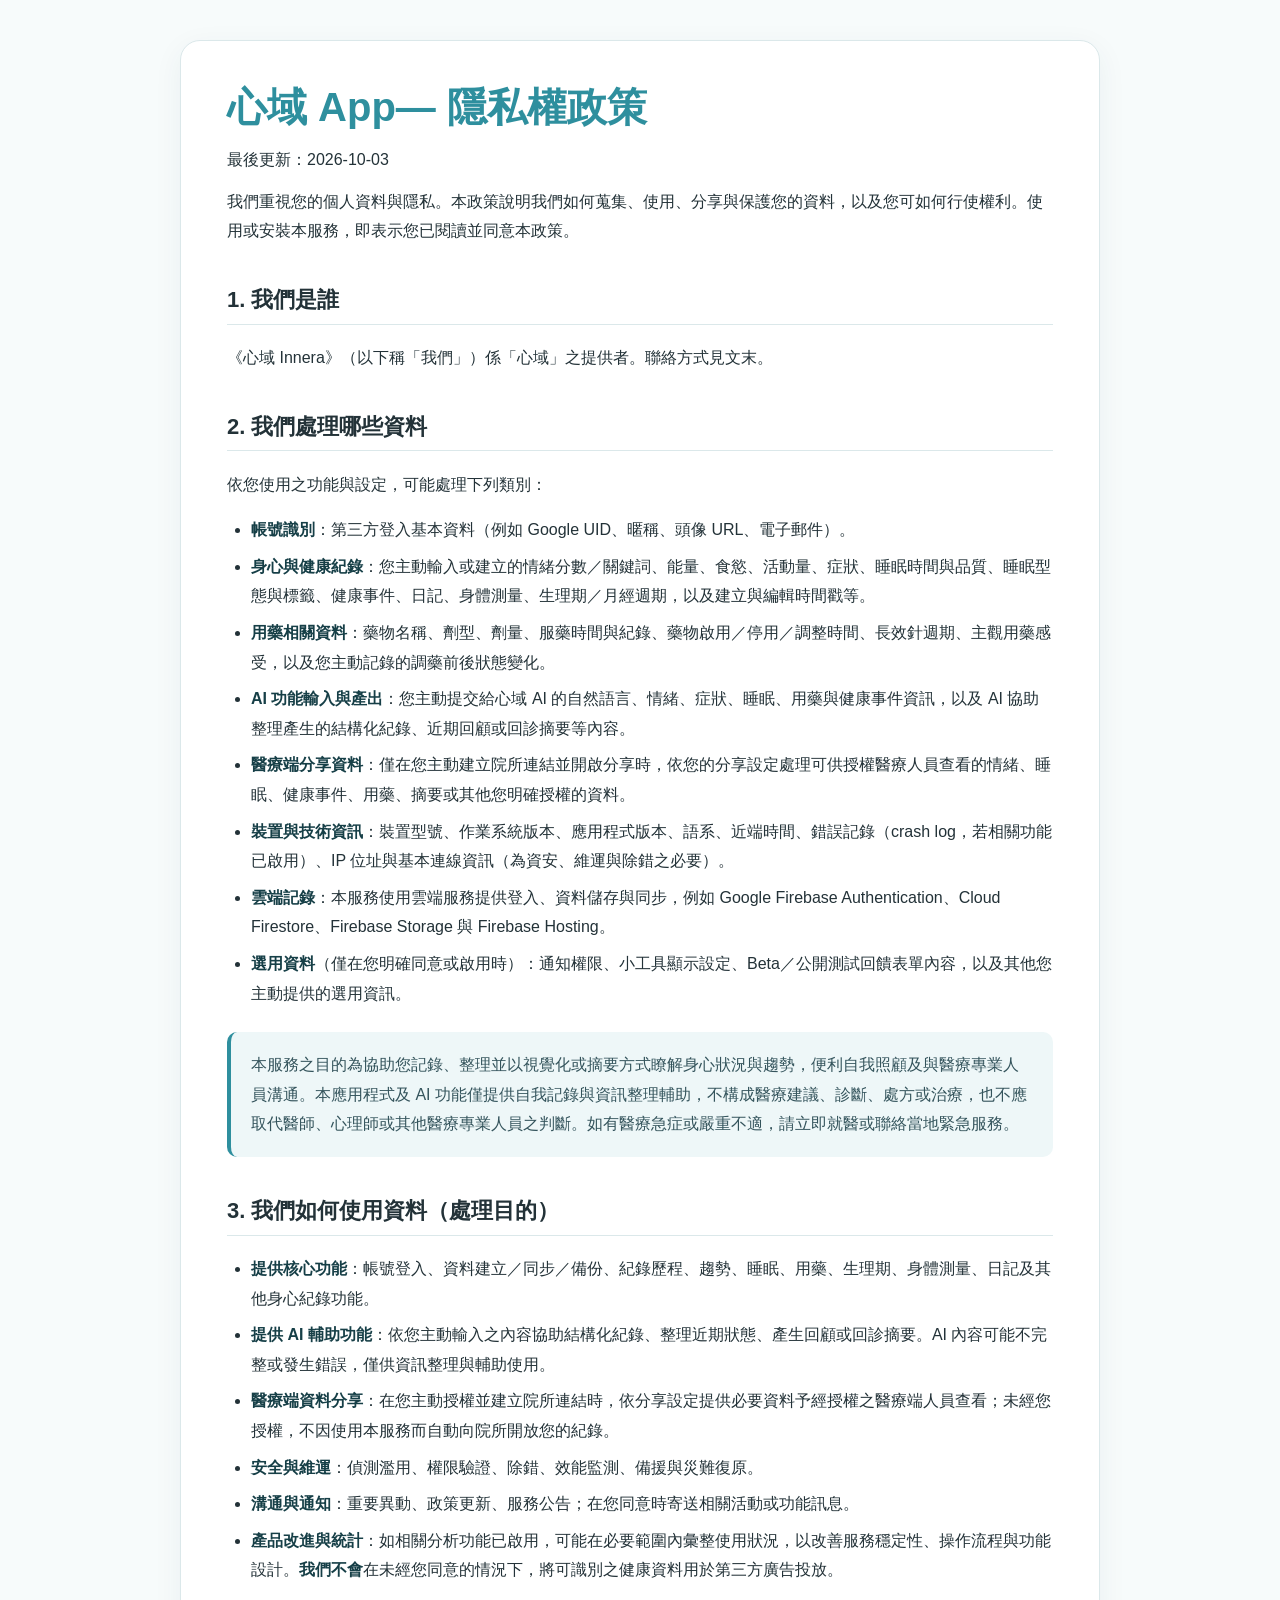
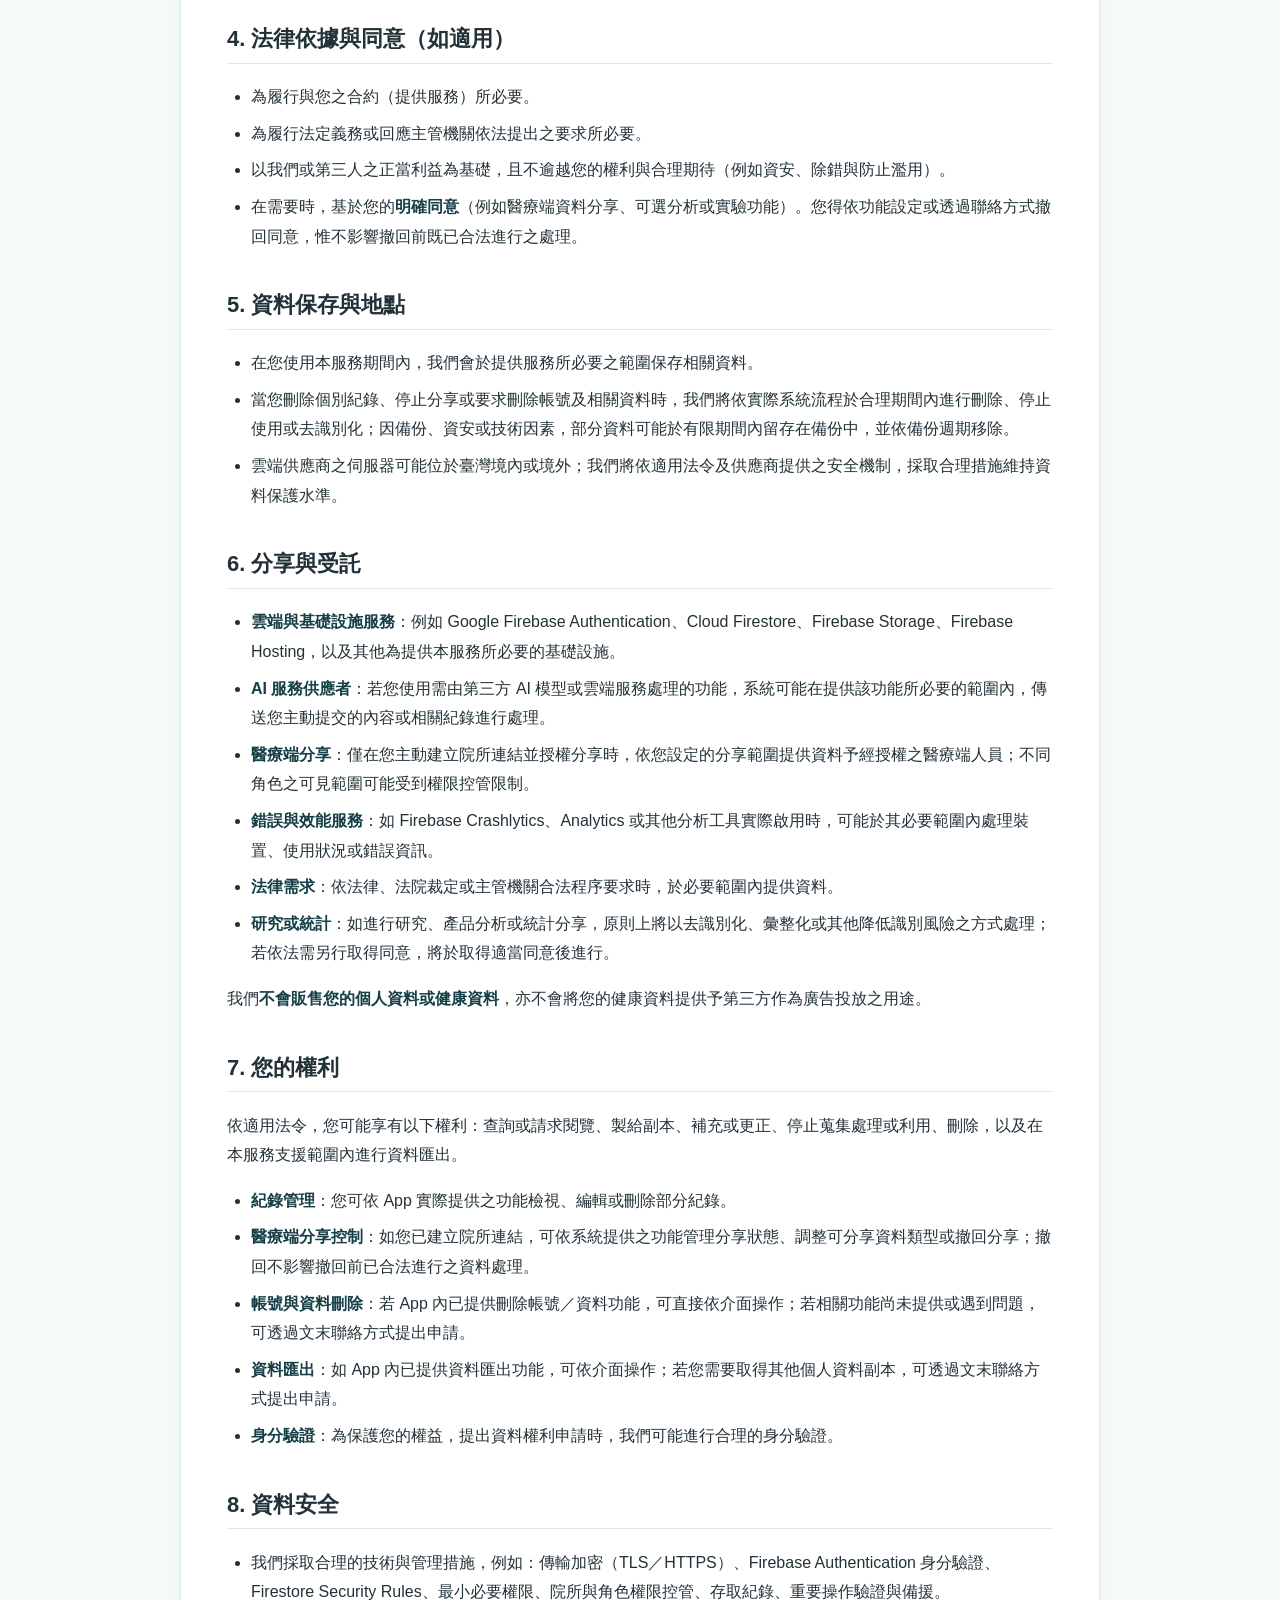
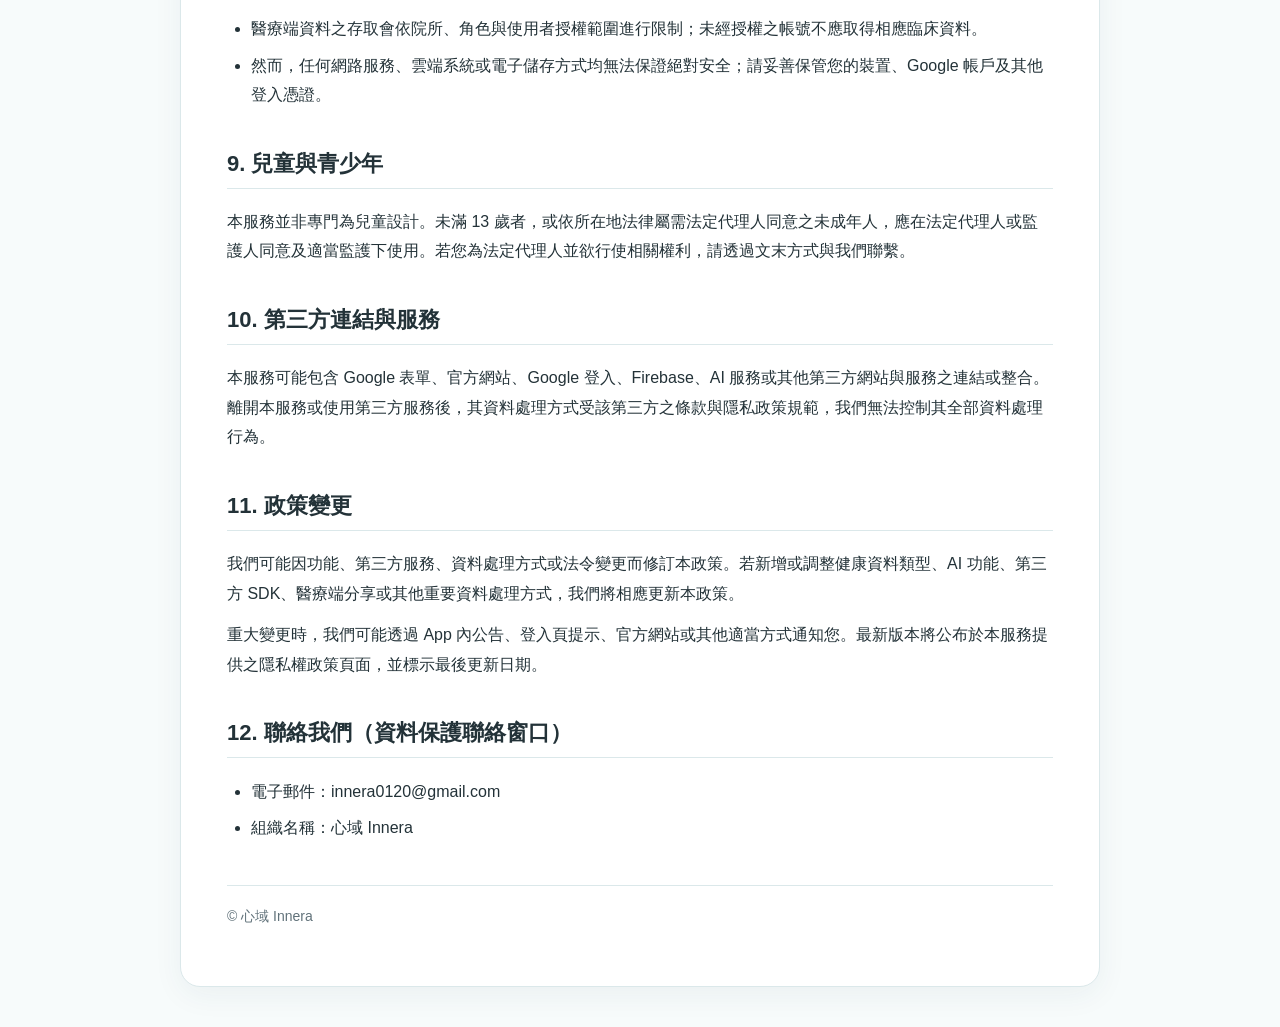
<file: privacy.html>
<!DOCTYPE html>
<html lang="zh-Hant">
<head>
  <meta charset="UTF-8">
  <meta name="viewport" content="width=device-width, initial-scale=1.0">
  <title>心域 Innera｜隱私權政策</title>
  <meta name="description" content="心域 Innera 隱私權政策">
  <style>
    :root {
      --bg: #f7fbfb;
      --card: #ffffff;
      --text: #233238;
      --muted: #61727a;
      --brand: #2e8f9e;
      --line: #dbe8ea;
      --quote: #eef7f8;
    }
    * { box-sizing: border-box; }
    body {
      margin: 0;
      background: var(--bg);
      color: var(--text);
      font-family: -apple-system, BlinkMacSystemFont, "Segoe UI",
                   "Noto Sans TC", "PingFang TC", "Microsoft JhengHei",
                   sans-serif;
      line-height: 1.85;
    }
    main {
      width: min(920px, calc(100% - 32px));
      margin: 40px auto;
      background: var(--card);
      border: 1px solid var(--line);
      border-radius: 20px;
      padding: 40px 46px 56px;
      box-shadow: 0 8px 30px rgba(30, 70, 80, .06);
    }
    h1 {
      margin: 0 0 8px;
      color: var(--brand);
      font-size: clamp(28px, 4vw, 40px);
      line-height: 1.3;
    }
    h2 {
      margin-top: 38px;
      padding-bottom: 8px;
      border-bottom: 1px solid var(--line);
      font-size: 22px;
      line-height: 1.45;
    }
    p, li { font-size: 16px; }
    p { margin: 12px 0; }
    ul { padding-left: 1.5rem; }
    li { margin: 7px 0; }
    strong { color: #163f47; }
    a {
      color: var(--brand);
      text-decoration-thickness: 1px;
      text-underline-offset: 3px;
    }
    blockquote {
      margin: 24px 0;
      padding: 18px 20px;
      background: var(--quote);
      border-left: 4px solid var(--brand);
      border-radius: 10px;
      color: #34545c;
    }
    footer {
      margin-top: 42px;
      padding-top: 18px;
      border-top: 1px solid var(--line);
      color: var(--muted);
      font-size: 14px;
    }
    @media (max-width: 640px) {
      main {
        width: 100%;
        margin: 0;
        border: 0;
        border-radius: 0;
        padding: 28px 20px 42px;
      }
      h2 { margin-top: 30px; }
    }
  </style>
</head>
<body>
  <main>
    <h1>心域 App— 隱私權政策</h1><p>最後更新：2026-10-03</p><p>我們重視您的個人資料與隱私。本政策說明我們如何蒐集、使用、分享與保護您的資料，以及您可如何行使權利。使用或安裝本服務，即表示您已閱讀並同意本政策。</p><h2>1. 我們是誰</h2><p>《心域 Innera》（以下稱「我們」）係「心域」之提供者。聯絡方式見文末。</p><h2>2. 我們處理哪些資料</h2><p>依您使用之功能與設定，可能處理下列類別：</p><ul><li><strong>帳號識別</strong>：第三方登入基本資料（例如 Google UID、暱稱、頭像 URL、電子郵件）。</li><li><strong>身心與健康紀錄</strong>：您主動輸入或建立的情緒分數／關鍵詞、能量、食慾、活動量、症狀、睡眠時間與品質、睡眠型態與標籤、健康事件、日記、身體測量、生理期／月經週期，以及建立與編輯時間戳等。</li><li><strong>用藥相關資料</strong>：藥物名稱、劑型、劑量、服藥時間與紀錄、藥物啟用／停用／調整時間、長效針週期、主觀用藥感受，以及您主動記錄的調藥前後狀態變化。</li><li><strong>AI 功能輸入與產出</strong>：您主動提交給心域 AI 的自然語言、情緒、症狀、睡眠、用藥與健康事件資訊，以及 AI 協助整理產生的結構化紀錄、近期回顧或回診摘要等內容。</li><li><strong>醫療端分享資料</strong>：僅在您主動建立院所連結並開啟分享時，依您的分享設定處理可供授權醫療人員查看的情緒、睡眠、健康事件、用藥、摘要或其他您明確授權的資料。</li><li><strong>裝置與技術資訊</strong>：裝置型號、作業系統版本、應用程式版本、語系、近端時間、錯誤記錄（crash log，若相關功能已啟用）、IP 位址與基本連線資訊（為資安、維運與除錯之必要）。</li><li><strong>雲端記錄</strong>：本服務使用雲端服務提供登入、資料儲存與同步，例如 Google Firebase Authentication、Cloud Firestore、Firebase Storage 與 Firebase Hosting。</li><li><strong>選用資料</strong>（僅在您明確同意或啟用時）：通知權限、小工具顯示設定、Beta／公開測試回饋表單內容，以及其他您主動提供的選用資訊。</li></ul><blockquote>本服務之目的為協助您記錄、整理並以視覺化或摘要方式瞭解身心狀況與趨勢，便利自我照顧及與醫療專業人員溝通。本應用程式及 AI 功能僅提供自我記錄與資訊整理輔助，不構成醫療建議、診斷、處方或治療，也不應取代醫師、心理師或其他醫療專業人員之判斷。如有醫療急症或嚴重不適，請立即就醫或聯絡當地緊急服務。</blockquote><h2>3. 我們如何使用資料（處理目的）</h2><ul><li><strong>提供核心功能</strong>：帳號登入、資料建立／同步／備份、紀錄歷程、趨勢、睡眠、用藥、生理期、身體測量、日記及其他身心紀錄功能。</li><li><strong>提供 AI 輔助功能</strong>：依您主動輸入之內容協助結構化紀錄、整理近期狀態、產生回顧或回診摘要。AI 內容可能不完整或發生錯誤，僅供資訊整理與輔助使用。</li><li><strong>醫療端資料分享</strong>：在您主動授權並建立院所連結時，依分享設定提供必要資料予經授權之醫療端人員查看；未經您授權，不因使用本服務而自動向院所開放您的紀錄。</li><li><strong>安全與維運</strong>：偵測濫用、權限驗證、除錯、效能監測、備援與災難復原。</li><li><strong>溝通與通知</strong>：重要異動、政策更新、服務公告；在您同意時寄送相關活動或功能訊息。</li><li><strong>產品改進與統計</strong>：如相關分析功能已啟用，可能在必要範圍內彙整使用狀況，以改善服務穩定性、操作流程與功能設計。<strong>我們不會</strong>在未經您同意的情況下，將可識別之健康資料用於第三方廣告投放。</li></ul><h2>4. 法律依據與同意（如適用）</h2><ul><li>為履行與您之合約（提供服務）所必要。</li><li>為履行法定義務或回應主管機關依法提出之要求所必要。</li><li>以我們或第三人之正當利益為基礎，且不逾越您的權利與合理期待（例如資安、除錯與防止濫用）。</li><li>在需要時，基於您的<strong>明確同意</strong>（例如醫療端資料分享、可選分析或實驗功能）。您得依功能設定或透過聯絡方式撤回同意，惟不影響撤回前既已合法進行之處理。</li></ul><h2>5. 資料保存與地點</h2><ul><li>在您使用本服務期間內，我們會於提供服務所必要之範圍保存相關資料。</li><li>當您刪除個別紀錄、停止分享或要求刪除帳號及相關資料時，我們將依實際系統流程於合理期間內進行刪除、停止使用或去識別化；因備份、資安或技術因素，部分資料可能於有限期間內留存在備份中，並依備份週期移除。</li><li>雲端供應商之伺服器可能位於臺灣境內或境外；我們將依適用法令及供應商提供之安全機制，採取合理措施維持資料保護水準。</li></ul><h2>6. 分享與受託</h2><ul><li><strong>雲端與基礎設施服務</strong>：例如 Google Firebase Authentication、Cloud Firestore、Firebase Storage、Firebase Hosting，以及其他為提供本服務所必要的基礎設施。</li><li><strong>AI 服務供應者</strong>：若您使用需由第三方 AI 模型或雲端服務處理的功能，系統可能在提供該功能所必要的範圍內，傳送您主動提交的內容或相關紀錄進行處理。</li><li><strong>醫療端分享</strong>：僅在您主動建立院所連結並授權分享時，依您設定的分享範圍提供資料予經授權之醫療端人員；不同角色之可見範圍可能受到權限控管限制。</li><li><strong>錯誤與效能服務</strong>：如 Firebase Crashlytics、Analytics 或其他分析工具實際啟用時，可能於其必要範圍內處理裝置、使用狀況或錯誤資訊。</li><li><strong>法律需求</strong>：依法律、法院裁定或主管機關合法程序要求時，於必要範圍內提供資料。</li><li><strong>研究或統計</strong>：如進行研究、產品分析或統計分享，原則上將以去識別化、彙整化或其他降低識別風險之方式處理；若依法需另行取得同意，將於取得適當同意後進行。</li></ul><p>我們<strong>不會販售您的個人資料或健康資料</strong>，亦不會將您的健康資料提供予第三方作為廣告投放之用途。</p><h2>7. 您的權利</h2><p>依適用法令，您可能享有以下權利：查詢或請求閱覽、製給副本、補充或更正、停止蒐集處理或利用、刪除，以及在本服務支援範圍內進行資料匯出。</p><ul><li><strong>紀錄管理</strong>：您可依 App 實際提供之功能檢視、編輯或刪除部分紀錄。</li><li><strong>醫療端分享控制</strong>：如您已建立院所連結，可依系統提供之功能管理分享狀態、調整可分享資料類型或撤回分享；撤回不影響撤回前已合法進行之資料處理。</li><li><strong>帳號與資料刪除</strong>：若 App 內已提供刪除帳號／資料功能，可直接依介面操作；若相關功能尚未提供或遇到問題，可透過文末聯絡方式提出申請。</li><li><strong>資料匯出</strong>：如 App 內已提供資料匯出功能，可依介面操作；若您需要取得其他個人資料副本，可透過文末聯絡方式提出申請。</li><li><strong>身分驗證</strong>：為保護您的權益，提出資料權利申請時，我們可能進行合理的身分驗證。</li></ul><h2>8. 資料安全</h2><ul><li>我們採取合理的技術與管理措施，例如：傳輸加密（TLS／HTTPS）、Firebase Authentication 身分驗證、Firestore Security Rules、最小必要權限、院所與角色權限控管、存取紀錄、重要操作驗證與備援。</li><li>醫療端資料之存取會依院所、角色與使用者授權範圍進行限制；未經授權之帳號不應取得相應臨床資料。</li><li>然而，任何網路服務、雲端系統或電子儲存方式均無法保證絕對安全；請妥善保管您的裝置、Google 帳戶及其他登入憑證。</li></ul><h2>9. 兒童與青少年</h2><p>本服務並非專門為兒童設計。未滿 13 歲者，或依所在地法律屬需法定代理人同意之未成年人，應在法定代理人或監護人同意及適當監護下使用。若您為法定代理人並欲行使相關權利，請透過文末方式與我們聯繫。</p><h2>10. 第三方連結與服務</h2><p>本服務可能包含 Google 表單、官方網站、Google 登入、Firebase、AI 服務或其他第三方網站與服務之連結或整合。離開本服務或使用第三方服務後，其資料處理方式受該第三方之條款與隱私政策規範，我們無法控制其全部資料處理行為。</p><h2>11. 政策變更</h2><p>我們可能因功能、第三方服務、資料處理方式或法令變更而修訂本政策。若新增或調整健康資料類型、AI 功能、第三方 SDK、醫療端分享或其他重要資料處理方式，我們將相應更新本政策。</p><p>重大變更時，我們可能透過 App 內公告、登入頁提示、官方網站或其他適當方式通知您。最新版本將公布於本服務提供之隱私權政策頁面，並標示最後更新日期。</p><h2>12. 聯絡我們（資料保護聯絡窗口）</h2><ul><li>電子郵件：innera0120@gmail.com</li><li>組織名稱：心域 Innera</li></ul>
    <footer>© 心域 Innera</footer>
  </main>
</body>
</html>
</file>
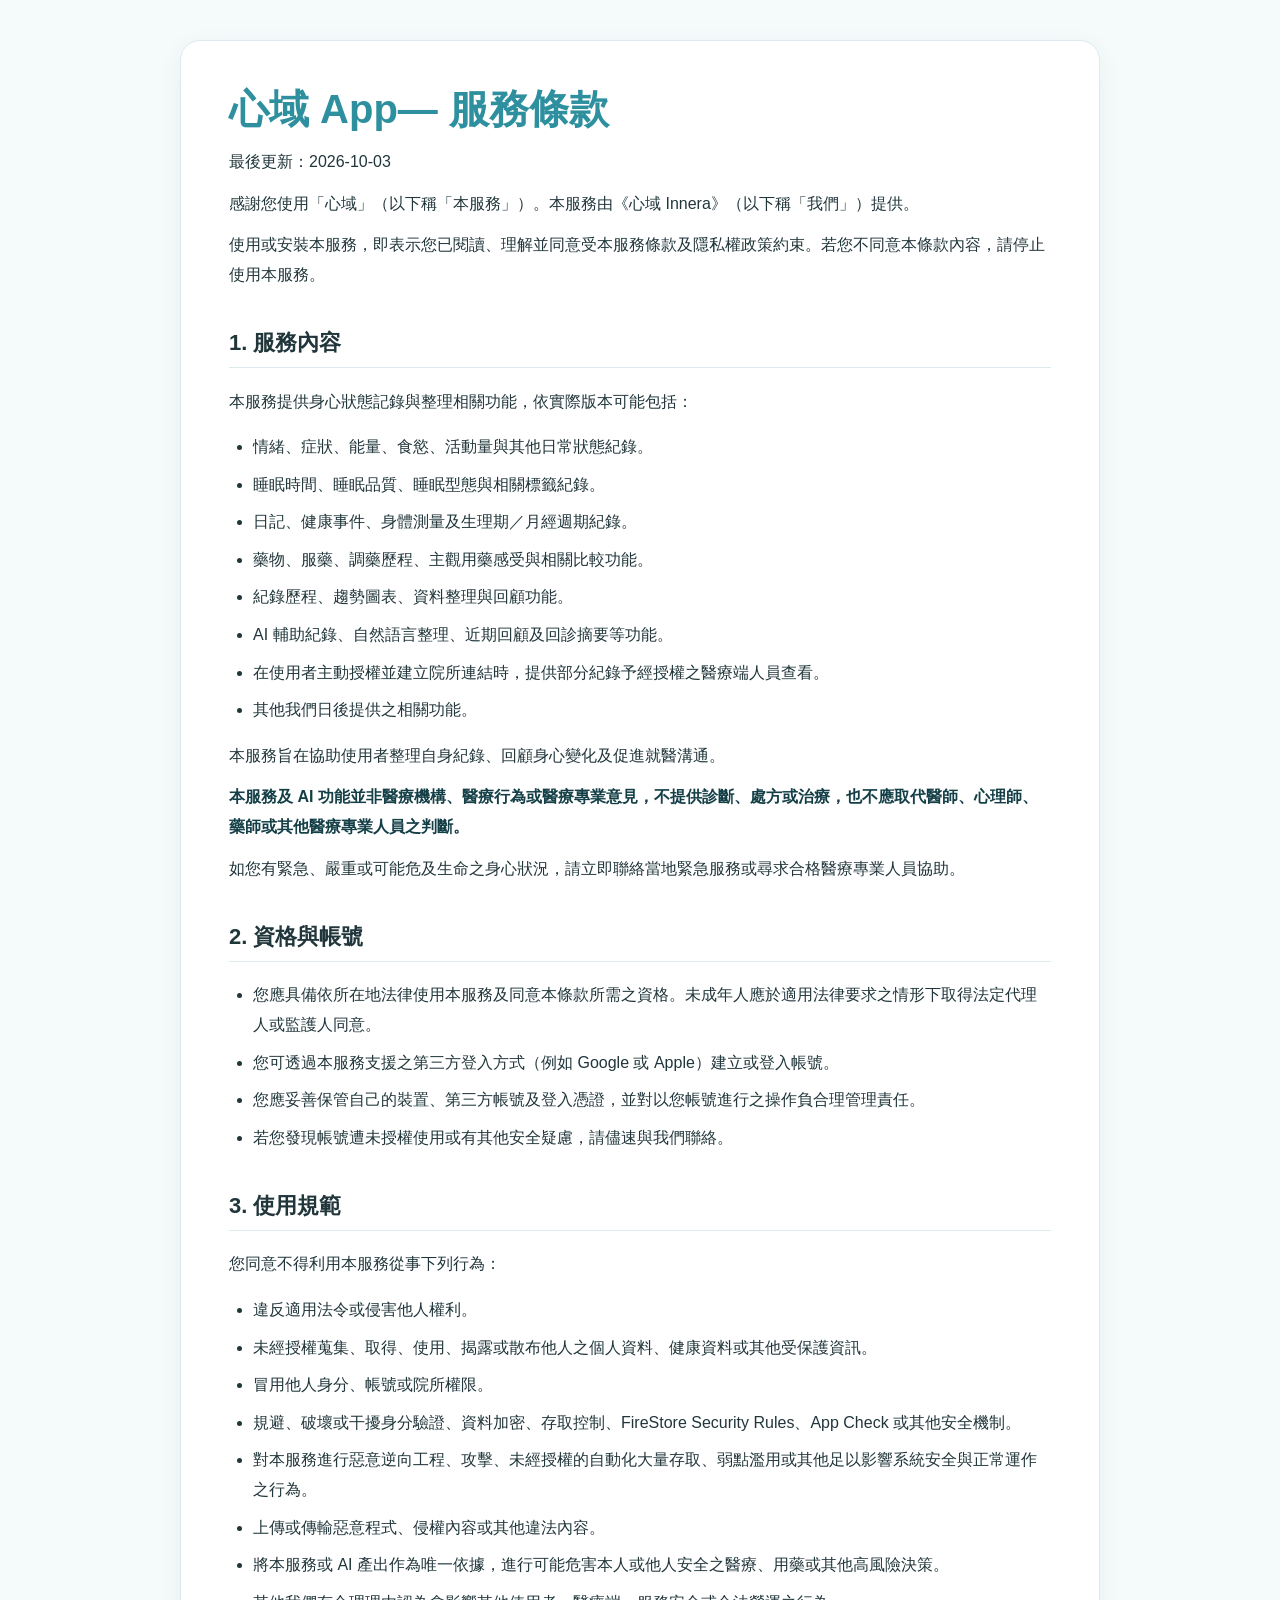
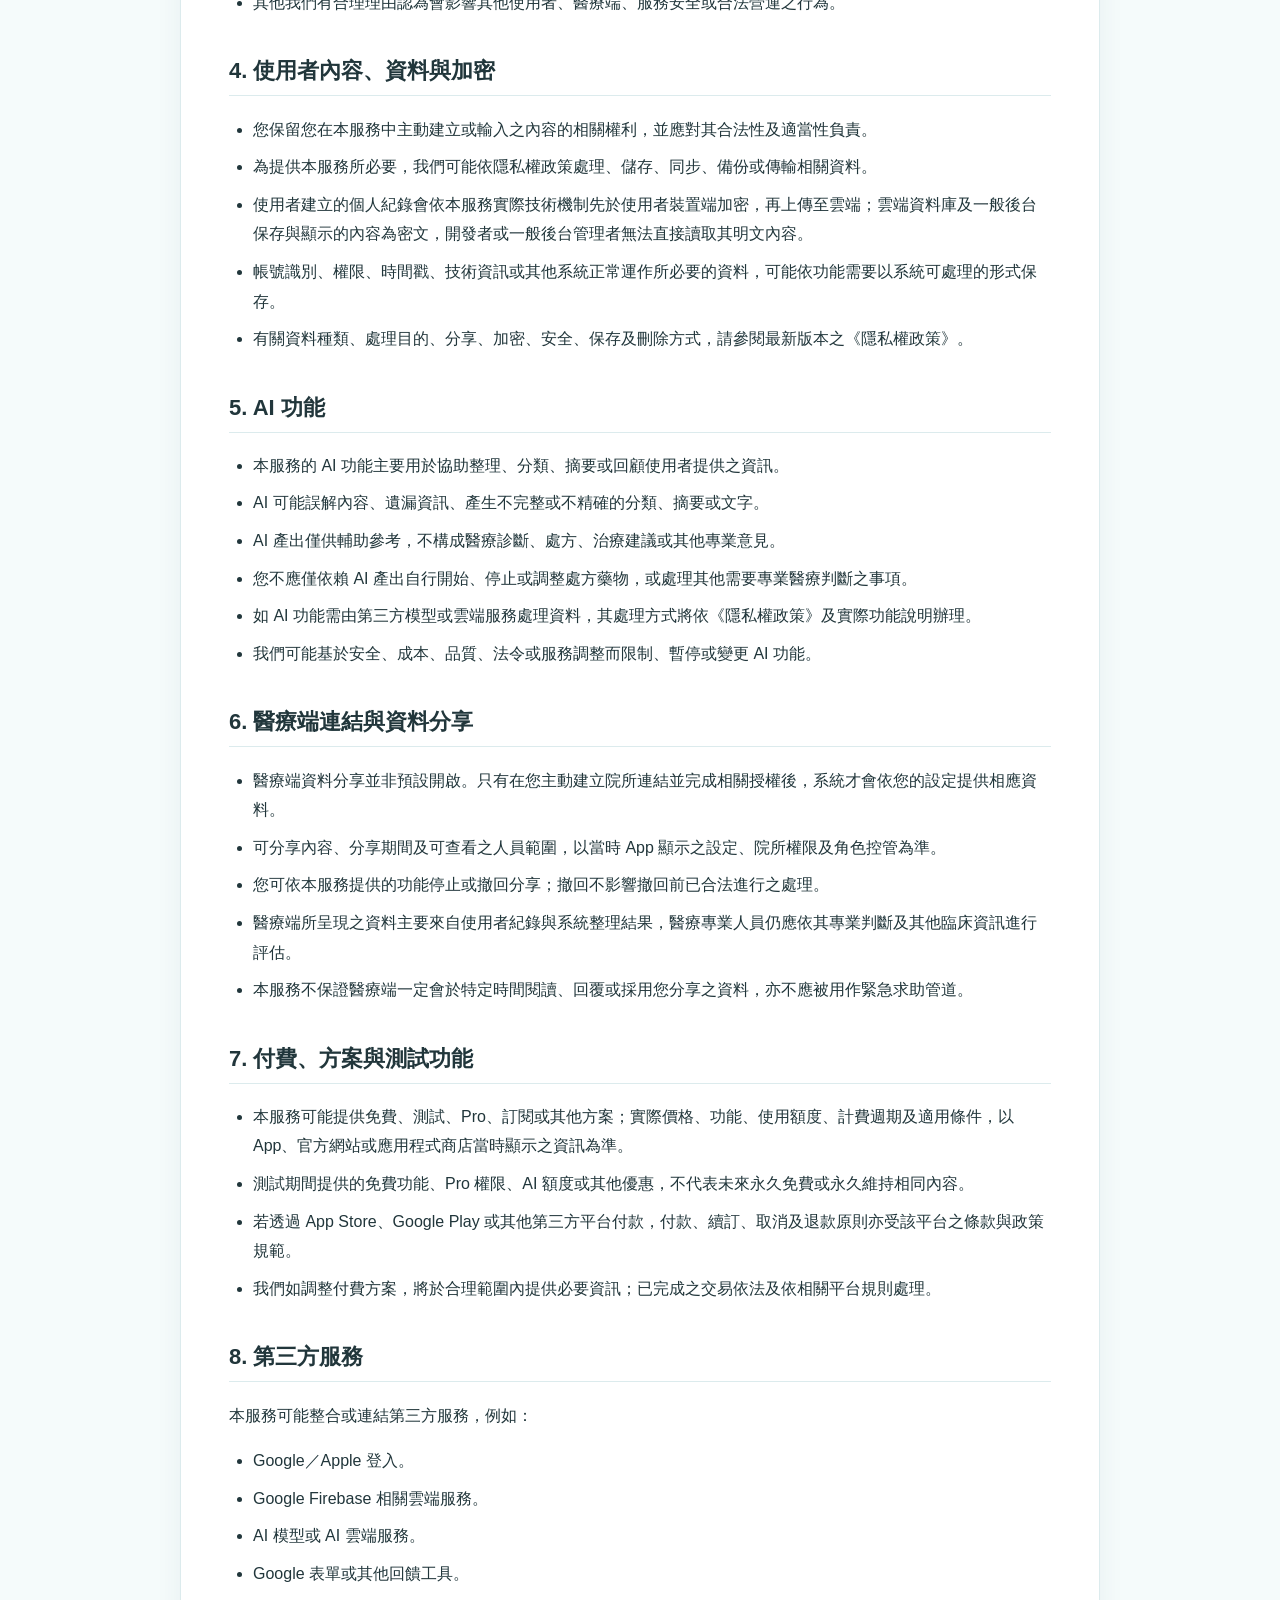
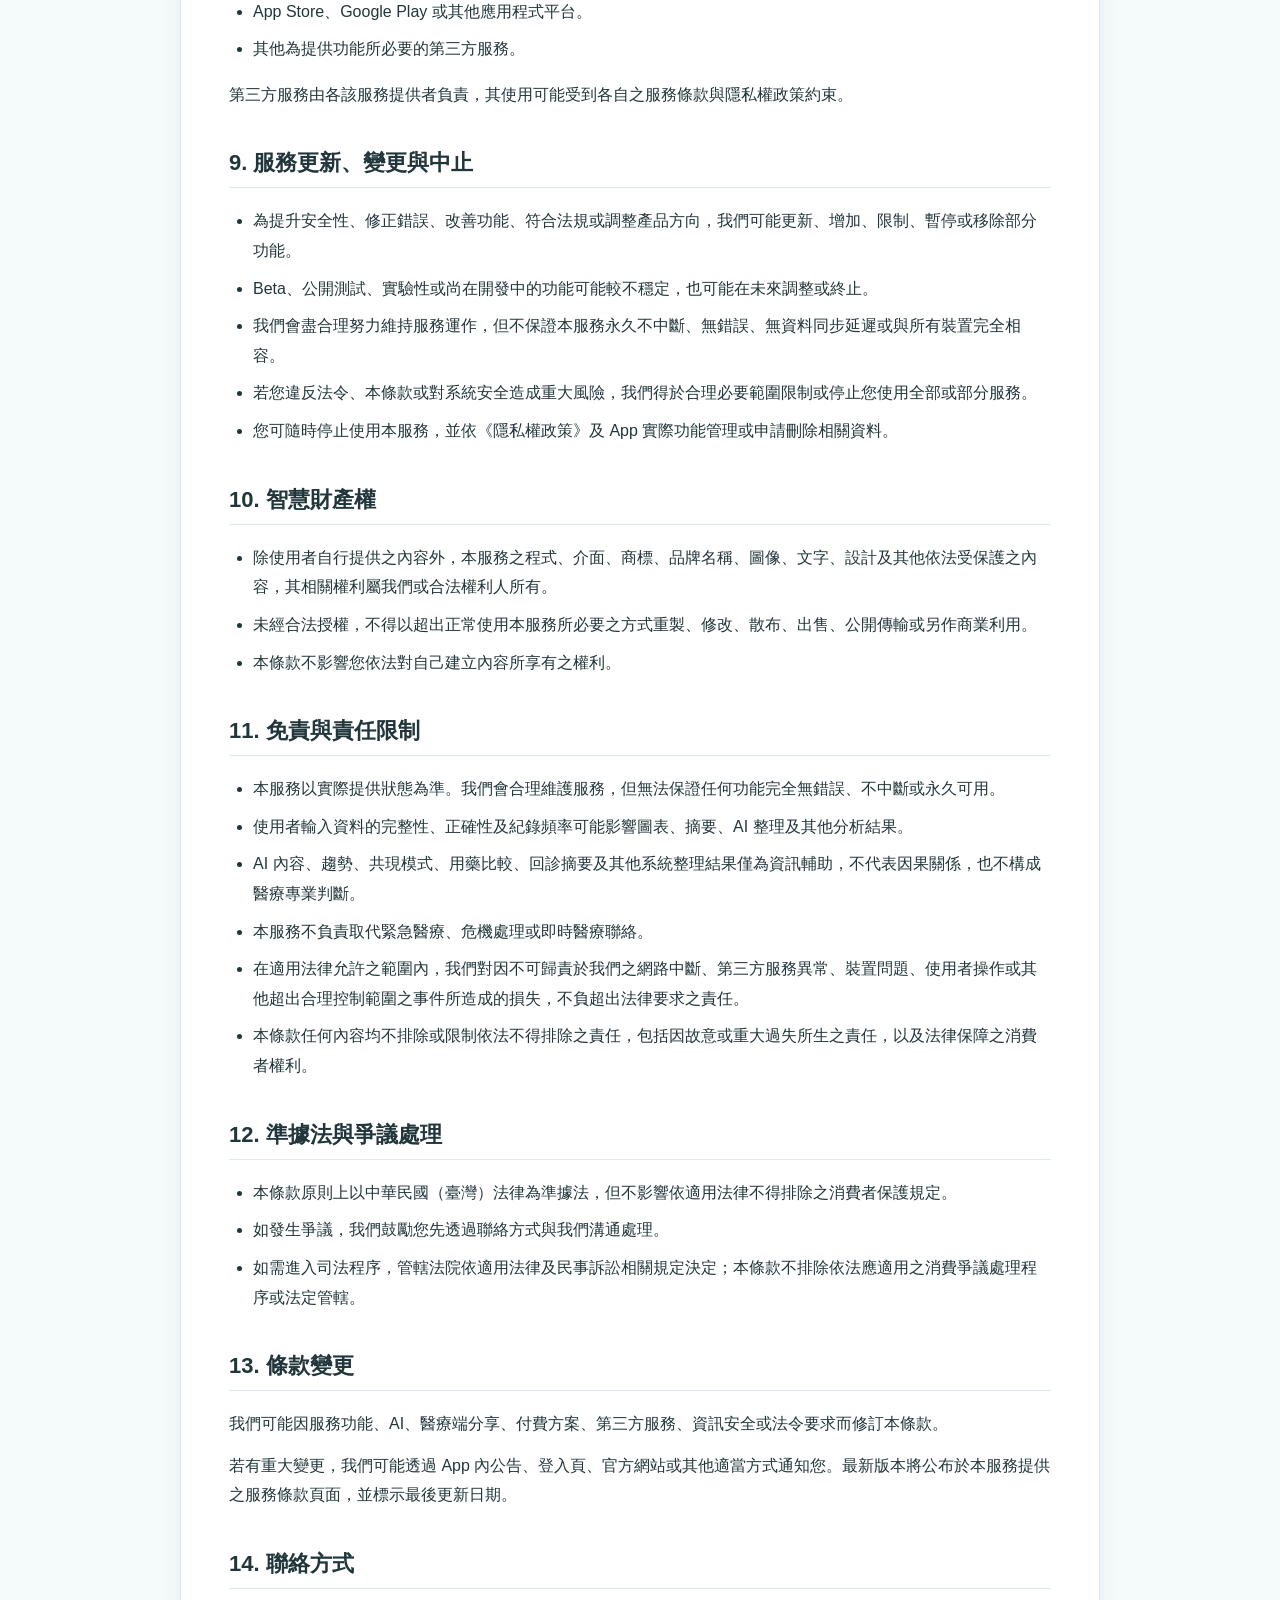
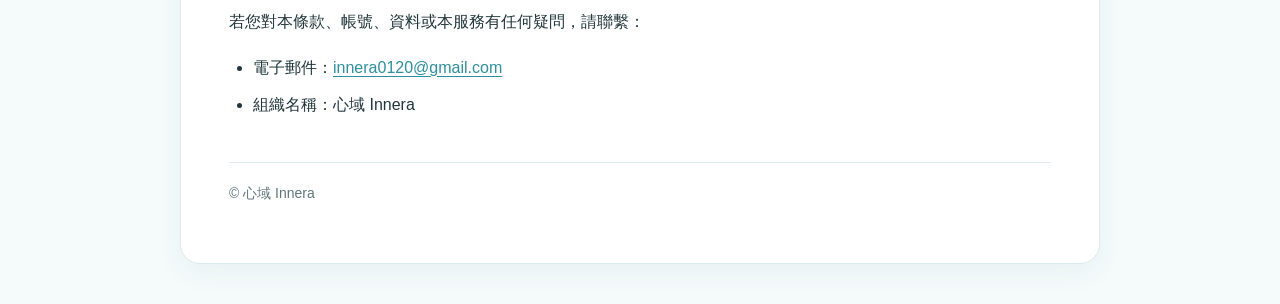
<file: terms.html>
<!DOCTYPE html>
<html lang="zh-Hant">
<head>
  <meta charset="UTF-8">
  <meta name="viewport" content="width=device-width, initial-scale=1.0">
  <title>心域 Innera｜服務條款</title>
  <meta name="description" content="心域 Innera 服務條款">
  <style>
    :root {
      --bg: #f5fbfb;
      --card: #ffffff;
      --text: #21363b;
      --muted: #60767c;
      --brand: #2e8f9e;
      --line: #dcebed;
      --quote: #eef8f8;
    }
    * { box-sizing: border-box; }
    body {
      margin: 0;
      background: var(--bg);
      color: var(--text);
      font-family: -apple-system, BlinkMacSystemFont, "Segoe UI",
                   "Noto Sans TC", "PingFang TC", "Microsoft JhengHei", sans-serif;
      line-height: 1.85;
    }
    main {
      width: min(920px, calc(100% - 32px));
      margin: 40px auto;
      padding: 42px 48px 56px;
      background: var(--card);
      border: 1px solid var(--line);
      border-radius: 20px;
      box-shadow: 0 8px 28px rgba(35, 75, 85, .06);
    }
    h1 {
      margin: 0 0 8px;
      color: var(--brand);
      font-size: clamp(28px, 4vw, 40px);
      line-height: 1.3;
    }
    h2 {
      margin-top: 38px;
      padding-bottom: 8px;
      border-bottom: 1px solid var(--line);
      font-size: 22px;
      line-height: 1.45;
    }
    p, li { font-size: 16px; }
    p { margin: 12px 0; }
    ul { padding-left: 1.5rem; }
    li { margin: 8px 0; }
    strong { color: #143f47; }
    a {
      color: var(--brand);
      text-underline-offset: 3px;
    }
    blockquote {
      margin: 24px 0;
      padding: 18px 20px;
      background: var(--quote);
      border-left: 4px solid var(--brand);
      border-radius: 10px;
      color: #34575e;
    }
    footer {
      margin-top: 42px;
      padding-top: 18px;
      border-top: 1px solid var(--line);
      color: var(--muted);
      font-size: 14px;
    }
    @media (max-width: 640px) {
      main {
        width: 100%;
        margin: 0;
        padding: 28px 20px 42px;
        border: 0;
        border-radius: 0;
      }
      h2 { margin-top: 30px; }
    }
  </style>
</head>
<body>
  <main>
    <h1>心域 App— 服務條款</h1><p>最後更新：2026-10-03</p><p>感謝您使用「心域」（以下稱「本服務」）。本服務由《心域 Innera》（以下稱「我們」）提供。</p><p>使用或安裝本服務，即表示您已閱讀、理解並同意受本服務條款及隱私權政策約束。若您不同意本條款內容，請停止使用本服務。</p><h2>1. 服務內容</h2><p>本服務提供身心狀態記錄與整理相關功能，依實際版本可能包括：</p><ul><li>情緒、症狀、能量、食慾、活動量與其他日常狀態紀錄。</li><li>睡眠時間、睡眠品質、睡眠型態與相關標籤紀錄。</li><li>日記、健康事件、身體測量及生理期／月經週期紀錄。</li><li>藥物、服藥、調藥歷程、主觀用藥感受與相關比較功能。</li><li>紀錄歷程、趨勢圖表、資料整理與回顧功能。</li><li>AI 輔助紀錄、自然語言整理、近期回顧及回診摘要等功能。</li><li>在使用者主動授權並建立院所連結時，提供部分紀錄予經授權之醫療端人員查看。</li><li>其他我們日後提供之相關功能。</li></ul><p>本服務旨在協助使用者整理自身紀錄、回顧身心變化及促進就醫溝通。</p><p><strong>本服務及 AI 功能並非醫療機構、醫療行為或醫療專業意見，不提供診斷、處方或治療，也不應取代醫師、心理師、藥師或其他醫療專業人員之判斷。</strong></p><p>如您有緊急、嚴重或可能危及生命之身心狀況，請立即聯絡當地緊急服務或尋求合格醫療專業人員協助。</p><h2>2. 資格與帳號</h2><ul><li>您應具備依所在地法律使用本服務及同意本條款所需之資格。未成年人應於適用法律要求之情形下取得法定代理人或監護人同意。</li><li>您可透過本服務支援之第三方登入方式（例如 Google 或 Apple）建立或登入帳號。</li><li>您應妥善保管自己的裝置、第三方帳號及登入憑證，並對以您帳號進行之操作負合理管理責任。</li><li>若您發現帳號遭未授權使用或有其他安全疑慮，請儘速與我們聯絡。</li></ul><h2>3. 使用規範</h2><p>您同意不得利用本服務從事下列行為：</p><ul><li>違反適用法令或侵害他人權利。</li><li>未經授權蒐集、取得、使用、揭露或散布他人之個人資料、健康資料或其他受保護資訊。</li><li>冒用他人身分、帳號或院所權限。</li><li>規避、破壞或干擾身分驗證、資料加密、存取控制、FireStore Security Rules、App Check 或其他安全機制。</li><li>對本服務進行惡意逆向工程、攻擊、未經授權的自動化大量存取、弱點濫用或其他足以影響系統安全與正常運作之行為。</li><li>上傳或傳輸惡意程式、侵權內容或其他違法內容。</li><li>將本服務或 AI 產出作為唯一依據，進行可能危害本人或他人安全之醫療、用藥或其他高風險決策。</li><li>其他我們有合理理由認為會影響其他使用者、醫療端、服務安全或合法營運之行為。</li></ul><h2>4. 使用者內容、資料與加密</h2><ul><li>您保留您在本服務中主動建立或輸入之內容的相關權利，並應對其合法性及適當性負責。</li><li>為提供本服務所必要，我們可能依隱私權政策處理、儲存、同步、備份或傳輸相關資料。</li><li>使用者建立的個人紀錄會依本服務實際技術機制先於使用者裝置端加密，再上傳至雲端；雲端資料庫及一般後台保存與顯示的內容為密文，開發者或一般後台管理者無法直接讀取其明文內容。</li><li>帳號識別、權限、時間戳、技術資訊或其他系統正常運作所必要的資料，可能依功能需要以系統可處理的形式保存。</li><li>有關資料種類、處理目的、分享、加密、安全、保存及刪除方式，請參閱最新版本之《隱私權政策》。</li></ul><h2>5. AI 功能</h2><ul><li>本服務的 AI 功能主要用於協助整理、分類、摘要或回顧使用者提供之資訊。</li><li>AI 可能誤解內容、遺漏資訊、產生不完整或不精確的分類、摘要或文字。</li><li>AI 產出僅供輔助參考，不構成醫療診斷、處方、治療建議或其他專業意見。</li><li>您不應僅依賴 AI 產出自行開始、停止或調整處方藥物，或處理其他需要專業醫療判斷之事項。</li><li>如 AI 功能需由第三方模型或雲端服務處理資料，其處理方式將依《隱私權政策》及實際功能說明辦理。</li><li>我們可能基於安全、成本、品質、法令或服務調整而限制、暫停或變更 AI 功能。</li></ul><h2>6. 醫療端連結與資料分享</h2><ul><li>醫療端資料分享並非預設開啟。只有在您主動建立院所連結並完成相關授權後，系統才會依您的設定提供相應資料。</li><li>可分享內容、分享期間及可查看之人員範圍，以當時 App 顯示之設定、院所權限及角色控管為準。</li><li>您可依本服務提供的功能停止或撤回分享；撤回不影響撤回前已合法進行之處理。</li><li>醫療端所呈現之資料主要來自使用者紀錄與系統整理結果，醫療專業人員仍應依其專業判斷及其他臨床資訊進行評估。</li><li>本服務不保證醫療端一定會於特定時間閱讀、回覆或採用您分享之資料，亦不應被用作緊急求助管道。</li></ul><h2>7. 付費、方案與測試功能</h2><ul><li>本服務可能提供免費、測試、Pro、訂閱或其他方案；實際價格、功能、使用額度、計費週期及適用條件，以 App、官方網站或應用程式商店當時顯示之資訊為準。</li><li>測試期間提供的免費功能、Pro 權限、AI 額度或其他優惠，不代表未來永久免費或永久維持相同內容。</li><li>若透過 App Store、Google Play 或其他第三方平台付款，付款、續訂、取消及退款原則亦受該平台之條款與政策規範。</li><li>我們如調整付費方案，將於合理範圍內提供必要資訊；已完成之交易依法及依相關平台規則處理。</li></ul><h2>8. 第三方服務</h2><p>本服務可能整合或連結第三方服務，例如：</p><ul><li>Google／Apple 登入。</li><li>Google Firebase 相關雲端服務。</li><li>AI 模型或 AI 雲端服務。</li><li>Google 表單或其他回饋工具。</li><li>App Store、Google Play 或其他應用程式平台。</li><li>其他為提供功能所必要的第三方服務。</li></ul><p>第三方服務由各該服務提供者負責，其使用可能受到各自之服務條款與隱私權政策約束。</p><h2>9. 服務更新、變更與中止</h2><ul><li>為提升安全性、修正錯誤、改善功能、符合法規或調整產品方向，我們可能更新、增加、限制、暫停或移除部分功能。</li><li>Beta、公開測試、實驗性或尚在開發中的功能可能較不穩定，也可能在未來調整或終止。</li><li>我們會盡合理努力維持服務運作，但不保證本服務永久不中斷、無錯誤、無資料同步延遲或與所有裝置完全相容。</li><li>若您違反法令、本條款或對系統安全造成重大風險，我們得於合理必要範圍限制或停止您使用全部或部分服務。</li><li>您可隨時停止使用本服務，並依《隱私權政策》及 App 實際功能管理或申請刪除相關資料。</li></ul><h2>10. 智慧財產權</h2><ul><li>除使用者自行提供之內容外，本服務之程式、介面、商標、品牌名稱、圖像、文字、設計及其他依法受保護之內容，其相關權利屬我們或合法權利人所有。</li><li>未經合法授權，不得以超出正常使用本服務所必要之方式重製、修改、散布、出售、公開傳輸或另作商業利用。</li><li>本條款不影響您依法對自己建立內容所享有之權利。</li></ul><h2>11. 免責與責任限制</h2><ul><li>本服務以實際提供狀態為準。我們會合理維護服務，但無法保證任何功能完全無錯誤、不中斷或永久可用。</li><li>使用者輸入資料的完整性、正確性及紀錄頻率可能影響圖表、摘要、AI 整理及其他分析結果。</li><li>AI 內容、趨勢、共現模式、用藥比較、回診摘要及其他系統整理結果僅為資訊輔助，不代表因果關係，也不構成醫療專業判斷。</li><li>本服務不負責取代緊急醫療、危機處理或即時醫療聯絡。</li><li>在適用法律允許之範圍內，我們對因不可歸責於我們之網路中斷、第三方服務異常、裝置問題、使用者操作或其他超出合理控制範圍之事件所造成的損失，不負超出法律要求之責任。</li><li>本條款任何內容均不排除或限制依法不得排除之責任，包括因故意或重大過失所生之責任，以及法律保障之消費者權利。</li></ul><h2>12. 準據法與爭議處理</h2><ul><li>本條款原則上以中華民國（臺灣）法律為準據法，但不影響依適用法律不得排除之消費者保護規定。</li><li>如發生爭議，我們鼓勵您先透過聯絡方式與我們溝通處理。</li><li>如需進入司法程序，管轄法院依適用法律及民事訴訟相關規定決定；本條款不排除依法應適用之消費爭議處理程序或法定管轄。</li></ul><h2>13. 條款變更</h2><p>我們可能因服務功能、AI、醫療端分享、付費方案、第三方服務、資訊安全或法令要求而修訂本條款。</p><p>若有重大變更，我們可能透過 App 內公告、登入頁、官方網站或其他適當方式通知您。最新版本將公布於本服務提供之服務條款頁面，並標示最後更新日期。</p><h2>14. 聯絡方式</h2><p>若您對本條款、帳號、資料或本服務有任何疑問，請聯繫：</p><ul><li>電子郵件：<a href="mailto:innera0120@gmail.com">innera0120@gmail.com</a></li><li>組織名稱：心域 Innera</li></ul>
    <footer>© 心域 Innera</footer>
  </main>
</body>
</html>
</file>
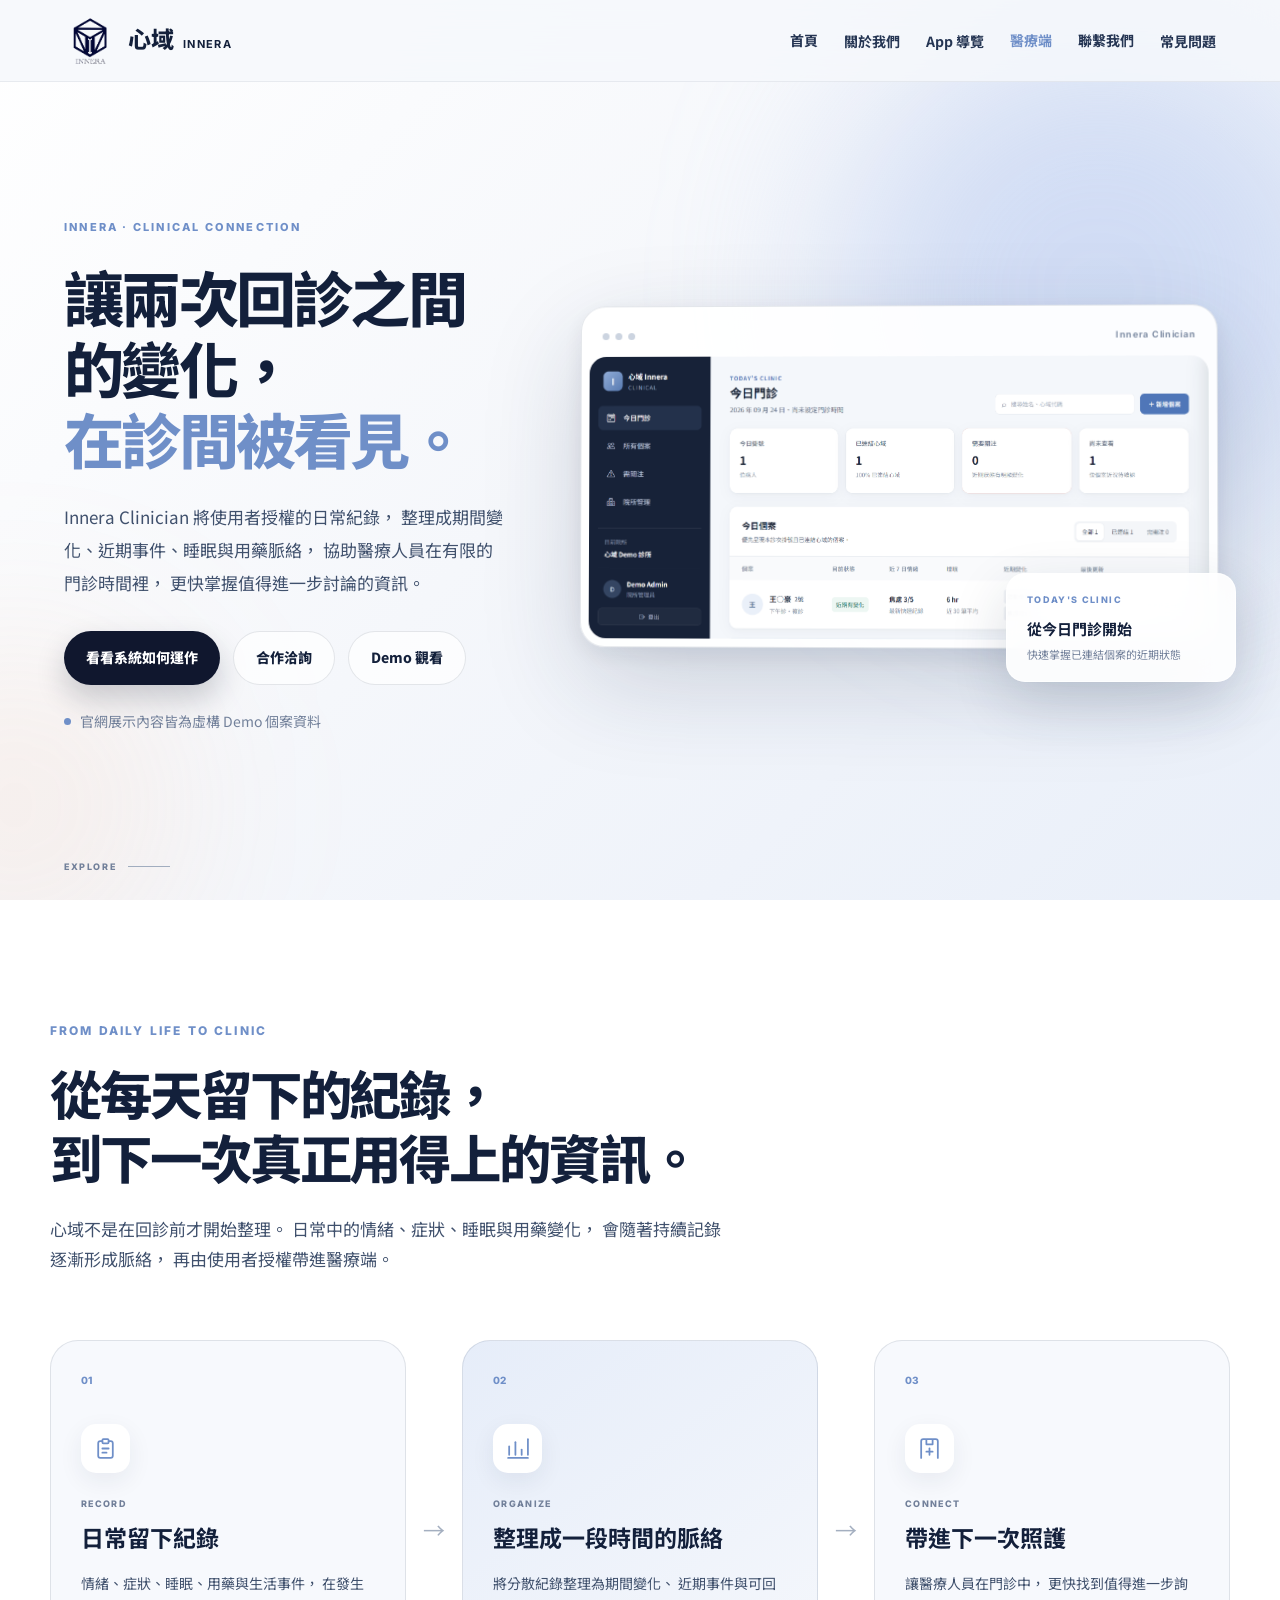
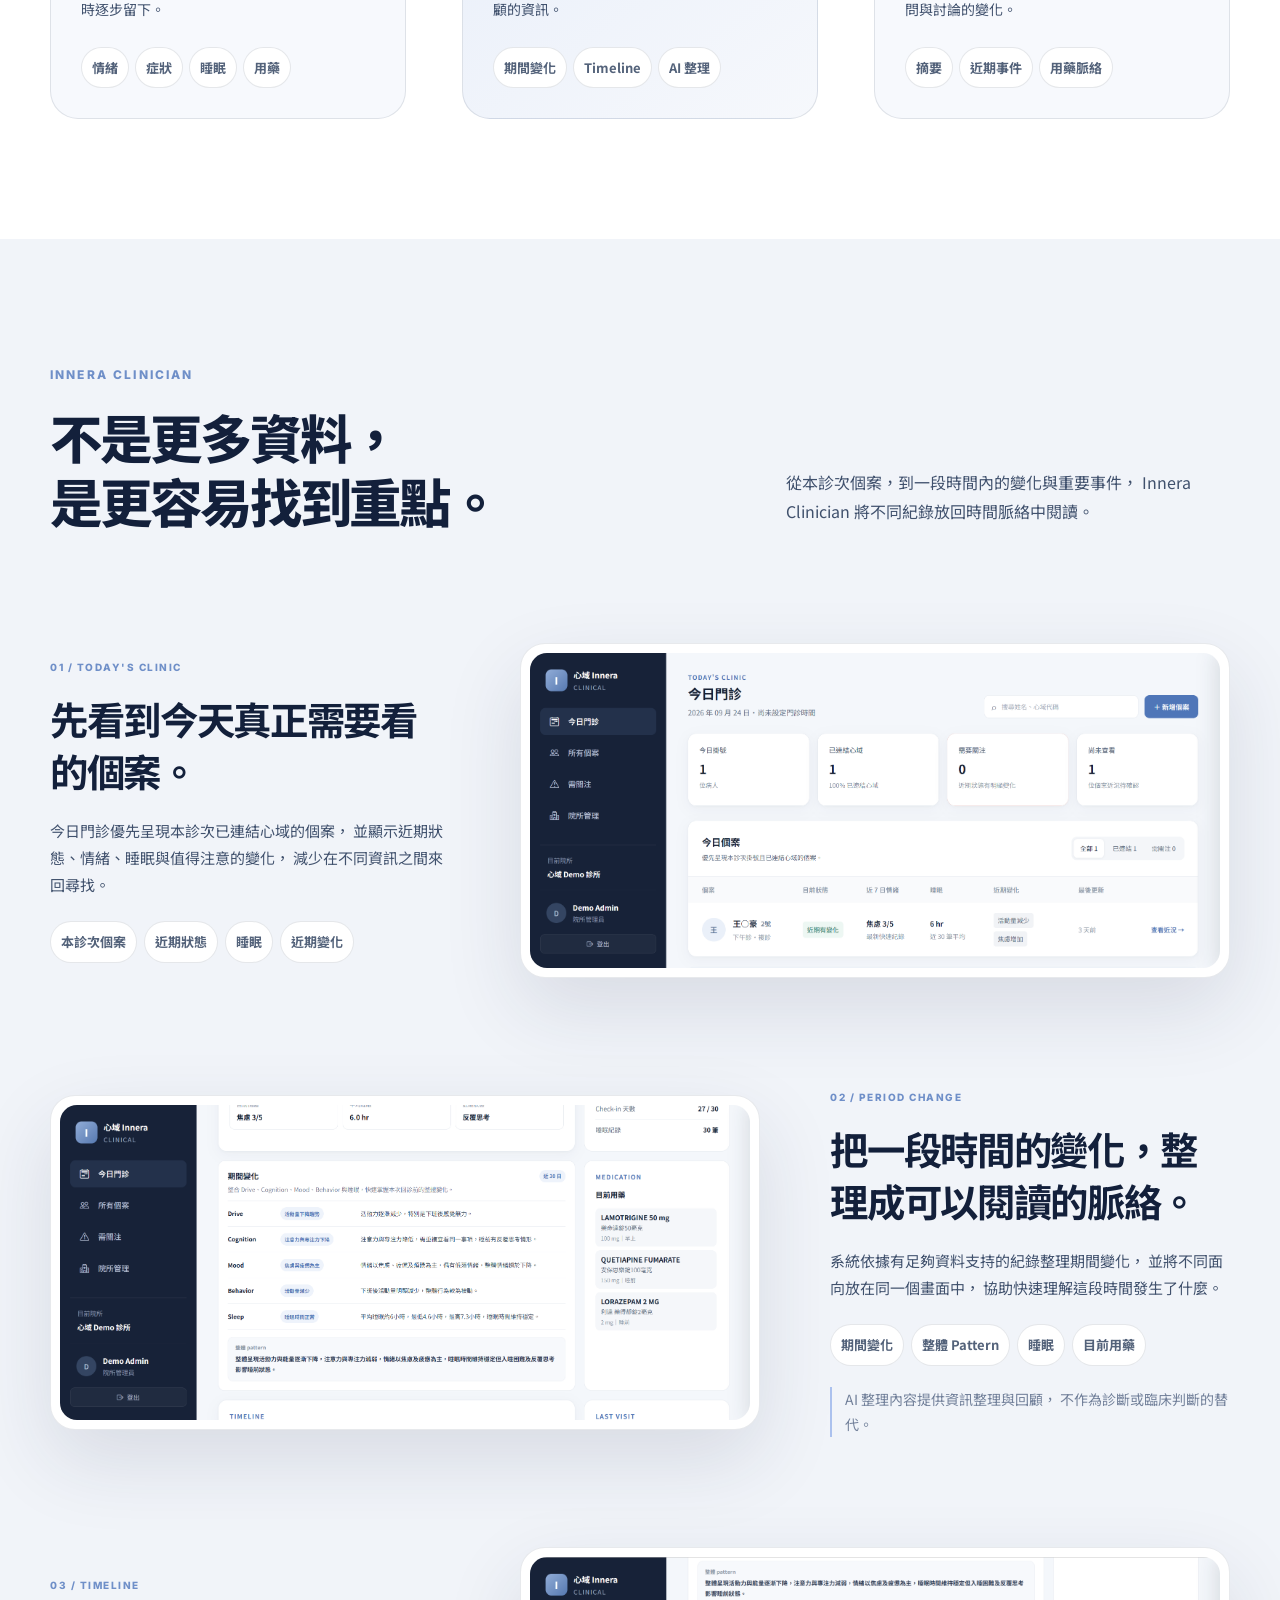
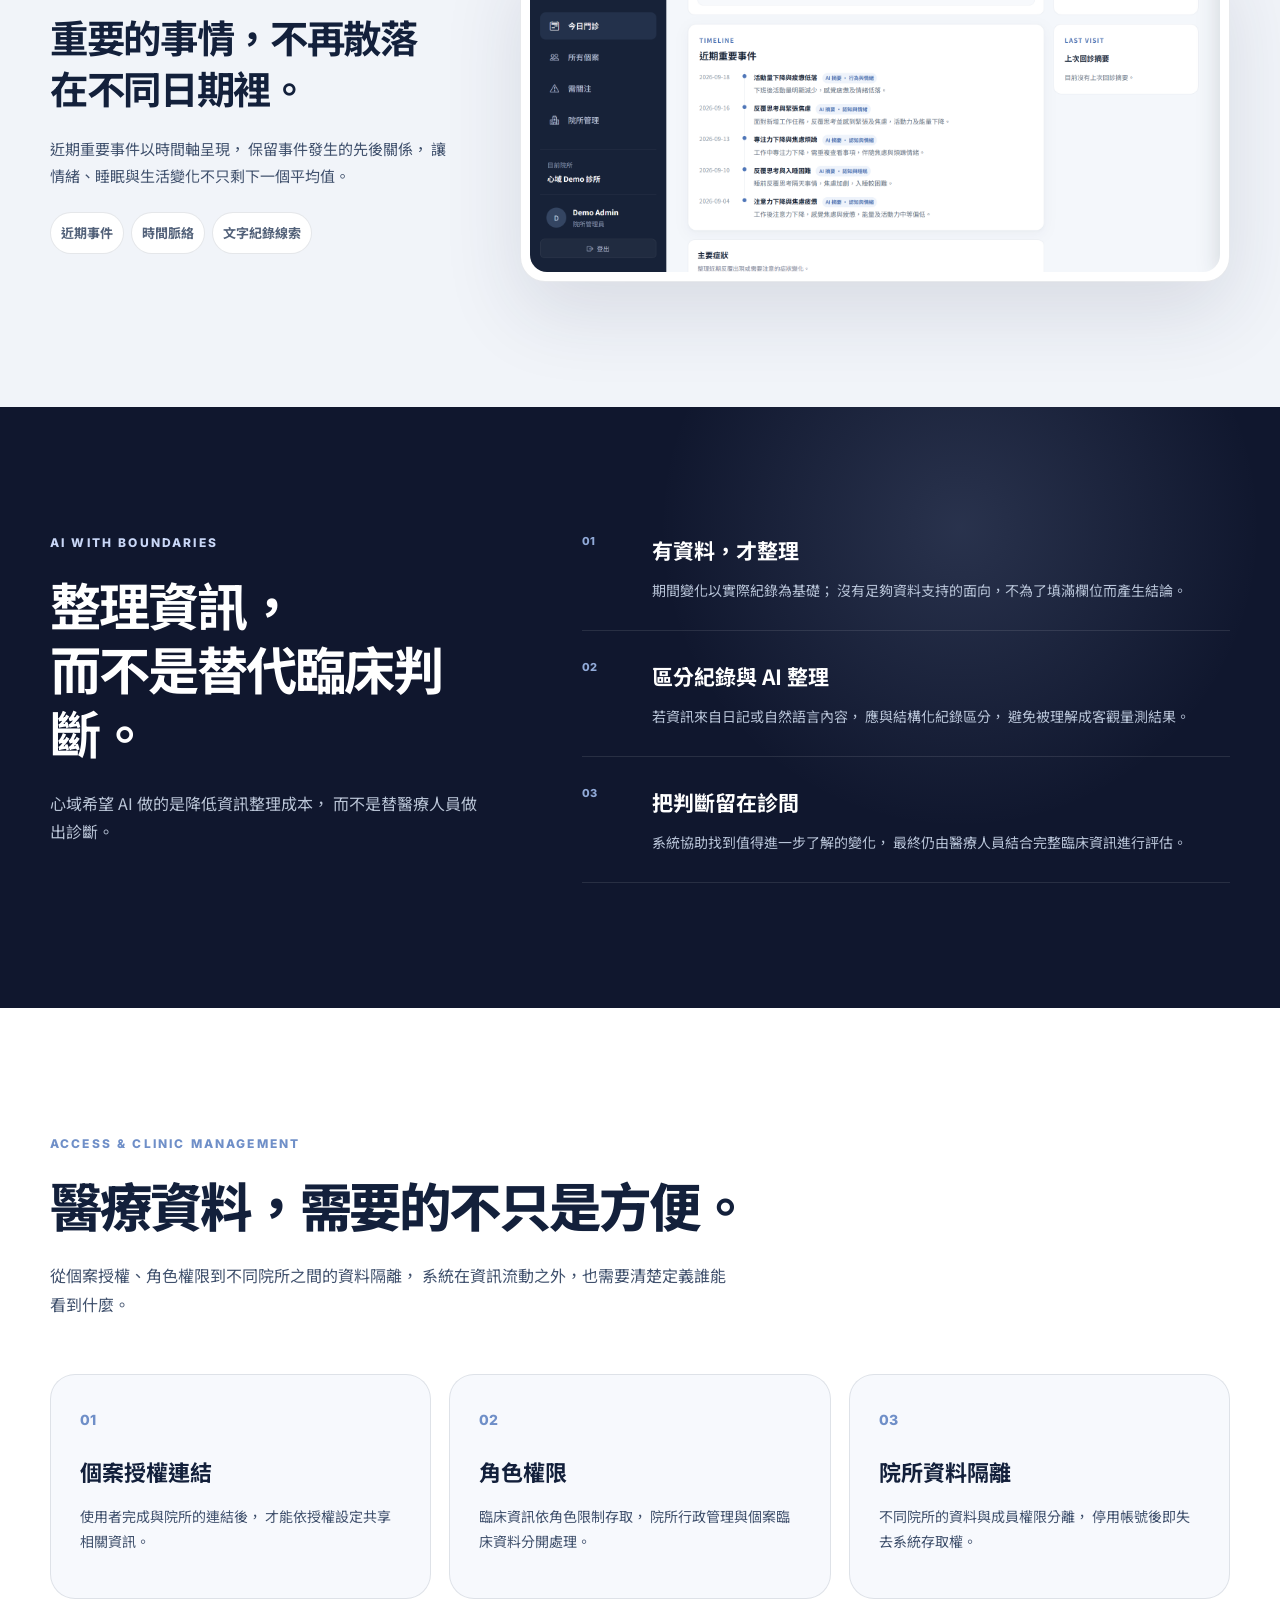
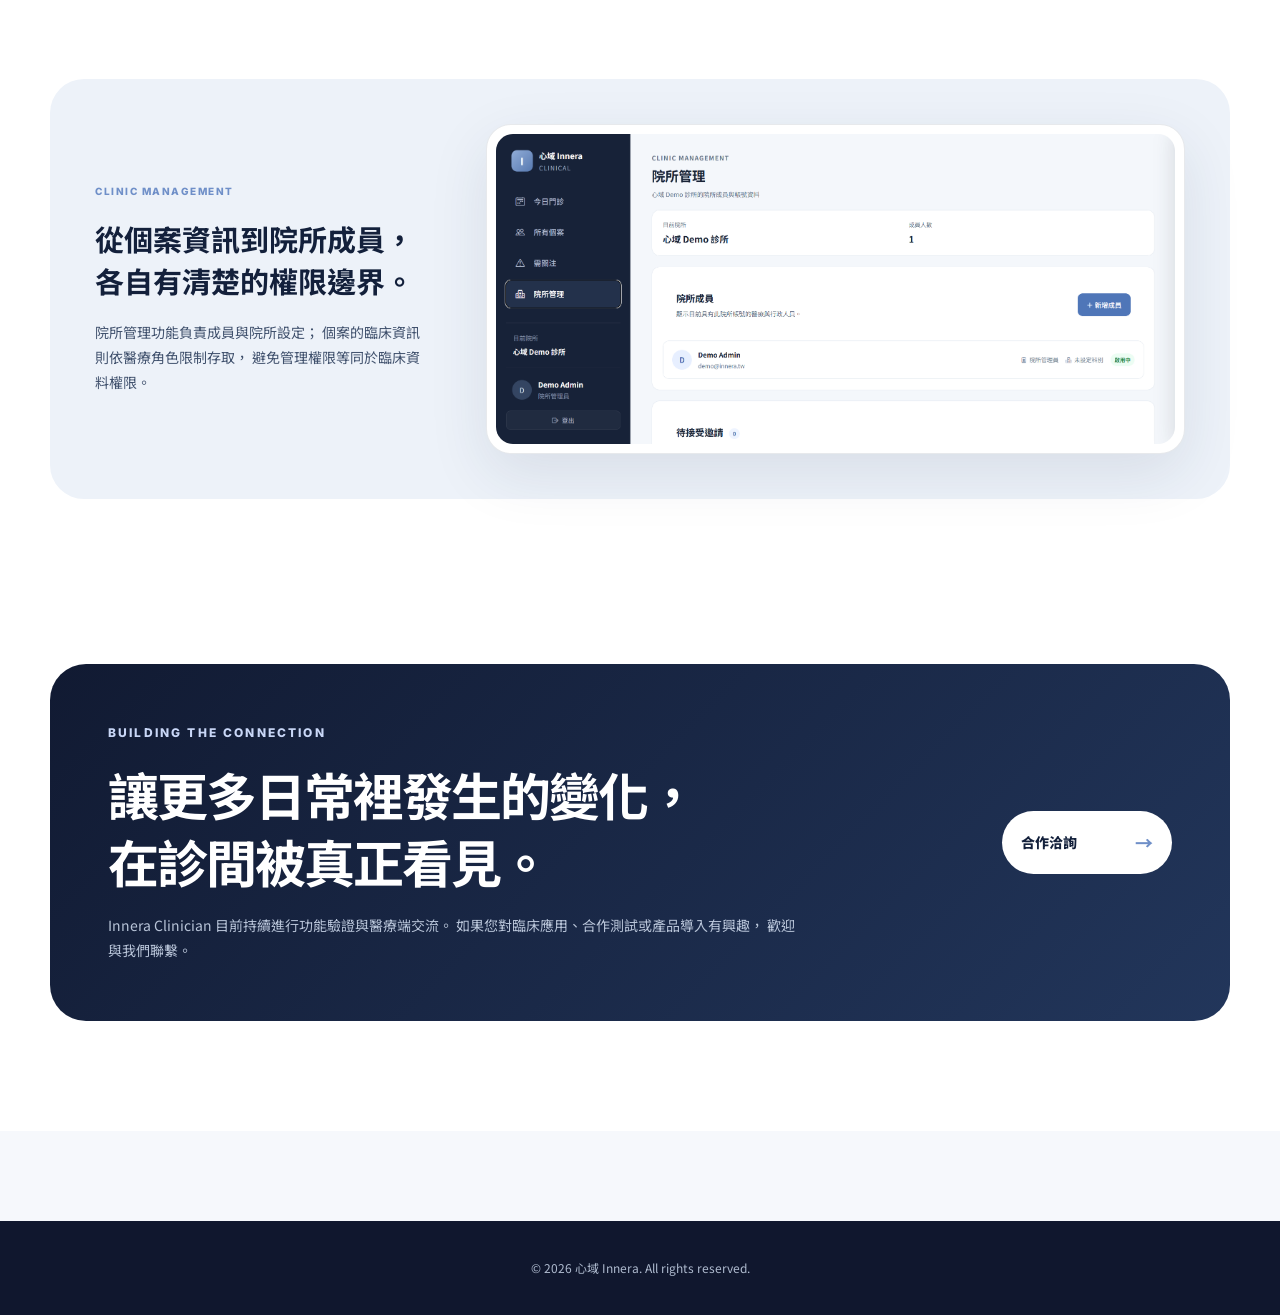
<file: clinician/clinician.html>
<!DOCTYPE html>
<html lang="zh-TW">
<head>
  <meta charset="UTF-8">
  <meta name="viewport" content="width=device-width, initial-scale=1.0">

  <title>Innera Clinician｜心域醫療端</title>
  <meta
    name="description"
    content="Innera Clinician 將使用者授權的日常身心紀錄整理成期間變化、近期事件、睡眠與用藥脈絡，協助醫療人員在門診中更快掌握值得討論的資訊。"
  >

  <!-- 共用官網樣式 -->
  <link rel="stylesheet" href="../style.css">

  <!-- 醫療端專屬樣式 -->
  <link rel="stylesheet" href="clinician.css">

  <link rel="icon" type="image/png" sizes="1200x1200" href="../favicon.png">
</head>

<body>

<!-- =========================
     NAV
========================= -->
<header class="navbar">
  <a class="logo-area" href="../index.html" aria-label="回到首頁">
    <img src="../favicon.png" class="logo" alt="心域 Innera">
    <div class="brand-text">
      <div class="brand-title">
        <h1>心域</h1>
        <span>INNERA</span>
      </div>
    </div>
  </a>

  <button
    class="nav-toggle"
    type="button"
    aria-label="開啟導覽選單"
    aria-expanded="false"
    aria-controls="primary-nav"
  >
    <span></span>
    <span></span>
    <span></span>
  </button>

  <nav id="primary-nav">
    <a href="../index.html">首頁</a>

    <div class="nav-item has-submenu">
      <a href="../about/about.html">關於我們</a>

      <button
        class="submenu-toggle"
        type="button"
        aria-label="展開關於我們子選單"
        aria-expanded="false"
      >
        ▾
      </button>

      <div class="submenu">
        <a href="../about/about.html#about-motivation">開發動機</a>
        <a href="../about/about.html#about-expectation">我們期許</a>
        <a href="../about/about.html#about-social">社會議題</a>
        <a href="../about/about.html#about-timeline">發展時間線</a>
        <a href="../about/about.html#about-roadmap">未來規劃</a>
      </div>
    </div>

    <div class="nav-item has-submenu">
      <a href="../guide/guide.html">App 導覽</a>

      <button
        class="submenu-toggle"
        type="button"
        aria-label="展開 App 導覽子選單"
        aria-expanded="false"
      >
        ▾
      </button>

      <div class="submenu">
        <a href="../guide/guide.html#quick-start">快速開始</a>
        <a href="../guide/guide.html#daily-record">日常紀錄</a>
        <a href="../guide/guide.html#trend">看懂趨勢</a>
        <a href="../guide/guide.html#medicine">用藥管理</a>
        <a href="../guide/guide.html#summary">帶進回診</a>
      </div>
    </div>

    <a href="clinician.html" aria-current="page">醫療端</a>

    <a href="../index.html#contact-us">聯繫我們</a>

    <div class="nav-item has-submenu">
      <a href="../FAQ/faq.html">常見問題</a>

      <button
        class="submenu-toggle"
        type="button"
        aria-label="展開常見問題子選單"
        aria-expanded="false"
      >
        ▾
      </button>

      <div class="submenu">
        <a href="../FAQ/faq-emotion-trend.html">情緒趨勢圖</a>
        <a href="../FAQ/faq-diary.html">日記功能</a>
        <a href="../FAQ/faq-medication.html">藥物紀錄</a>
        <a href="../FAQ/faq-privacy.html">加密與隱私</a>
      </div>
    </div>
  </nav>
</header>


<main>

  <!-- =========================
       HERO
  ========================= -->
  <section class="clinical-hero">

    <div class="clinical-glow clinical-glow-one" aria-hidden="true"></div>
    <div class="clinical-glow clinical-glow-two" aria-hidden="true"></div>

    <div class="clinical-hero-inner">

      <div class="clinical-hero-copy">

        <div class="clinical-eyebrow">
          INNERA · CLINICAL CONNECTION
        </div>

        <h2>
          讓兩次回診之間的變化，
          <span>在診間被看見。</span>
        </h2>

        <p class="clinical-hero-desc">
          Innera Clinician 將使用者授權的日常紀錄，
          整理成期間變化、近期事件、睡眠與用藥脈絡，
          協助醫療人員在有限的門診時間裡，
          更快掌握值得進一步討論的資訊。
        </p>

        <div class="clinical-actions">
          <a href="#clinical-system" class="primary-cta">
            看看系統如何運作
          </a>

          <a href="../index.html#contact-us" class="secondary-cta">
            合作洽詢
          </a>
          <a href="https://clinician.innerahealthcare.com/index.demo.html" class="secondary-cta">
            Demo 觀看
          </a>
        </div>

        <div class="clinical-note">
          <span></span>
          官網展示內容皆為虛構 Demo 個案資料
        </div>

      </div>


      <div class="clinical-hero-visual">

        <div class="clinical-browser">

          <div class="browser-bar">
            <div class="browser-dots">
              <i></i>
              <i></i>
              <i></i>
            </div>

            <span>Innera Clinician</span>
          </div>

          <img
            src="../images/clinician/clinic-dashboard.png"
            alt="Innera Clinician 今日門診 Demo 畫面"
          >

        </div>

        <div class="clinical-floating-card">
          <small>TODAY'S CLINIC</small>
          <strong>從今日門診開始</strong>
          <span>快速掌握已連結個案的近期狀態</span>
        </div>

      </div>

    </div>

    <a href="#connection" class="clinical-scroll">
      EXPLORE
      <i></i>
    </a>

  </section>


  <!-- =========================
       CONNECTION
  ========================= -->
  <section class="connection-section" id="connection">

    <div class="section-inner">

      <div class="connection-heading">
        <div class="section-label">FROM DAILY LIFE TO CLINIC</div>

        <h2 class="clinical-display-title">
          從每天留下的紀錄，<br>
          到下一次真正用得上的資訊。
        </h2>

        <p>
          心域不是在回診前才開始整理。
          日常中的情緒、症狀、睡眠與用藥變化，
          會隨著持續記錄逐漸形成脈絡，
          再由使用者授權帶進醫療端。
        </p>
      </div>


      <div class="connection-flow">

        <article class="connection-card">
          <span class="connection-number">01</span>

          <div class="connection-icon" aria-hidden="true">
            <svg viewBox="0 0 24 24">
                <path d="M9 5H7a2 2 0 0 0-2 2v12a2 2 0 0 0 2 2h10a2 2 0 0 0 2-2V7a2 2 0 0 0-2-2h-2"/>
                <rect x="9" y="3" width="6" height="4" rx="1"/>
                <path d="M9 12h6M9 16h4"/>
            </svg>
            </div>

          <p class="connection-en">RECORD</p>

          <h3>日常留下紀錄</h3>

          <p>
            情緒、症狀、睡眠、用藥與生活事件，
            在發生時逐步留下。
          </p>

          <div class="connection-tags">
            <span>情緒</span>
            <span>症狀</span>
            <span>睡眠</span>
            <span>用藥</span>
          </div>
        </article>


        <div class="connection-arrow">→</div>


        <article class="connection-card connection-card-main">
          <span class="connection-number">02</span>

          <div class="connection-icon" aria-hidden="true">
            <svg viewBox="0 0 24 24">
                <path d="M4 18V10"/>
                <path d="M10 18V6"/>
                <path d="M16 18v-5"/>
                <path d="M22 18V3"/>
                <path d="M3 21h19"/>
            </svg>
            </div>

          <p class="connection-en">ORGANIZE</p>

          <h3>整理成一段時間的脈絡</h3>

          <p>
            將分散紀錄整理為期間變化、
            近期事件與可回顧的資訊。
          </p>

          <div class="connection-tags">
            <span>期間變化</span>
            <span>Timeline</span>
            <span>AI 整理</span>
          </div>
        </article>


        <div class="connection-arrow">→</div>


        <article class="connection-card">
          <span class="connection-number">03</span>

          <div class="connection-icon" aria-hidden="true">
            <svg viewBox="0 0 24 24">
                <path d="M8 3H6a2 2 0 0 0-2 2v16"/>
                <path d="M16 3h2a2 2 0 0 1 2 2v16"/>
                <path d="M9 3h6v5H9z"/>
                <path d="M12 12v6"/>
                <path d="M9 15h6"/>
            </svg>
            </div>
          <p class="connection-en">CONNECT</p>

          <h3>帶進下一次照護</h3>

          <p>
            讓醫療人員在門診中，
            更快找到值得進一步詢問與討論的變化。
          </p>

          <div class="connection-tags">
            <span>摘要</span>
            <span>近期事件</span>
            <span>用藥脈絡</span>
          </div>
        </article>

      </div>

    </div>

  </section>


  <!-- =========================
       SYSTEM
  ========================= -->
  <section class="clinical-system-section" id="clinical-system">

    <div class="section-inner">

      <div class="system-heading">

        <div>
          <div class="section-label">INNERA CLINICIAN</div>

          <h2 class="clinical-display-title">
            不是更多資料，<br>
            是更容易找到重點。
          </h2>
        </div>

        <p>
          從本診次個案，到一段時間內的變化與重要事件，
          Innera Clinician 將不同紀錄放回時間脈絡中閱讀。
        </p>

      </div>


      <!-- Feature 1 -->
      <article class="system-feature">

        <div class="system-copy">
          <span class="system-index">01 / TODAY'S CLINIC</span>

          <h3>先看到今天真正需要看的個案。</h3>

          <p>
            今日門診優先呈現本診次已連結心域的個案，
            並顯示近期狀態、情緒、睡眠與值得注意的變化，
            減少在不同資訊之間來回尋找。
          </p>

          <div class="system-points">
            <span>本診次個案</span>
            <span>近期狀態</span>
            <span>睡眠</span>
            <span>近期變化</span>
          </div>
        </div>


        <div class="system-screen screen-dashboard">
          <img
            src="../images/clinician/clinic-dashboard.png"
            alt="Innera Clinician 今日門診"
            loading="lazy"
          >
        </div>

      </article>


      <!-- Feature 2 -->
      <article class="system-feature system-feature-reverse">

        <div class="system-copy">
          <span class="system-index">02 / PERIOD CHANGE</span>

          <h3>把一段時間的變化，整理成可以閱讀的脈絡。</h3>

          <p>
            系統依據有足夠資料支持的紀錄整理期間變化，
            並將不同面向放在同一個畫面中，
            協助快速理解這段時間發生了什麼。
          </p>

          <div class="system-points">
            <span>期間變化</span>
            <span>整體 Pattern</span>
            <span>睡眠</span>
            <span>目前用藥</span>
          </div>

          <p class="system-disclaimer">
            AI 整理內容提供資訊整理與回顧，
            不作為診斷或臨床判斷的替代。
          </p>
        </div>


        <div class="system-screen screen-period">
          <img
            src="../images/clinician/clinic-change.png"
            alt="Innera Clinician 期間變化與目前用藥"
            loading="lazy"
          >
        </div>

      </article>


      <!-- Feature 3 -->
      <article class="system-feature">

        <div class="system-copy">
          <span class="system-index">03 / TIMELINE</span>

          <h3>重要的事情，不再散落在不同日期裡。</h3>

          <p>
            近期重要事件以時間軸呈現，
            保留事件發生的先後關係，
            讓情緒、睡眠與生活變化不只剩下一個平均值。
          </p>

          <div class="system-points">
            <span>近期事件</span>
            <span>時間脈絡</span>
            <span>文字紀錄線索</span>
          </div>
        </div>


        <div class="system-screen screen-timeline">
          <img
            src="../images/clinician/clinic-timeline.png"
            alt="Innera Clinician 近期重要事件時間軸"
            loading="lazy"
          >
        </div>

      </article>

    </div>

  </section>


  <!-- =========================
       AI PRINCIPLE
  ========================= -->
  <section class="clinical-principle">

    <div class="section-inner principle-grid">

      <div class="principle-copy">
        <div class="section-label light-label">
          AI WITH BOUNDARIES
        </div>

        <h2>
          整理資訊，<br>
          而不是替代臨床判斷。
        </h2>

        <p>
          心域希望 AI 做的是降低資訊整理成本，
          而不是替醫療人員做出診斷。
        </p>
      </div>


      <div class="principle-list">

        <article>
          <span>01</span>
          <div>
            <h3>有資料，才整理</h3>
            <p>
              期間變化以實際紀錄為基礎；
              沒有足夠資料支持的面向，不為了填滿欄位而產生結論。
            </p>
          </div>
        </article>

        <article>
          <span>02</span>
          <div>
            <h3>區分紀錄與 AI 整理</h3>
            <p>
              若資訊來自日記或自然語言內容，
              應與結構化紀錄區分，
              避免被理解成客觀量測結果。
            </p>
          </div>
        </article>

        <article>
          <span>03</span>
          <div>
            <h3>把判斷留在診間</h3>
            <p>
              系統協助找到值得進一步了解的變化，
              最終仍由醫療人員結合完整臨床資訊進行評估。
            </p>
          </div>
        </article>

      </div>

    </div>

  </section>


  <!-- =========================
       SECURITY / MANAGEMENT
  ========================= -->
  <section class="clinical-security">

    <div class="section-inner">

      <div class="security-heading">
        <div class="section-label">ACCESS & CLINIC MANAGEMENT</div>

        <h2 class="clinical-display-title">
          醫療資料，需要的不只是方便。
        </h2>

        <p>
          從個案授權、角色權限到不同院所之間的資料隔離，
          系統在資訊流動之外，也需要清楚定義誰能看到什麼。
        </p>
      </div>


      <div class="security-grid">

        <article class="security-card">
          <span>01</span>
          <h3>個案授權連結</h3>
          <p>
            使用者完成與院所的連結後，
            才能依授權設定共享相關資訊。
          </p>
        </article>

        <article class="security-card">
          <span>02</span>
          <h3>角色權限</h3>
          <p>
            臨床資訊依角色限制存取，
            院所行政管理與個案臨床資料分開處理。
          </p>
        </article>

        <article class="security-card">
          <span>03</span>
          <h3>院所資料隔離</h3>
          <p>
            不同院所的資料與成員權限分離，
            停用帳號後即失去系統存取權。
          </p>
        </article>

      </div>


      <div class="management-showcase">

        <div class="management-copy">
          <span class="system-index">CLINIC MANAGEMENT</span>

          <h3>從個案資訊到院所成員，各自有清楚的權限邊界。</h3>

          <p>
            院所管理功能負責成員與院所設定；
            個案的臨床資訊則依醫療角色限制存取，
            避免管理權限等同於臨床資料權限。
          </p>
        </div>


        <div class="system-screen management-screen">
          <img
            src="../images/clinician/clinic-management.png"
            alt="Innera Clinician 院所管理"
            loading="lazy"
          >
        </div>

      </div>

    </div>

  </section>


  <!-- =========================
       CTA
  ========================= -->
  <section class="clinical-cta">

    <div class="section-inner">

      <div class="clinical-cta-panel">

        <div>
          <div class="section-label light-label">
            BUILDING THE CONNECTION
          </div>

          <h2>
            讓更多日常裡發生的變化，<br>
            在診間被真正看見。
          </h2>

          <p>
            Innera Clinician 目前持續進行功能驗證與醫療端交流。
            如果您對臨床應用、合作測試或產品導入有興趣，
            歡迎與我們聯繫。
          </p>
        </div>

        <a href="../index.html#contact-us" class="clinical-cta-button">
          合作洽詢
          <span>→</span>
        </a>

      </div>

    </div>

  </section>

</main>


<footer>
  © 2026 心域 Innera. All rights reserved.
</footer>


<script>
  const navbar = document.querySelector(".navbar");
  const navToggle = document.querySelector(".nav-toggle");

  if (navbar && navToggle) {
    navToggle.addEventListener("click", () => {
      const isOpen = navbar.classList.toggle("is-open");
      navToggle.setAttribute("aria-expanded", String(isOpen));
    });
  }

  document.querySelectorAll(".submenu-toggle").forEach((button) => {
    button.addEventListener("click", (event) => {
      event.preventDefault();

      const item = button.closest(".has-submenu");
      const isOpen = item.classList.toggle("submenu-open");

      button.setAttribute("aria-expanded", String(isOpen));
    });
  });

  document.querySelectorAll("#primary-nav a").forEach((link) => {
    link.addEventListener("click", () => {
      navbar?.classList.remove("is-open");
      navToggle?.setAttribute("aria-expanded", "false");
    });
  });
</script>

</body>
</html>
</file>
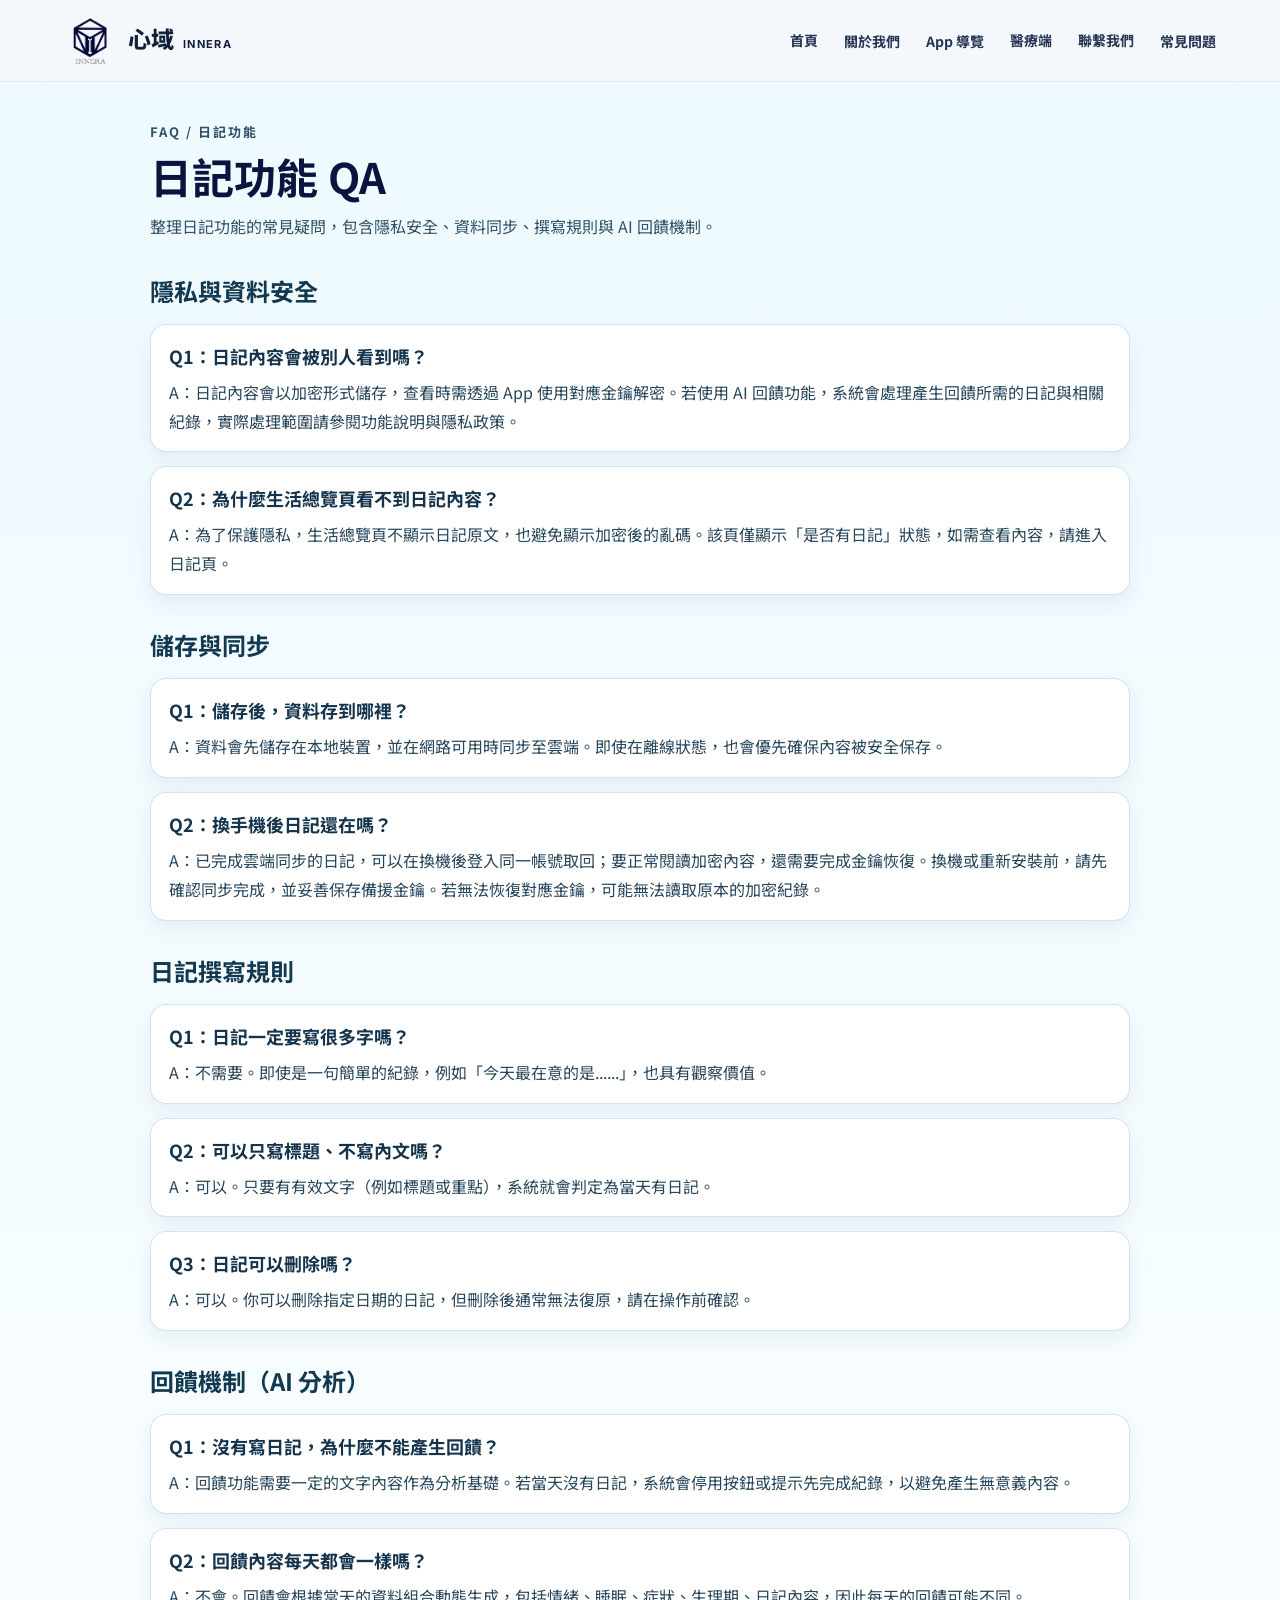
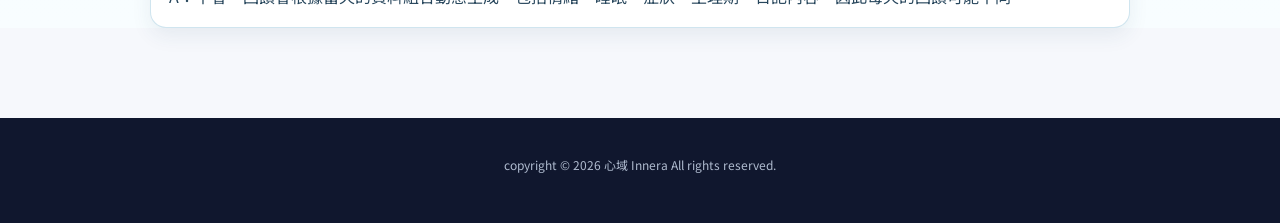
<file: FAQ/faq-diary.html>
<!DOCTYPE html>
<html lang="zh-TW">
<head>
  <meta charset="UTF-8">
  <meta name="viewport" content="width=device-width, initial-scale=1.0">
  <title>日記功能 QA | 心域 Innera</title>
  <meta name="description" content="日記功能 QA（網站版）：隱私安全、儲存同步、撰寫規則與 AI 回饋機制常見問題。">
  <link rel="stylesheet" href="../style.css">
  <link rel="stylesheet" href="faq.css">
</head>
<body>
  <header class="navbar">
    <a class="logo-area" href="../index.html" aria-label="回到首頁">
      <img src="../favicon.png" class="logo" alt="心域 Logo">
      <div class="brand-text">
        <div class="brand-title">
          <h1>心域</h1>
          <span>INNERA</span>
        </div>
      </div>
    </a>

    <button class="nav-toggle" type="button" aria-label="開啟導覽選單" aria-expanded="false" aria-controls="primary-nav">
      <span></span>
      <span></span>
      <span></span>
    </button>

    <nav id="primary-nav">
      <a href="../index.html">首頁</a>
      <div class="nav-item has-submenu">
        <a href="../about/about.html">關於我們</a>
        <button class="submenu-toggle" type="button" aria-label="展開關於我們子選單" aria-expanded="false">▾</button>
        <div class="submenu">
          <a href="../about/about.html#about-motivation">開發動機</a>
          <a href="../about/about.html#about-expectation">我們期許</a>
          <a href="../about/about.html#about-social">社會議題</a>
          <a href="../about/about.html#about-timeline">發展時間線</a>
          <a href="../about/about.html#about-roadmap">未來規劃</a>
        </div>
      </div>
      <div class="nav-item has-submenu">
        <a href="../guide/guide.html">App 導覽</a>
        <button
          class="submenu-toggle"
          type="button"
          aria-label="展開 App 導覽子選單"
          aria-expanded="false"
        >
          ▾
        </button>

        <div class="submenu">
          <a href="../guide/guide.html#quick-start">快速開始</a>
          <a href="../guide/guide.html#daily-record">日常紀錄</a>
          <a href="../guide/guide.html#trend">看懂趨勢</a>
          <a href="../guide/guide.html#medicine">用藥管理</a>
          <a href="../guide/guide.html#summary">帶進回診</a>
        </div>
      </div>

      <a href="../clinician/clinician.html">醫療端</a>

      <a href="../index.html#contact-us">聯繫我們</a>
      <div class="nav-item has-submenu">
        <a href="faq.html">常見問題</a>
        <button class="submenu-toggle" type="button" aria-label="展開常見問題子選單" aria-expanded="false">▾</button>
        <div class="submenu">
          <a href="faq-emotion-trend.html">情緒趨勢圖</a>
          <a href="faq-diary.html">日記功能</a>
          <a href="faq-medication.html">藥物紀錄</a>
          <a href="faq-privacy.html">加密與隱私</a>
        </div>
      </div>
    </nav>
  </header>

  <main class="faq-page">
    <section class="faq-wrap">
      <header class="faq-hero">
        <p class="faq-kicker">FAQ / 日記功能</p>
        <h2>日記功能 QA</h2>
        <p>整理日記功能的常見疑問，包含隱私安全、資料同步、撰寫規則與 AI 回饋機制。</p>
      </header>

      <section class="faq-section" aria-label="隱私與資料安全">
        <h3>隱私與資料安全</h3>
        <div class="faq-list">
          <article class="faq-item">
            <h4>Q1：日記內容會被別人看到嗎？</h4>
            <p>A：日記內容會以加密形式儲存，查看時需透過 App 使用對應金鑰解密。若使用 AI 回饋功能，系統會處理產生回饋所需的日記與相關紀錄，實際處理範圍請參閱功能說明與隱私政策。</p>
          </article>

          <article class="faq-item">
            <h4>Q2：為什麼生活總覽頁看不到日記內容？</h4>
            <p>A：為了保護隱私，生活總覽頁不顯示日記原文，也避免顯示加密後的亂碼。該頁僅顯示「是否有日記」狀態，如需查看內容，請進入日記頁。</p>
          </article>
<!--
          <article class="faq-item">
            <h4>Q3：為什麼會出現解密失敗？</h4>
            <p>A：可能原因包括：</p>
            <ol>
              <li>裝置金鑰狀態異常</li>
              <li>資料同步未完成</li>
              <li>還原流程中斷</li>
            </ol>
            <p>系統會優先保護原始資料、不進行覆寫。建議：</p>
            <ol>
              <li>確認帳號登入狀態</li>
              <li>重新同步資料</li>
              <li>必要時重新登入</li>
            </ol>
          </article> -->
        </div>
      </section>

      <section class="faq-section" aria-label="儲存與同步">
        <h3>儲存與同步</h3>
        <div class="faq-list">
          <article class="faq-item">
            <h4>Q1：儲存後，資料存到哪裡？</h4>
            <p>A：資料會先儲存在本地裝置，並在網路可用時同步至雲端。即使在離線狀態，也會優先確保內容被安全保存。</p>
          </article>

          <article class="faq-item">
            <h4>Q2：換手機後日記還在嗎？</h4>
            <p>A：已完成雲端同步的日記，可以在換機後登入同一帳號取回；要正常閱讀加密內容，還需要完成金鑰恢復。換機或重新安裝前，請先確認同步完成，並妥善保存備援金鑰。若無法恢復對應金鑰，可能無法讀取原本的加密紀錄。</p>
          </article>
        </div>
      </section>

      <section class="faq-section" aria-label="日記撰寫規則">
        <h3>日記撰寫規則</h3>
        <div class="faq-list">
          <article class="faq-item">
            <h4>Q1：日記一定要寫很多字嗎？</h4>
            <p>A：不需要。即使是一句簡單的紀錄，例如「今天最在意的是......」，也具有觀察價值。</p>
          </article>

          <article class="faq-item">
            <h4>Q2：可以只寫標題、不寫內文嗎？</h4>
            <p>A：可以。只要有有效文字（例如標題或重點），系統就會判定為當天有日記。</p>
          </article>

          <article class="faq-item">
            <h4>Q3：日記可以刪除嗎？</h4>
            <p>A：可以。你可以刪除指定日期的日記，但刪除後通常無法復原，請在操作前確認。</p>
          </article>
        </div>
      </section>

      <section class="faq-section" aria-label="回饋機制 AI 分析">
        <h3>回饋機制（AI 分析）</h3>
        <div class="faq-list">
          <article class="faq-item">
            <h4>Q1：沒有寫日記，為什麼不能產生回饋？</h4>
            <p>A：回饋功能需要一定的文字內容作為分析基礎。若當天沒有日記，系統會停用按鈕或提示先完成紀錄，以避免產生無意義內容。</p>
          </article>

          <article class="faq-item">
            <h4>Q2：回饋內容每天都會一樣嗎？</h4>
            <p>A：不會。回饋會根據當天的資料組合動態生成，包括情緒、睡眠、症狀、生理期、日記內容，因此每天的回饋可能不同。</p>
          </article>
        </div>
      </section>
    </section>
  </main>

  <footer>
    <p>copyright © 2026 心域 Innera All rights reserved.</p>
  </footer>

  <script>
    (function () {
      const navbar = document.querySelector(".navbar");
      const navToggle = document.querySelector(".nav-toggle");
      const primaryNav = document.getElementById("primary-nav");
      const submenuItems = primaryNav ? Array.from(primaryNav.querySelectorAll(".has-submenu")) : [];

      function closeMobileNav() {
        if (!navbar || !navToggle) {
          return;
        }

        navbar.classList.remove("is-open");
        navToggle.setAttribute("aria-expanded", "false");

        submenuItems.forEach((item) => {
          item.classList.remove("submenu-open");
          const toggle = item.querySelector(".submenu-toggle");
          if (toggle) {
            toggle.setAttribute("aria-expanded", "false");
          }
        });
      }

      if (!navbar || !navToggle || !primaryNav) {
        return;
      }

      navToggle.addEventListener("click", () => {
        const isOpen = navbar.classList.toggle("is-open");
        navToggle.setAttribute("aria-expanded", String(isOpen));
      });

      primaryNav.querySelectorAll("a").forEach((anchor) => {
        anchor.addEventListener("click", () => {
          if (window.matchMedia("(max-width: 768px)").matches) {
            closeMobileNav();
          }
        });
      });

      submenuItems.forEach((item) => {
        const toggle = item.querySelector(".submenu-toggle");
        if (!toggle) {
          return;
        }

        toggle.addEventListener("click", (event) => {
          event.preventDefault();
          const isSubmenuOpen = item.classList.toggle("submenu-open");
          toggle.setAttribute("aria-expanded", String(isSubmenuOpen));
        });
      });

      window.addEventListener("resize", () => {
        if (!window.matchMedia("(max-width: 768px)").matches) {
          closeMobileNav();
        }
      });
    })();
  </script>
</body>
</html>
</file>
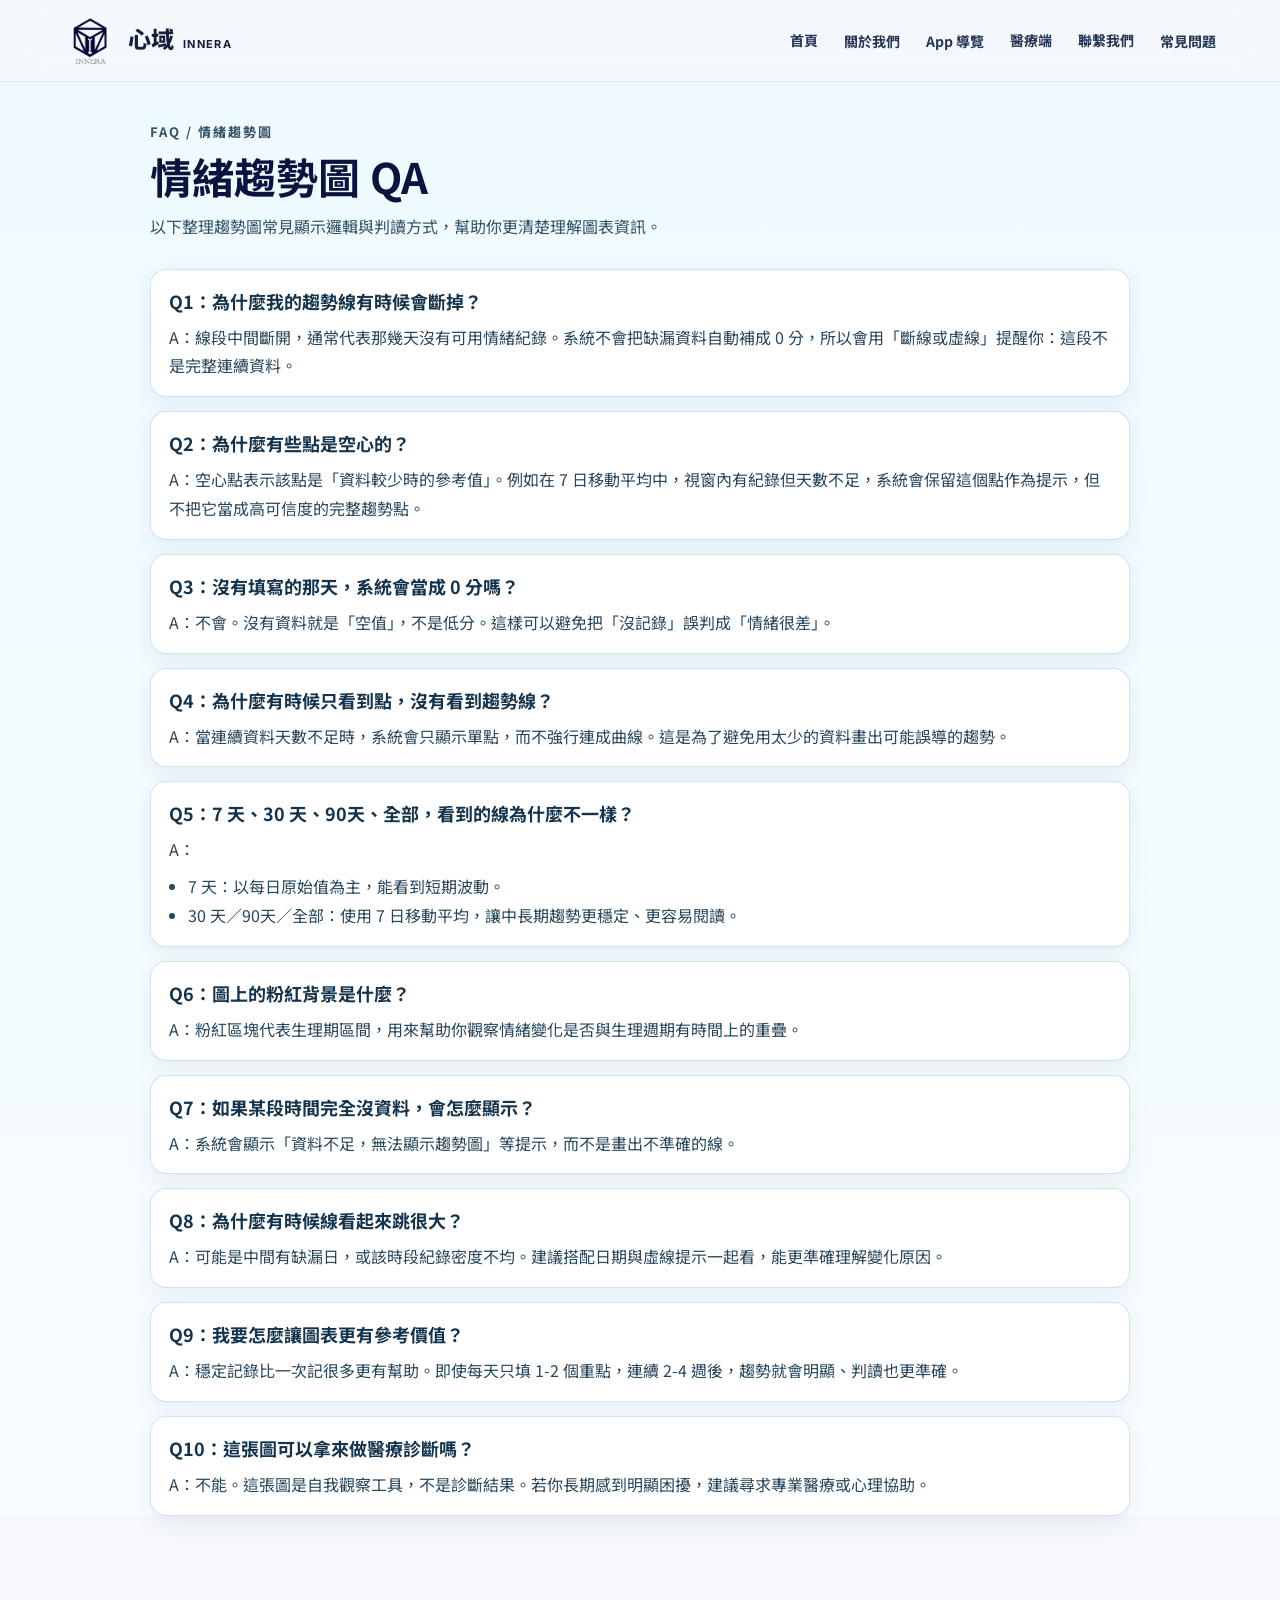
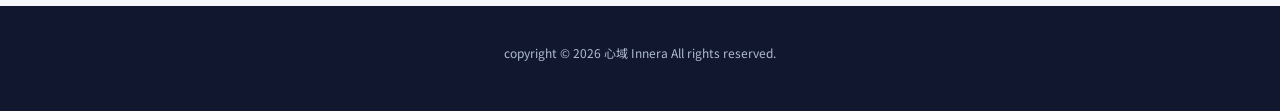
<file: FAQ/faq-emotion-trend.html>
<!DOCTYPE html>
<html lang="zh-TW">
<head>
  <meta charset="UTF-8">
  <meta name="viewport" content="width=device-width, initial-scale=1.0">
  <title>情緒趨勢圖 QA | 心域 Innera</title>
  <meta name="description" content="情緒趨勢圖 QA（網站版）：了解趨勢線斷線、空心點、資料不足提示與移動平均的顯示邏輯。">
  <link rel="stylesheet" href="../style.css">
  <link rel="stylesheet" href="faq.css">
  <link rel="icon" type="image/png" sizes="1200x1200" href="../favicon.png">
</head>
<body>
  <header class="navbar">
    <a class="logo-area" href="../index.html" aria-label="回到首頁">
      <img src="../favicon.png" class="logo" alt="心域 Logo">
      <div class="brand-text">
        <div class="brand-title">
          <h1>心域</h1>
          <span>INNERA</span>
        </div>
      </div>
    </a>

    <button class="nav-toggle" type="button" aria-label="開啟導覽選單" aria-expanded="false" aria-controls="primary-nav">
      <span></span>
      <span></span>
      <span></span>
    </button>

    <nav id="primary-nav">
      <a href="../index.html">首頁</a>
      <div class="nav-item has-submenu">
        <a href="../about/about.html">關於我們</a>
        <button class="submenu-toggle" type="button" aria-label="展開關於我們子選單" aria-expanded="false">▾</button>
        <div class="submenu">
          <a href="../about/about.html#about-motivation">開發動機</a>
          <a href="../about/about.html#about-expectation">我們期許</a>
          <a href="../about/about.html#about-social">社會議題</a>
          <a href="../about/about.html#about-timeline">發展時間線</a>
          <a href="../about/about.html#about-roadmap">未來規劃</a>
        </div>
      </div>
      <div class="nav-item has-submenu">
        <a href="../guide/guide.html">App 導覽</a>
        <button
          class="submenu-toggle"
          type="button"
          aria-label="展開 App 導覽子選單"
          aria-expanded="false"
        >
          ▾
        </button>

        <div class="submenu">
          <a href="../guide/guide.html#quick-start">快速開始</a>
          <a href="../guide/guide.html#daily-record">日常紀錄</a>
          <a href="../guide/guide.html#trend">看懂趨勢</a>
          <a href="../guide/guide.html#medicine">用藥管理</a>
          <a href="../guide/guide.html#summary">帶進回診</a>
        </div>
      </div>

      <a href="../clinician/clinician.html">醫療端</a>

      <a href="../index.html#contact-us">聯繫我們</a>
      <div class="nav-item has-submenu">
        <a href="faq.html">常見問題</a>
        <button class="submenu-toggle" type="button" aria-label="展開常見問題子選單" aria-expanded="false">▾</button>
        <div class="submenu">
          <a href="faq-emotion-trend.html">情緒趨勢圖</a>
          <a href="faq-diary.html">日記功能</a>
          <a href="faq-medication.html">藥物紀錄</a>
          <a href="faq-privacy.html">加密與隱私</a>
        </div>
      </div>
    </nav>
  </header>

  <main class="faq-page">
    <section class="faq-wrap">
      <header class="faq-hero">
        <p class="faq-kicker">FAQ / 情緒趨勢圖</p>
        <h2>情緒趨勢圖 QA</h2>
        <p>以下整理趨勢圖常見顯示邏輯與判讀方式，幫助你更清楚理解圖表資訊。</p>
      </header>

      <div class="faq-list">
        <article class="faq-item">
          <h3>Q1：為什麼我的趨勢線有時候會斷掉？</h3>
          <p>A：線段中間斷開，通常代表那幾天沒有可用情緒紀錄。系統不會把缺漏資料自動補成 0 分，所以會用「斷線或虛線」提醒你：這段不是完整連續資料。</p>
        </article>

        <article class="faq-item">
          <h3>Q2：為什麼有些點是空心的？</h3>
          <p>A：空心點表示該點是「資料較少時的參考值」。例如在 7 日移動平均中，視窗內有紀錄但天數不足，系統會保留這個點作為提示，但不把它當成高可信度的完整趨勢點。</p>
        </article>

        <article class="faq-item">
          <h3>Q3：沒有填寫的那天，系統會當成 0 分嗎？</h3>
          <p>A：不會。沒有資料就是「空值」，不是低分。這樣可以避免把「沒記錄」誤判成「情緒很差」。</p>
        </article>

        <article class="faq-item">
          <h3>Q4：為什麼有時候只看到點，沒有看到趨勢線？</h3>
          <p>A：當連續資料天數不足時，系統會只顯示單點，而不強行連成曲線。這是為了避免用太少的資料畫出可能誤導的趨勢。</p>
        </article>

        <article class="faq-item">
          <h3>Q5：7 天、30 天、90天、全部，看到的線為什麼不一樣？</h3>
          <p>A：</p>
          <ul>
            <li>7 天：以每日原始值為主，能看到短期波動。</li>
            <li>30 天／90天／全部：使用 7 日移動平均，讓中長期趨勢更穩定、更容易閱讀。</li>
          </ul>
        </article>

        <article class="faq-item">
          <h3>Q6：圖上的粉紅背景是什麼？</h3>
          <p>A：粉紅區塊代表生理期區間，用來幫助你觀察情緒變化是否與生理週期有時間上的重疊。</p>
        </article>

        <article class="faq-item">
          <h3>Q7：如果某段時間完全沒資料，會怎麼顯示？</h3>
          <p>A：系統會顯示「資料不足，無法顯示趨勢圖」等提示，而不是畫出不準確的線。</p>
        </article>

        <article class="faq-item">
          <h3>Q8：為什麼有時候線看起來跳很大？</h3>
          <p>A：可能是中間有缺漏日，或該時段紀錄密度不均。建議搭配日期與虛線提示一起看，能更準確理解變化原因。</p>
        </article>

        <article class="faq-item">
          <h3>Q9：我要怎麼讓圖表更有參考價值？</h3>
          <p>A：穩定記錄比一次記很多更有幫助。即使每天只填 1-2 個重點，連續 2-4 週後，趨勢就會明顯、判讀也更準確。</p>
        </article>

        <article class="faq-item">
          <h3>Q10：這張圖可以拿來做醫療診斷嗎？</h3>
          <p>A：不能。這張圖是自我觀察工具，不是診斷結果。若你長期感到明顯困擾，建議尋求專業醫療或心理協助。</p>
        </article>
      </div>
    </section>
  </main>

  <footer>
    <p>copyright © 2026 心域 Innera All rights reserved.</p>
  </footer>

  <script>
    (function () {
      const navbar = document.querySelector(".navbar");
      const navToggle = document.querySelector(".nav-toggle");
      const primaryNav = document.getElementById("primary-nav");
      const submenuItems = primaryNav ? Array.from(primaryNav.querySelectorAll(".has-submenu")) : [];

      function closeMobileNav() {
        if (!navbar || !navToggle) {
          return;
        }

        navbar.classList.remove("is-open");
        navToggle.setAttribute("aria-expanded", "false");

        submenuItems.forEach((item) => {
          item.classList.remove("submenu-open");
          const toggle = item.querySelector(".submenu-toggle");
          if (toggle) {
            toggle.setAttribute("aria-expanded", "false");
          }
        });
      }

      if (!navbar || !navToggle || !primaryNav) {
        return;
      }

      navToggle.addEventListener("click", () => {
        const isOpen = navbar.classList.toggle("is-open");
        navToggle.setAttribute("aria-expanded", String(isOpen));
      });

      primaryNav.querySelectorAll("a").forEach((anchor) => {
        anchor.addEventListener("click", () => {
          if (window.matchMedia("(max-width: 768px)").matches) {
            closeMobileNav();
          }
        });
      });

      submenuItems.forEach((item) => {
        const toggle = item.querySelector(".submenu-toggle");
        if (!toggle) {
          return;
        }

        toggle.addEventListener("click", (event) => {
          event.preventDefault();
          const isSubmenuOpen = item.classList.toggle("submenu-open");
          toggle.setAttribute("aria-expanded", String(isSubmenuOpen));
        });
      });

      window.addEventListener("resize", () => {
        if (!window.matchMedia("(max-width: 768px)").matches) {
          closeMobileNav();
        }
      });
    })();
  </script>
</body>
</html>
</file>
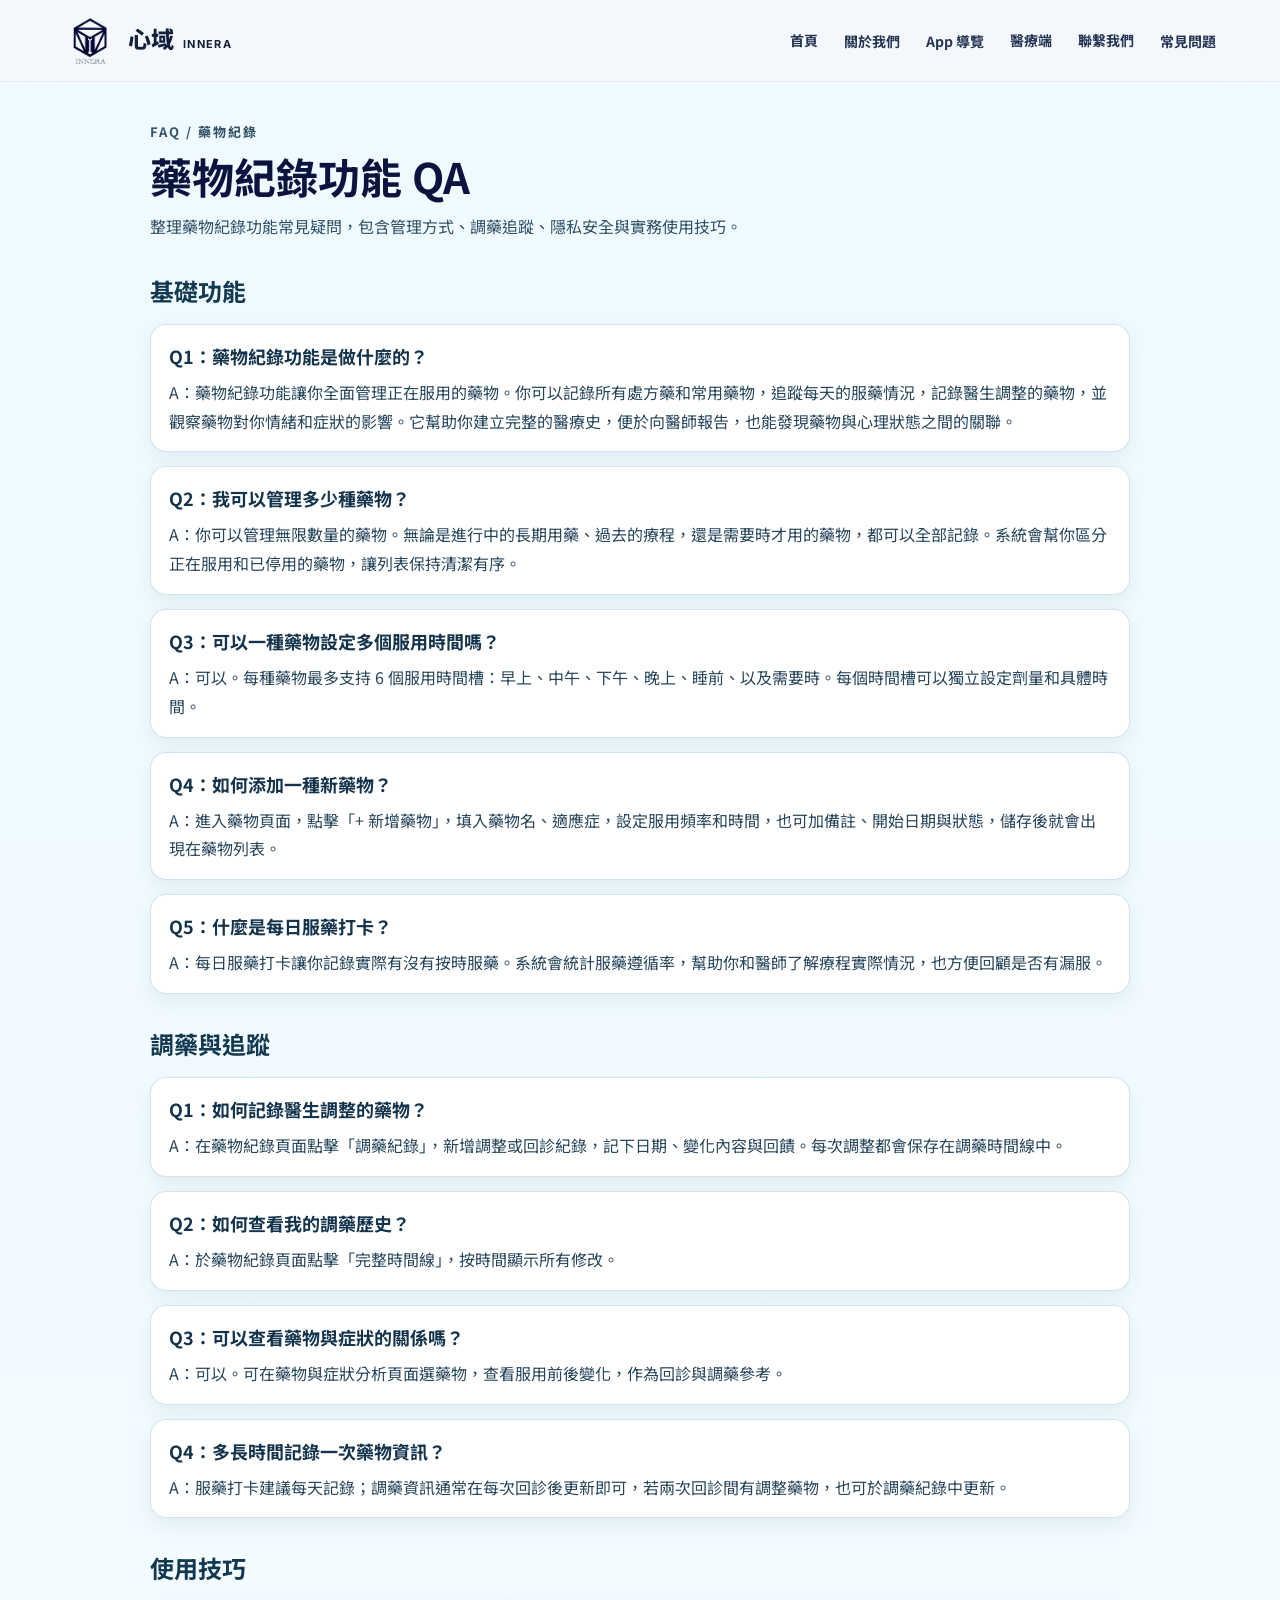
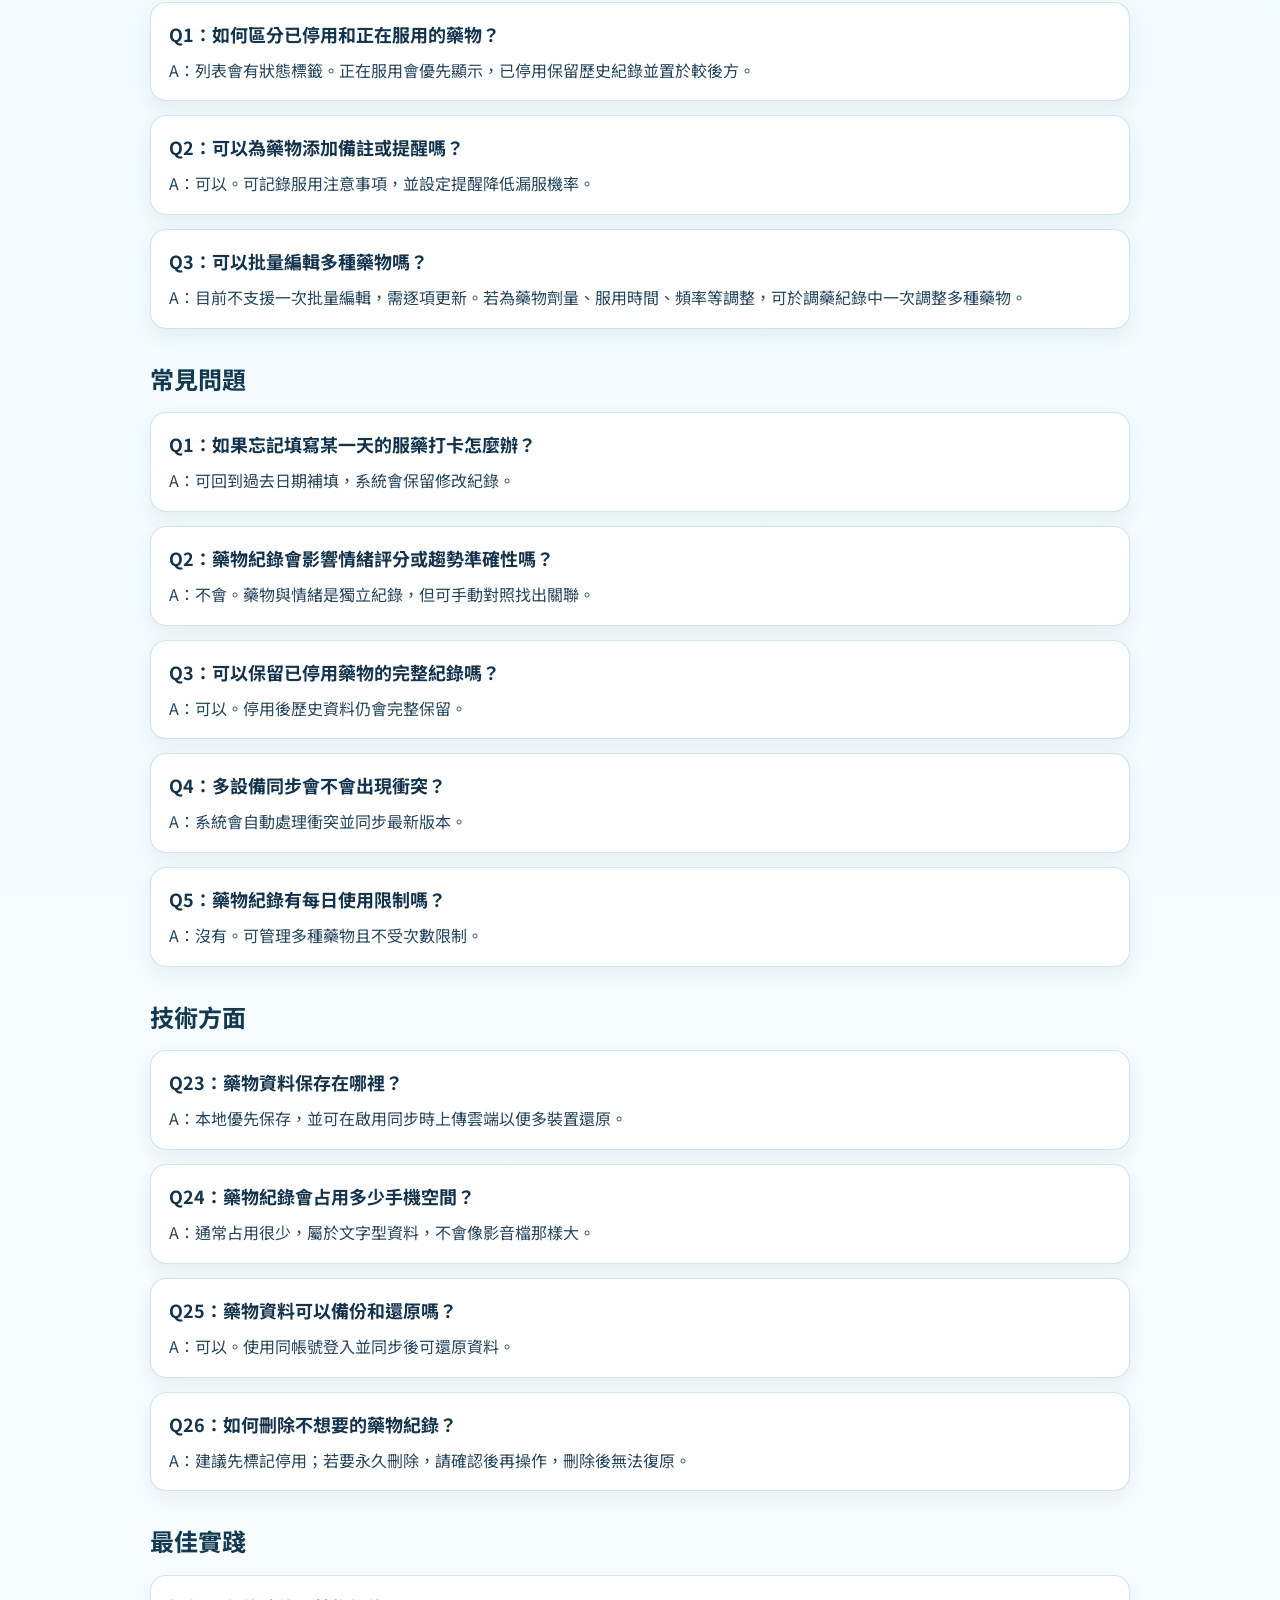
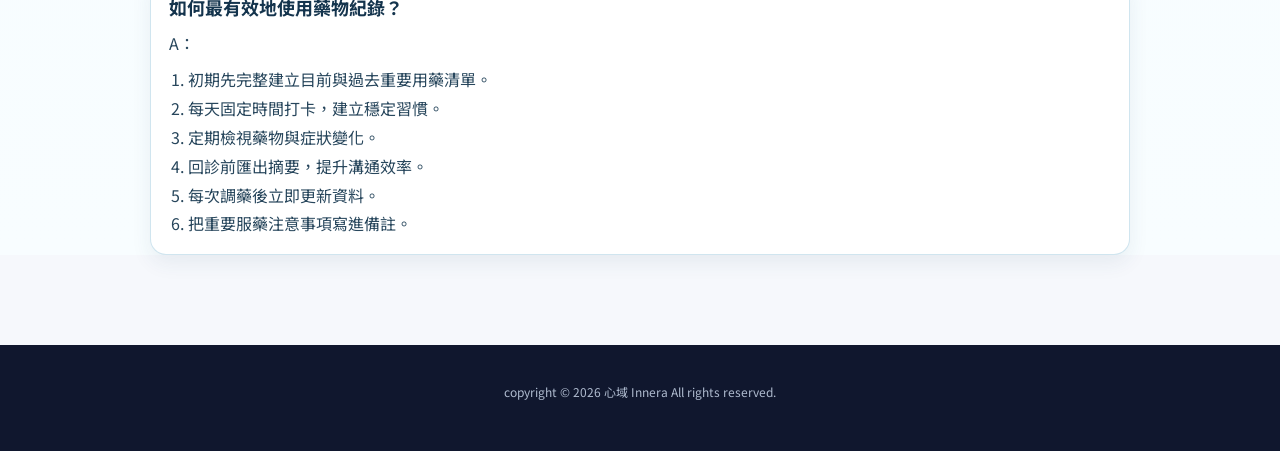
<file: FAQ/faq-medication.html>
<!DOCTYPE html>
<html lang="zh-TW">
<head>
  <meta charset="UTF-8">
  <meta name="viewport" content="width=device-width, initial-scale=1.0">
  <title>藥物紀錄 QA | 心域 Innera</title>
  <meta name="description" content="藥物紀錄功能 Q&A：基礎功能、調藥追蹤、隱私安全、整合分析與使用技巧。">
  <link rel="stylesheet" href="../style.css">
  <link rel="stylesheet" href="faq.css">
  <link rel="icon" type="image/png" sizes="1200x1200" href="../favicon.png">
</head>
<body>
  <header class="navbar">
    <a class="logo-area" href="../index.html" aria-label="回到首頁">
      <img src="../favicon.png" class="logo" alt="心域 Logo">
      <div class="brand-text">
        <div class="brand-title">
          <h1>心域</h1>
          <span>INNERA</span>
        </div>
      </div>
    </a>

    <button class="nav-toggle" type="button" aria-label="開啟導覽選單" aria-expanded="false" aria-controls="primary-nav">
      <span></span>
      <span></span>
      <span></span>
    </button>

    <nav id="primary-nav">
      <a href="../index.html">首頁</a>
      <div class="nav-item has-submenu">
        <a href="../about/about.html">關於我們</a>
        <button class="submenu-toggle" type="button" aria-label="展開關於我們子選單" aria-expanded="false">▾</button>
        <div class="submenu">
          <a href="../about/about.html#about-motivation">開發動機</a>
          <a href="../about/about.html#about-expectation">我們期許</a>
          <a href="../about/about.html#about-social">社會議題</a>
          <a href="../about/about.html#about-timeline">發展時間線</a>
          <a href="../about/about.html#about-roadmap">未來規劃</a>
        </div>
      </div>

      <div class="nav-item has-submenu">
        <a href="../guide/guide.html">App 導覽</a>
        <button
          class="submenu-toggle"
          type="button"
          aria-label="展開 App 導覽子選單"
          aria-expanded="false"
        >
          ▾
        </button>

        <div class="submenu">
          <a href="../guide/guide.html#quick-start">快速開始</a>
          <a href="../guide/guide.html#daily-record">日常紀錄</a>
          <a href="../guide/guide.html#trend">看懂趨勢</a>
          <a href="../guide/guide.html#medicine">用藥管理</a>
          <a href="../guide/guide.html#summary">帶進回診</a>
        </div>
      </div>

      <a href="../clinician/clinician.html">醫療端</a>

      <a href="../index.html#contact-us">聯繫我們</a>
      <div class="nav-item has-submenu">
        <a href="faq.html">常見問題</a>
        <button class="submenu-toggle" type="button" aria-label="展開常見問題子選單" aria-expanded="false">▾</button>
        <div class="submenu">
          <a href="faq-emotion-trend.html">情緒趨勢圖</a>
          <a href="faq-diary.html">日記功能</a>
          <a href="faq-medication.html">藥物紀錄</a>
          <a href="faq-privacy.html">加密與隱私</a>
        </div>
      </div>
    </nav>
  </header>

  <main class="faq-page">
    <section class="faq-wrap">
      <header class="faq-hero">
        <p class="faq-kicker">FAQ / 藥物紀錄</p>
        <h2>藥物紀錄功能 QA</h2>
        <p>整理藥物紀錄功能常見疑問，包含管理方式、調藥追蹤、隱私安全與實務使用技巧。</p>
      </header>

      <section class="faq-section" aria-label="基礎功能">
        <h3>基礎功能</h3>
        <div class="faq-list">
          <article class="faq-item"><h4>Q1：藥物紀錄功能是做什麼的？</h4><p>A：藥物紀錄功能讓你全面管理正在服用的藥物。你可以記錄所有處方藥和常用藥物，追蹤每天的服藥情況，記錄醫生調整的藥物，並觀察藥物對你情緒和症狀的影響。它幫助你建立完整的醫療史，便於向醫師報告，也能發現藥物與心理狀態之間的關聯。</p></article>
          <article class="faq-item"><h4>Q2：我可以管理多少種藥物？</h4><p>A：你可以管理無限數量的藥物。無論是進行中的長期用藥、過去的療程，還是需要時才用的藥物，都可以全部記錄。系統會幫你區分正在服用和已停用的藥物，讓列表保持清潔有序。</p></article>
          <article class="faq-item"><h4>Q3：可以一種藥物設定多個服用時間嗎？</h4><p>A：可以。每種藥物最多支持 6 個服用時間槽：早上、中午、下午、晚上、睡前、以及需要時。每個時間槽可以獨立設定劑量和具體時間。</p></article>
          <article class="faq-item"><h4>Q4：如何添加一種新藥物？</h4><p>A：進入藥物頁面，點擊「+ 新增藥物」，填入藥物名、適應症，設定服用頻率和時間，也可加備註、開始日期與狀態，儲存後就會出現在藥物列表。</p></article>
          <article class="faq-item"><h4>Q5：什麼是每日服藥打卡？</h4><p>A：每日服藥打卡讓你記錄實際有沒有按時服藥。系統會統計服藥遵循率，幫助你和醫師了解療程實際情況，也方便回顧是否有漏服。</p></article>
        </div>
      </section>

      <section class="faq-section" aria-label="調藥與追蹤">
        <h3>調藥與追蹤</h3>
        <div class="faq-list">
          <article class="faq-item"><h4>Q1：如何記錄醫生調整的藥物？</h4><p>A：在藥物紀錄頁面點擊「調藥紀錄」，新增調整或回診紀錄，記下日期、變化內容與回饋。每次調整都會保存在調藥時間線中。</p></article>
          <article class="faq-item"><h4>Q2：如何查看我的調藥歷史？</h4><p>A：於藥物紀錄頁面點擊「完整時間線」，按時間顯示所有修改。</p></article>
          <article class="faq-item"><h4>Q3：可以查看藥物與症狀的關係嗎？</h4><p>A：可以。可在藥物與症狀分析頁面選藥物，查看服用前後變化，作為回診與調藥參考。</p></article>
          <article class="faq-item"><h4>Q4：多長時間記錄一次藥物資訊？</h4><p>A：服藥打卡建議每天記錄；調藥資訊通常在每次回診後更新即可，若兩次回診間有調整藥物，也可於調藥紀錄中更新。</p></article>
        </div>
      </section>

      <section class="faq-section" aria-label="使用技巧">
        <h3>使用技巧</h3>
        <div class="faq-list">
          <article class="faq-item"><h4>Q1：如何區分已停用和正在服用的藥物？</h4><p>A：列表會有狀態標籤。正在服用會優先顯示，已停用保留歷史紀錄並置於較後方。</p></article>
          <article class="faq-item"><h4>Q2：可以為藥物添加備註或提醒嗎？</h4><p>A：可以。可記錄服用注意事項，並設定提醒降低漏服機率。</p></article>
          <article class="faq-item"><h4>Q3：可以批量編輯多種藥物嗎？</h4><p>A：目前不支援一次批量編輯，需逐項更新。若為藥物劑量、服用時間、頻率等調整，可於調藥紀錄中一次調整多種藥物。</p></article>
        </div>
      </section>

      <section class="faq-section" aria-label="常見問題補充">
        <h3>常見問題</h3>
        <div class="faq-list">
          <article class="faq-item"><h4>Q1：如果忘記填寫某一天的服藥打卡怎麼辦？</h4><p>A：可回到過去日期補填，系統會保留修改紀錄。</p></article>
          <article class="faq-item"><h4>Q2：藥物紀錄會影響情緒評分或趨勢準確性嗎？</h4><p>A：不會。藥物與情緒是獨立紀錄，但可手動對照找出關聯。</p></article>
          <article class="faq-item"><h4>Q3：可以保留已停用藥物的完整紀錄嗎？</h4><p>A：可以。停用後歷史資料仍會完整保留。</p></article>
          <article class="faq-item"><h4>Q4：多設備同步會不會出現衝突？</h4><p>A：系統會自動處理衝突並同步最新版本。</p></article>
          <article class="faq-item"><h4>Q5：藥物紀錄有每日使用限制嗎？</h4><p>A：沒有。可管理多種藥物且不受次數限制。</p></article>
        </div>
      </section>

      <section class="faq-section" aria-label="技術方面">
        <h3>技術方面</h3>
        <div class="faq-list">
          <article class="faq-item"><h4>Q23：藥物資料保存在哪裡？</h4><p>A：本地優先保存，並可在啟用同步時上傳雲端以便多裝置還原。</p></article>
          <article class="faq-item"><h4>Q24：藥物紀錄會占用多少手機空間？</h4><p>A：通常占用很少，屬於文字型資料，不會像影音檔那樣大。</p></article>
          <article class="faq-item"><h4>Q25：藥物資料可以備份和還原嗎？</h4><p>A：可以。使用同帳號登入並同步後可還原資料。</p></article>
          <article class="faq-item"><h4>Q26：如何刪除不想要的藥物紀錄？</h4><p>A：建議先標記停用；若要永久刪除，請確認後再操作，刪除後無法復原。</p></article>
        </div>
      </section>

      <section class="faq-section" aria-label="最佳實踐">
        <h3>最佳實踐</h3>
        <div class="faq-list">
          <article class="faq-item">
            <h4>如何最有效地使用藥物紀錄？</h4>
            <p>A：</p>
            <ol>
              <li>初期先完整建立目前與過去重要用藥清單。</li>
              <li>每天固定時間打卡，建立穩定習慣。</li>
              <li>定期檢視藥物與症狀變化。</li>
              <li>回診前匯出摘要，提升溝通效率。</li>
              <li>每次調藥後立即更新資料。</li>
              <li>把重要服藥注意事項寫進備註。</li>
            </ol>
          </article>
        </div>
      </section>
    </section>
  </main>

  <footer>
    <p>copyright © 2026 心域 Innera All rights reserved.</p>
  </footer>

  <script>
    (function () {
      const navbar = document.querySelector(".navbar");
      const navToggle = document.querySelector(".nav-toggle");
      const primaryNav = document.getElementById("primary-nav");
      const submenuItems = primaryNav ? Array.from(primaryNav.querySelectorAll(".has-submenu")) : [];

      function closeMobileNav() {
        if (!navbar || !navToggle) {
          return;
        }

        navbar.classList.remove("is-open");
        navToggle.setAttribute("aria-expanded", "false");

        submenuItems.forEach((item) => {
          item.classList.remove("submenu-open");
          const toggle = item.querySelector(".submenu-toggle");
          if (toggle) {
            toggle.setAttribute("aria-expanded", "false");
          }
        });
      }

      if (!navbar || !navToggle || !primaryNav) {
        return;
      }

      navToggle.addEventListener("click", () => {
        const isOpen = navbar.classList.toggle("is-open");
        navToggle.setAttribute("aria-expanded", String(isOpen));
      });

      primaryNav.querySelectorAll("a").forEach((anchor) => {
        anchor.addEventListener("click", () => {
          if (window.matchMedia("(max-width: 768px)").matches) {
            closeMobileNav();
          }
        });
      });

      submenuItems.forEach((item) => {
        const toggle = item.querySelector(".submenu-toggle");
        if (!toggle) {
          return;
        }

        toggle.addEventListener("click", (event) => {
          event.preventDefault();
          const isSubmenuOpen = item.classList.toggle("submenu-open");
          toggle.setAttribute("aria-expanded", String(isSubmenuOpen));
        });
      });

      window.addEventListener("resize", () => {
        if (!window.matchMedia("(max-width: 768px)").matches) {
          closeMobileNav();
        }
      });
    })();
  </script>
</body>
</html>
</file>
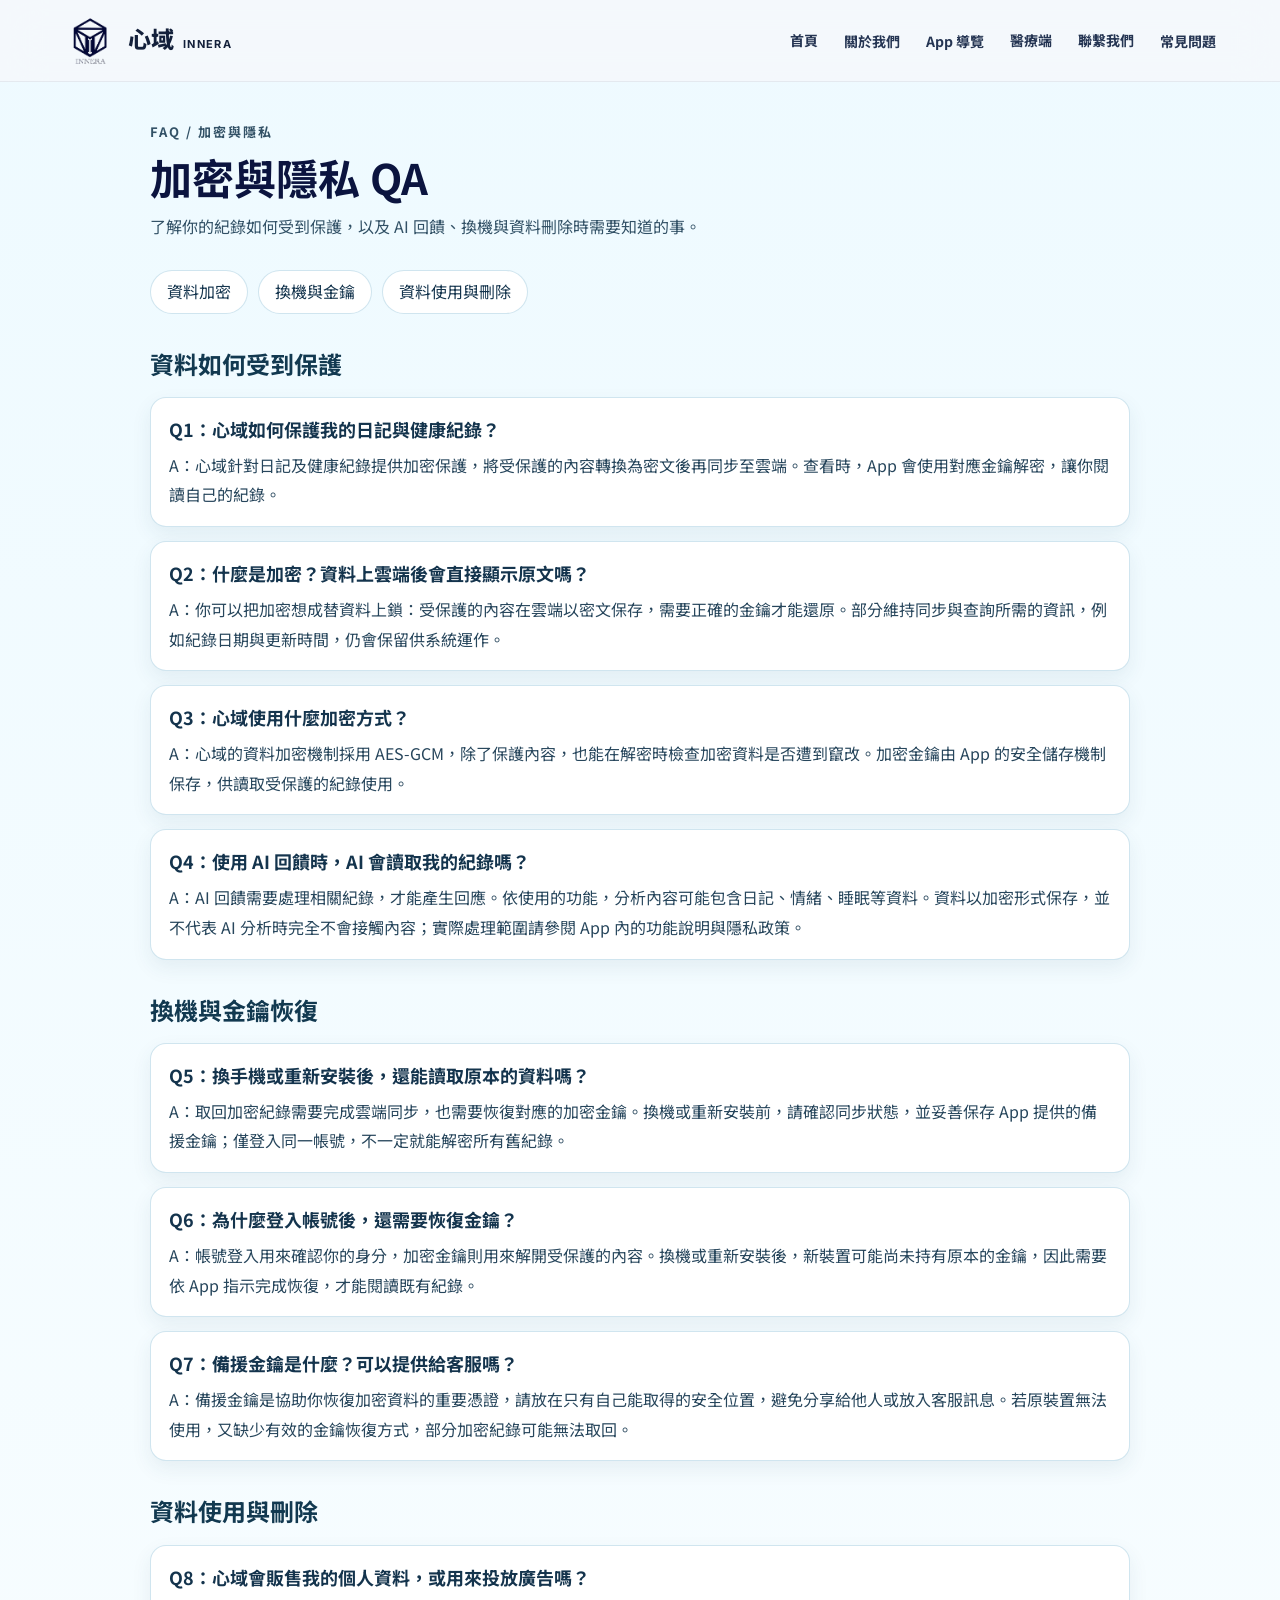
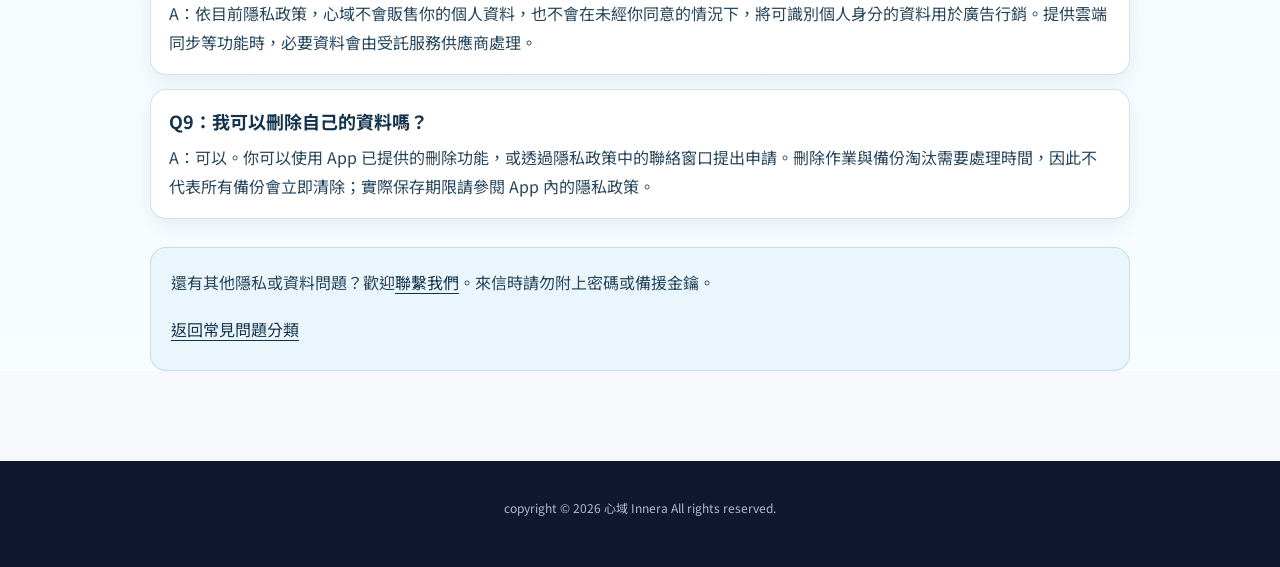
<file: FAQ/faq-privacy.html>
<!DOCTYPE html>
<html lang="zh-TW">
<head>
  <meta charset="UTF-8">
  <meta name="viewport" content="width=device-width, initial-scale=1.0">
  <title>加密與隱私 QA | 心域 Innera</title>
  <meta name="description" content="加密與隱私 QA：了解日記與健康紀錄的加密保護、AI 資料處理、換機金鑰恢復與資料刪除。">
  <link rel="stylesheet" href="../style.css">
  <link rel="stylesheet" href="faq.css">
  <link rel="icon" type="image/png" sizes="1200x1200" href="../favicon.png">
</head>
<body>
  <header class="navbar">
    <a class="logo-area" href="../index.html" aria-label="回到首頁">
      <img src="../favicon.png" class="logo" alt="心域 Logo">
      <div class="brand-text">
        <div class="brand-title">
          <h1>心域</h1>
          <span>INNERA</span>
        </div>
      </div>
    </a>

    <button class="nav-toggle" type="button" aria-label="開啟導覽選單" aria-expanded="false" aria-controls="primary-nav">
      <span></span>
      <span></span>
      <span></span>
    </button>

    <nav id="primary-nav">
      <a href="../index.html">首頁</a>
      <div class="nav-item has-submenu">
        <a href="../about/about.html">關於我們</a>
        <button class="submenu-toggle" type="button" aria-label="展開關於我們子選單" aria-expanded="false">▾</button>
        <div class="submenu">
          <a href="../about/about.html#about-motivation">開發動機</a>
          <a href="../about/about.html#about-expectation">我們期許</a>
          <a href="../about/about.html#about-social">社會議題</a>
          <a href="../about/about.html#about-timeline">發展時間線</a>
          <a href="../about/about.html#about-roadmap">未來規劃</a>
        </div>
      </div>
      <div class="nav-item has-submenu">
        <a href="../guide/guide.html">App 導覽</a>
        <button
          class="submenu-toggle"
          type="button"
          aria-label="展開 App 導覽子選單"
          aria-expanded="false"
        >
          ▾
        </button>

        <div class="submenu">
          <a href="../guide/guide.html#quick-start">快速開始</a>
          <a href="../guide/guide.html#daily-record">日常紀錄</a>
          <a href="../guide/guide.html#trend">看懂趨勢</a>
          <a href="../guide/guide.html#medicine">用藥管理</a>
          <a href="../guide/guide.html#summary">帶進回診</a>
        </div>
      </div>

      <a href="../clinician/clinician.html">醫療端</a>

      <a href="../index.html#contact-us">聯繫我們</a>
      <div class="nav-item has-submenu">
        <a href="faq.html">常見問題</a>
        <button class="submenu-toggle" type="button" aria-label="展開常見問題子選單" aria-expanded="false">▾</button>
        <div class="submenu">
          <a href="faq-emotion-trend.html">情緒趨勢圖</a>
          <a href="faq-diary.html">日記功能</a>
          <a href="faq-medication.html">藥物紀錄</a>
          <a href="faq-privacy.html">加密與隱私</a>
        </div>
      </div>
    </nav>
  </header>

  <main class="faq-page privacy-page">
    <section class="faq-wrap">
      <header class="faq-hero">
        <p class="faq-kicker">FAQ / 加密與隱私</p>
        <h2>加密與隱私 QA</h2>
        <p>了解你的紀錄如何受到保護，以及 AI 回饋、換機與資料刪除時需要知道的事。</p>
      </header>

      <nav class="privacy-topics" aria-label="本頁問題分類">
        <a href="#data-protection">資料加密</a>
        <a href="#key-recovery">換機與金鑰</a>
        <a href="#data-privacy">資料使用與刪除</a>
      </nav>

      <section class="faq-section" id="data-protection" aria-labelledby="protection-title">
        <h3 id="protection-title">資料如何受到保護</h3>
        <div class="faq-list">
          <article class="faq-item">
            <h4>Q1：心域如何保護我的日記與健康紀錄？</h4>
            <p>A：心域針對日記及健康紀錄提供加密保護，將受保護的內容轉換為密文後再同步至雲端。查看時，App 會使用對應金鑰解密，讓你閱讀自己的紀錄。</p>
          </article>
          <article class="faq-item">
            <h4>Q2：什麼是加密？資料上雲端後會直接顯示原文嗎？</h4>
            <p>A：你可以把加密想成替資料上鎖：受保護的內容在雲端以密文保存，需要正確的金鑰才能還原。部分維持同步與查詢所需的資訊，例如紀錄日期與更新時間，仍會保留供系統運作。</p>
          </article>
          <article class="faq-item">
            <h4>Q3：心域使用什麼加密方式？</h4>
            <p>A：心域的資料加密機制採用 AES-GCM，除了保護內容，也能在解密時檢查加密資料是否遭到竄改。加密金鑰由 App 的安全儲存機制保存，供讀取受保護的紀錄使用。</p>
          </article>
          <article class="faq-item">
            <h4>Q4：使用 AI 回饋時，AI 會讀取我的紀錄嗎？</h4>
            <p>A：AI 回饋需要處理相關紀錄，才能產生回應。依使用的功能，分析內容可能包含日記、情緒、睡眠等資料。資料以加密形式保存，並不代表 AI 分析時完全不會接觸內容；實際處理範圍請參閱 App 內的功能說明與隱私政策。</p>
          </article>
        </div>
      </section>

      <section class="faq-section" id="key-recovery" aria-labelledby="recovery-title">
        <h3 id="recovery-title">換機與金鑰恢復</h3>
        <div class="faq-list">
          <article class="faq-item">
            <h4>Q5：換手機或重新安裝後，還能讀取原本的資料嗎？</h4>
            <p>A：取回加密紀錄需要完成雲端同步，也需要恢復對應的加密金鑰。換機或重新安裝前，請確認同步狀態，並妥善保存 App 提供的備援金鑰；僅登入同一帳號，不一定就能解密所有舊紀錄。</p>
          </article>
          <article class="faq-item">
            <h4>Q6：為什麼登入帳號後，還需要恢復金鑰？</h4>
            <p>A：帳號登入用來確認你的身分，加密金鑰則用來解開受保護的內容。換機或重新安裝後，新裝置可能尚未持有原本的金鑰，因此需要依 App 指示完成恢復，才能閱讀既有紀錄。</p>
          </article>
          <article class="faq-item">
            <h4>Q7：備援金鑰是什麼？可以提供給客服嗎？</h4>
            <p>A：備援金鑰是協助你恢復加密資料的重要憑證，請放在只有自己能取得的安全位置，避免分享給他人或放入客服訊息。若原裝置無法使用，又缺少有效的金鑰恢復方式，部分加密紀錄可能無法取回。</p>
          </article>
        </div>
      </section>

      <section class="faq-section" id="data-privacy" aria-labelledby="privacy-title">
        <h3 id="privacy-title">資料使用與刪除</h3>
        <div class="faq-list">
          <article class="faq-item">
            <h4>Q8：心域會販售我的個人資料，或用來投放廣告嗎？</h4>
            <p>A：依目前隱私政策，心域不會販售你的個人資料，也不會在未經你同意的情況下，將可識別個人身分的資料用於廣告行銷。提供雲端同步等功能時，必要資料會由受託服務供應商處理。</p>
          </article>
          <article class="faq-item">
            <h4>Q9：我可以刪除自己的資料嗎？</h4>
            <p>A：可以。你可以使用 App 已提供的刪除功能，或透過隱私政策中的聯絡窗口提出申請。刪除作業與備份淘汰需要處理時間，因此不代表所有備份會立即清除；實際保存期限請參閱 App 內的隱私政策。</p>
          </article>
        </div>
      </section>

      <aside class="privacy-help" aria-label="更多協助">
        <p>還有其他隱私或資料問題？歡迎<a href="../index.html#contact-us">聯繫我們</a>。來信時請勿附上密碼或備援金鑰。</p>
        <a class="privacy-back" href="faq.html">返回常見問題分類</a>
      </aside>
    </section>
  </main>

  <footer>
    <p>copyright © 2026 心域 Innera All rights reserved.</p>
  </footer>

  <script>
    (function () {
      const navbar = document.querySelector(".navbar");
      const navToggle = document.querySelector(".nav-toggle");
      const primaryNav = document.getElementById("primary-nav");
      const submenuItems = primaryNav ? Array.from(primaryNav.querySelectorAll(".has-submenu")) : [];

      function closeMobileNav() {
        if (!navbar || !navToggle) {
          return;
        }

        navbar.classList.remove("is-open");
        navToggle.setAttribute("aria-expanded", "false");

        submenuItems.forEach((item) => {
          item.classList.remove("submenu-open");
          const toggle = item.querySelector(".submenu-toggle");
          if (toggle) {
            toggle.setAttribute("aria-expanded", "false");
          }
        });
      }

      if (!navbar || !navToggle || !primaryNav) {
        return;
      }

      navToggle.addEventListener("click", () => {
        const isOpen = navbar.classList.toggle("is-open");
        navToggle.setAttribute("aria-expanded", String(isOpen));
      });

      primaryNav.querySelectorAll("a").forEach((anchor) => {
        anchor.addEventListener("click", () => {
          if (window.matchMedia("(max-width: 768px)").matches) {
            closeMobileNav();
          }
        });
      });

      submenuItems.forEach((item) => {
        const toggle = item.querySelector(".submenu-toggle");
        if (!toggle) {
          return;
        }

        toggle.addEventListener("click", (event) => {
          event.preventDefault();
          const isSubmenuOpen = item.classList.toggle("submenu-open");
          toggle.setAttribute("aria-expanded", String(isSubmenuOpen));
        });
      });

      window.addEventListener("resize", () => {
        if (!window.matchMedia("(max-width: 768px)").matches) {
          closeMobileNav();
        }
      });
    })();
  </script>
</body>
</html>
</file>
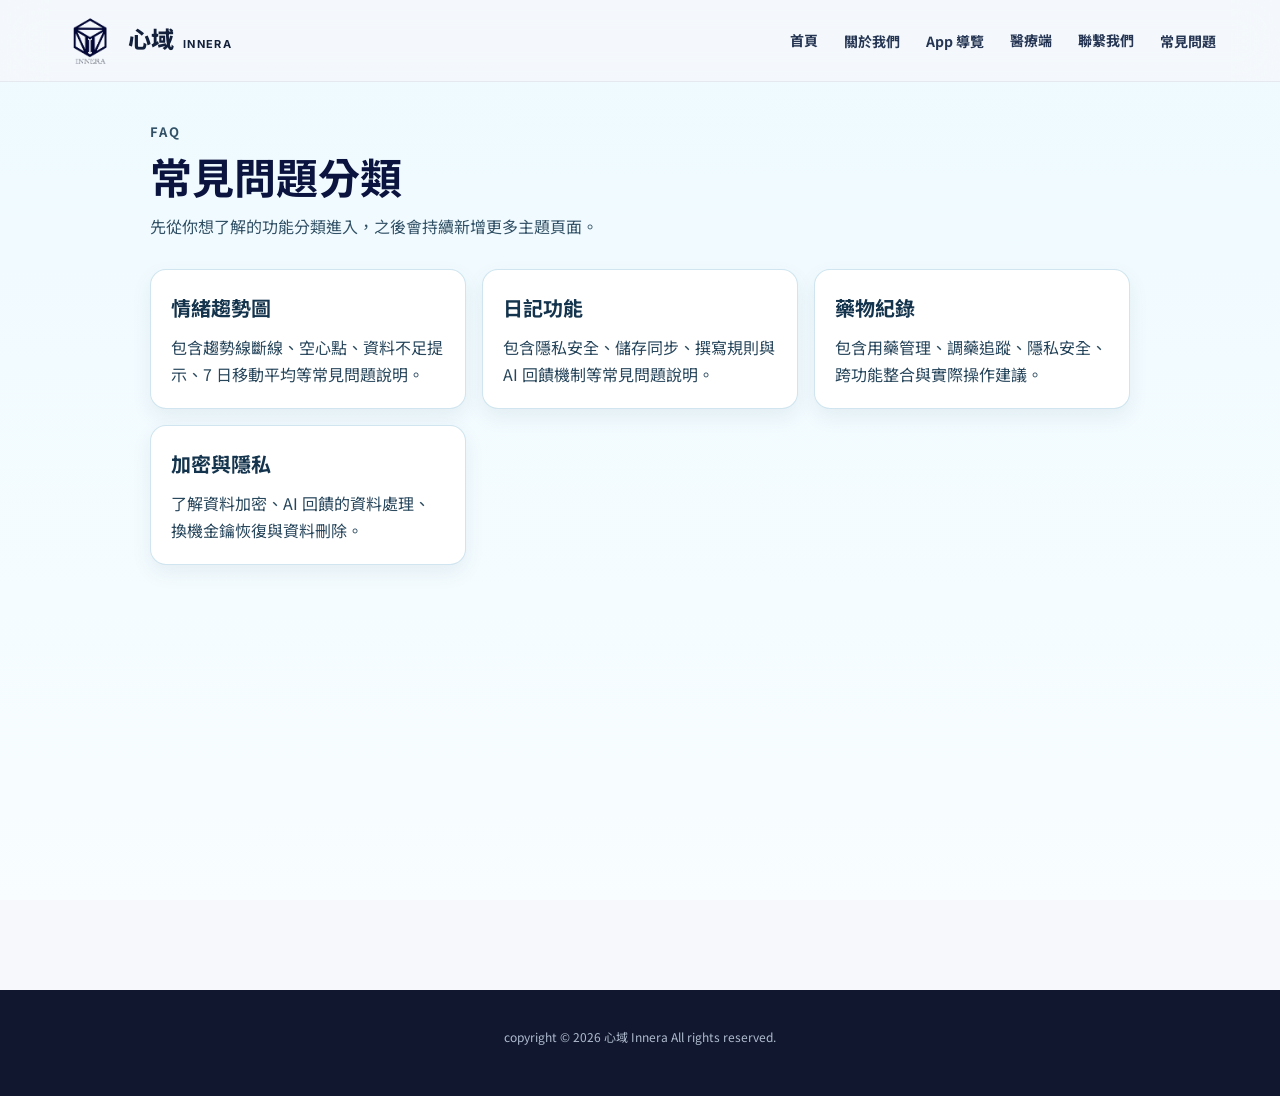
<file: FAQ/faq.html>
<!DOCTYPE html>
<html lang="zh-TW">
<head>
  <meta charset="UTF-8">
  <meta name="viewport" content="width=device-width, initial-scale=1.0">
  <title>常見問題 FAQ | 心域 Innera</title>
  <meta name="description" content="心域常見問題：情緒趨勢圖、日記功能、藥物紀錄，以及加密與隱私說明。">
  <link rel="stylesheet" href="../style.css">
  <link rel="stylesheet" href="faq.css">
</head>
<body>
  <header class="navbar">
    <a class="logo-area" href="../index.html" aria-label="回到首頁">
      <img src="../favicon.png" class="logo" alt="心域 Logo">
      <div class="brand-text">
        <div class="brand-title">
          <h1>心域</h1>
          <span>INNERA</span>
        </div>
      </div>
    </a>

    <button class="nav-toggle" type="button" aria-label="開啟導覽選單" aria-expanded="false" aria-controls="primary-nav">
      <span></span>
      <span></span>
      <span></span>
    </button>

    <nav id="primary-nav">
      <a href="../index.html">首頁</a>
      <div class="nav-item has-submenu">
        <a href="../about/about.html">關於我們</a>
        <button class="submenu-toggle" type="button" aria-label="展開關於我們子選單" aria-expanded="false">▾</button>
        <div class="submenu">
          <a href="../about/about.html#about-motivation">開發動機</a>
          <a href="../about/about.html#about-expectation">我們期許</a>
          <a href="../about/about.html#about-social">社會議題</a>
          <a href="../about/about.html#about-timeline">發展時間線</a>
          <a href="../about/about.html#about-roadmap">未來規劃</a>
        </div>
      </div>
      <div class="nav-item has-submenu">
        <a href="../guide/guide.html" aria-current="page">App 導覽</a>
        <button
          class="submenu-toggle"
          type="button"
          aria-label="展開 App 導覽子選單"
          aria-expanded="false"
        >
          ▾
        </button>

        <div class="submenu">
          <a href="../guide/guide.html#quick-start">快速開始</a>
          <a href="../guide/guide.html#daily-record">日常紀錄</a>
          <a href="../guide/guide.html#trend">看懂趨勢</a>
          <a href="../guide/guide.html#medicine">用藥管理</a>
          <a href="../guide/guide.html#summary">帶進回診</a>
        </div>
      </div>
      <a href="../clinician/clinician.html">醫療端</a>
      <a href="../index.html#contact-us">聯繫我們</a>
      <div class="nav-item has-submenu">
        <a href="faq.html">常見問題</a>
        <button class="submenu-toggle" type="button" aria-label="展開常見問題子選單" aria-expanded="false">▾</button>
        <div class="submenu">
          <a href="faq-emotion-trend.html">情緒趨勢圖</a>
          <a href="faq-diary.html">日記功能</a>
          <a href="faq-medication.html">藥物紀錄</a>
          <a href="faq-privacy.html">加密與隱私</a>
        </div>
      </div>
    </nav>
  </header>

  <main class="faq-page">
    <section class="faq-wrap">
      <header class="faq-hero">
        <p class="faq-kicker">FAQ</p>
        <h2>常見問題分類</h2>
        <p>先從你想了解的功能分類進入，之後會持續新增更多主題頁面。</p>
      </header>

      <section class="faq-category-grid" aria-label="FAQ 分類清單">
        <a class="faq-category-card" href="faq-emotion-trend.html">
          <h3>情緒趨勢圖</h3>
          <p>包含趨勢線斷線、空心點、資料不足提示、7 日移動平均等常見問題說明。</p>
        </a>
        <a class="faq-category-card" href="faq-diary.html">
          <h3>日記功能</h3>
          <p>包含隱私安全、儲存同步、撰寫規則與 AI 回饋機制等常見問題說明。</p>
        </a>
        <a class="faq-category-card" href="faq-medication.html">
          <h3>藥物紀錄</h3>
          <p>包含用藥管理、調藥追蹤、隱私安全、跨功能整合與實際操作建議。</p>
        </a>
        <a class="faq-category-card" href="faq-privacy.html">
          <h3>加密與隱私</h3>
          <p>了解資料加密、AI 回饋的資料處理、換機金鑰恢復與資料刪除。</p>
        </a>
      </section>
    </section>
  </main>

  <footer>
    <p>copyright © 2026 心域 Innera All rights reserved.</p>
  </footer>

  <script>
    (function () {
      const navbar = document.querySelector(".navbar");
      const navToggle = document.querySelector(".nav-toggle");
      const primaryNav = document.getElementById("primary-nav");
      const submenuItems = primaryNav ? Array.from(primaryNav.querySelectorAll(".has-submenu")) : [];

      function closeMobileNav() {
        if (!navbar || !navToggle) {
          return;
        }

        navbar.classList.remove("is-open");
        navToggle.setAttribute("aria-expanded", "false");

        submenuItems.forEach((item) => {
          item.classList.remove("submenu-open");
          const toggle = item.querySelector(".submenu-toggle");
          if (toggle) {
            toggle.setAttribute("aria-expanded", "false");
          }
        });
      }

      if (!navbar || !navToggle || !primaryNav) {
        return;
      }

      navToggle.addEventListener("click", () => {
        const isOpen = navbar.classList.toggle("is-open");
        navToggle.setAttribute("aria-expanded", String(isOpen));
      });

      primaryNav.querySelectorAll("a").forEach((anchor) => {
        anchor.addEventListener("click", () => {
          if (window.matchMedia("(max-width: 768px)").matches) {
            closeMobileNav();
          }
        });
      });

      submenuItems.forEach((item) => {
        const toggle = item.querySelector(".submenu-toggle");
        if (!toggle) {
          return;
        }

        toggle.addEventListener("click", (event) => {
          event.preventDefault();
          const isSubmenuOpen = item.classList.toggle("submenu-open");
          toggle.setAttribute("aria-expanded", String(isSubmenuOpen));
        });
      });

      window.addEventListener("resize", () => {
        if (!window.matchMedia("(max-width: 768px)").matches) {
          closeMobileNav();
        }
      });
    })();
  </script>
</body>
</html>
</file>
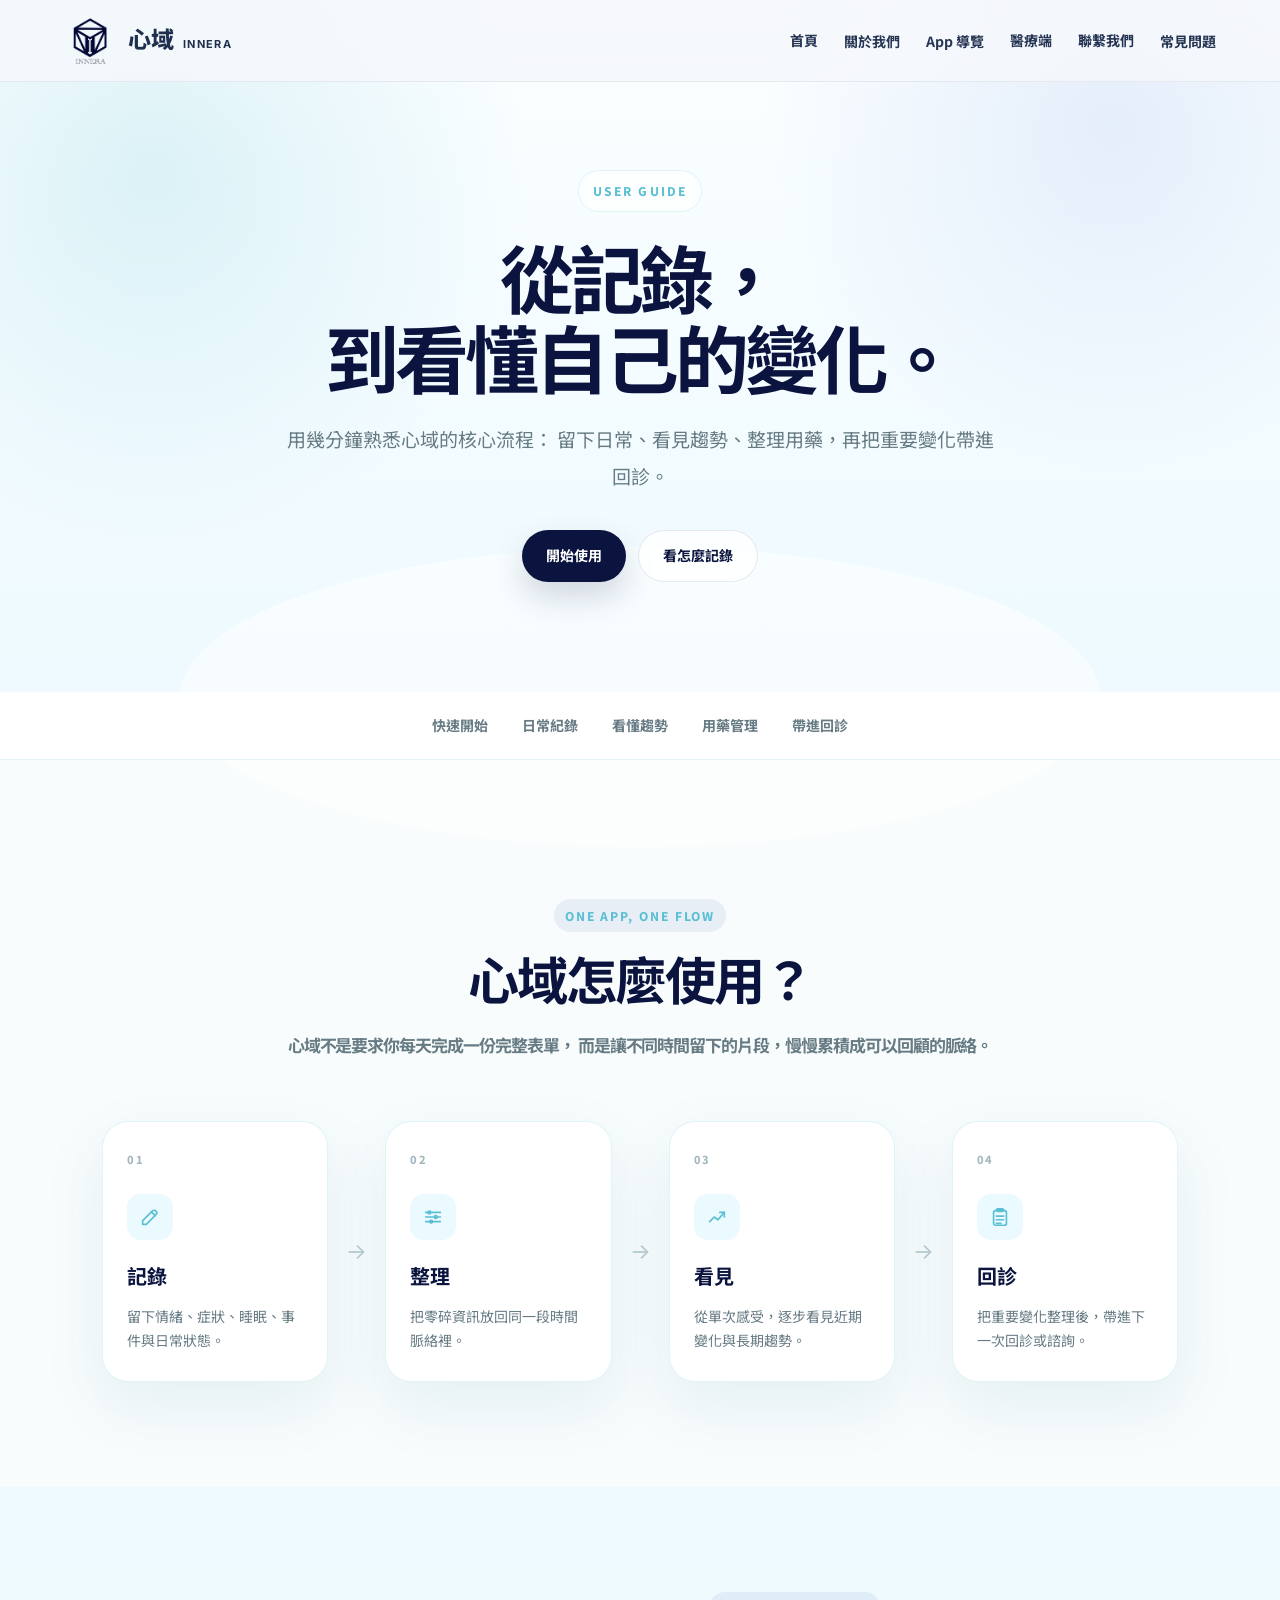
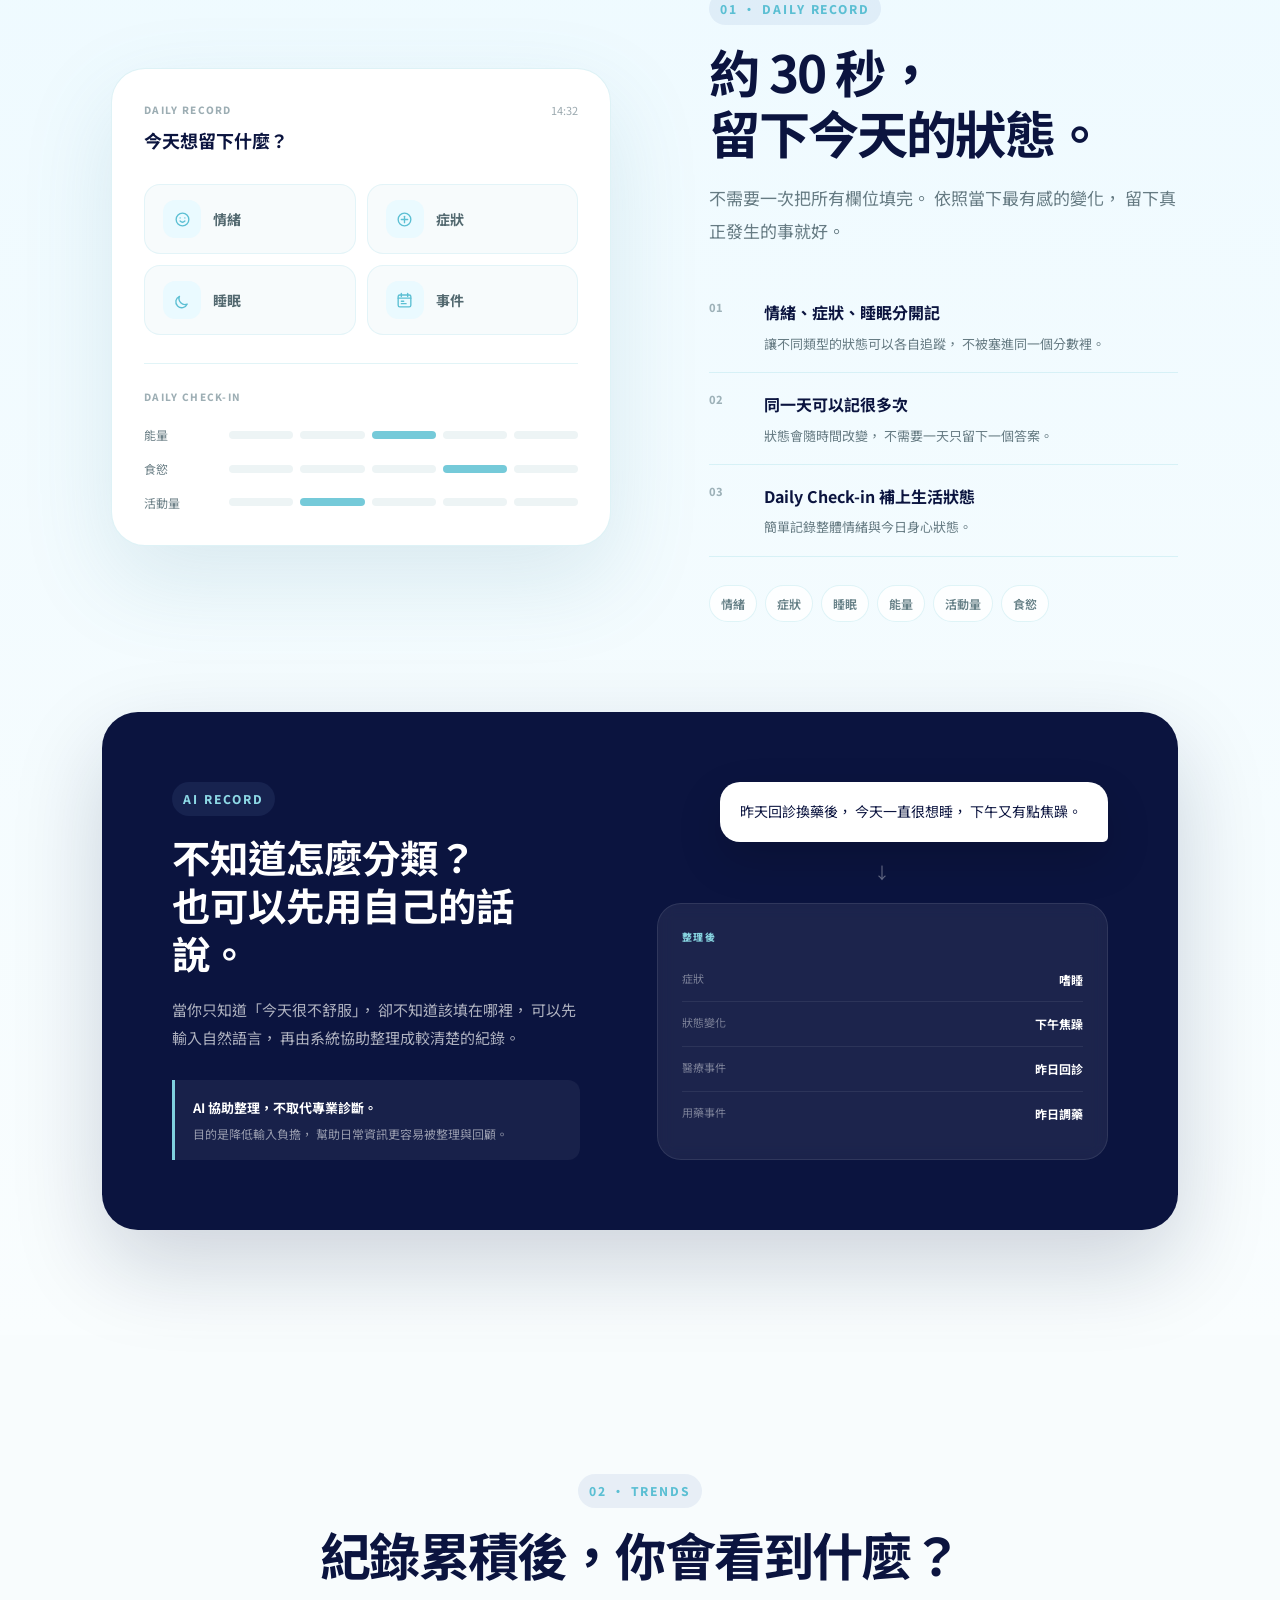
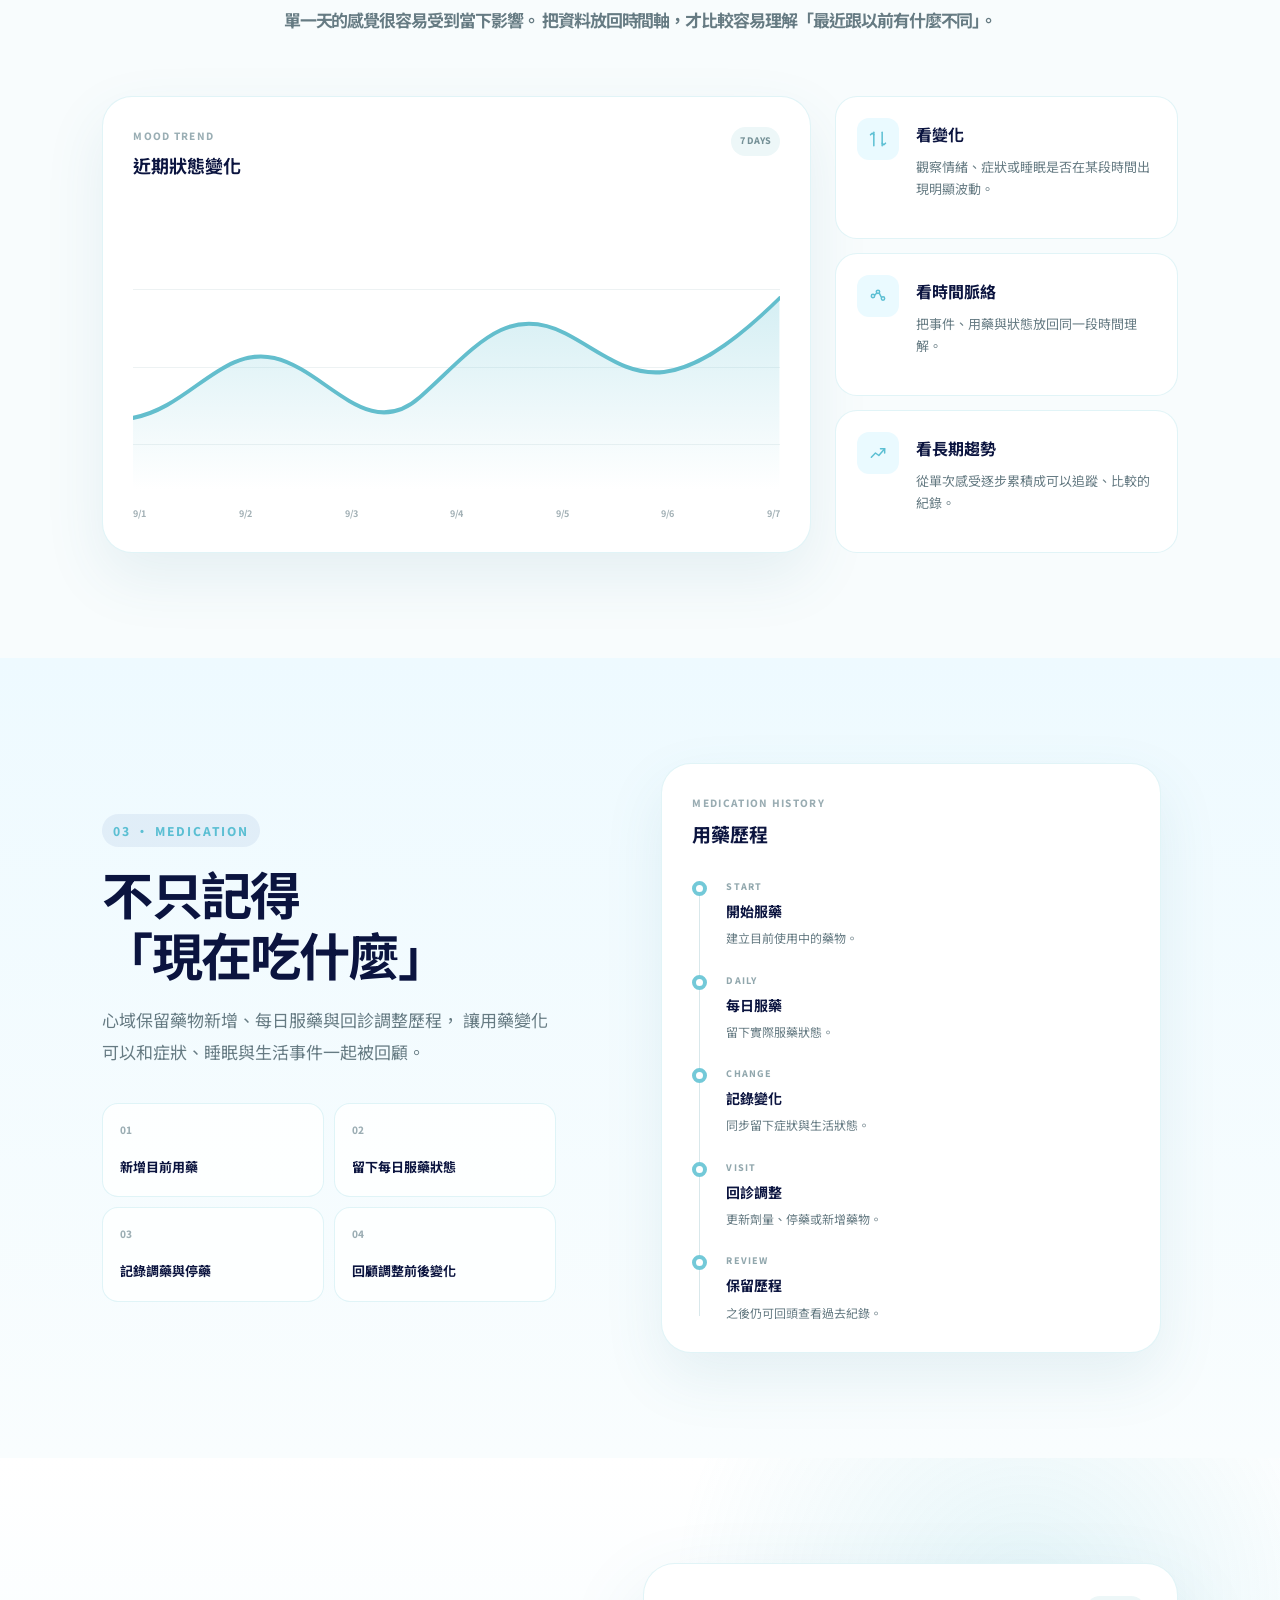
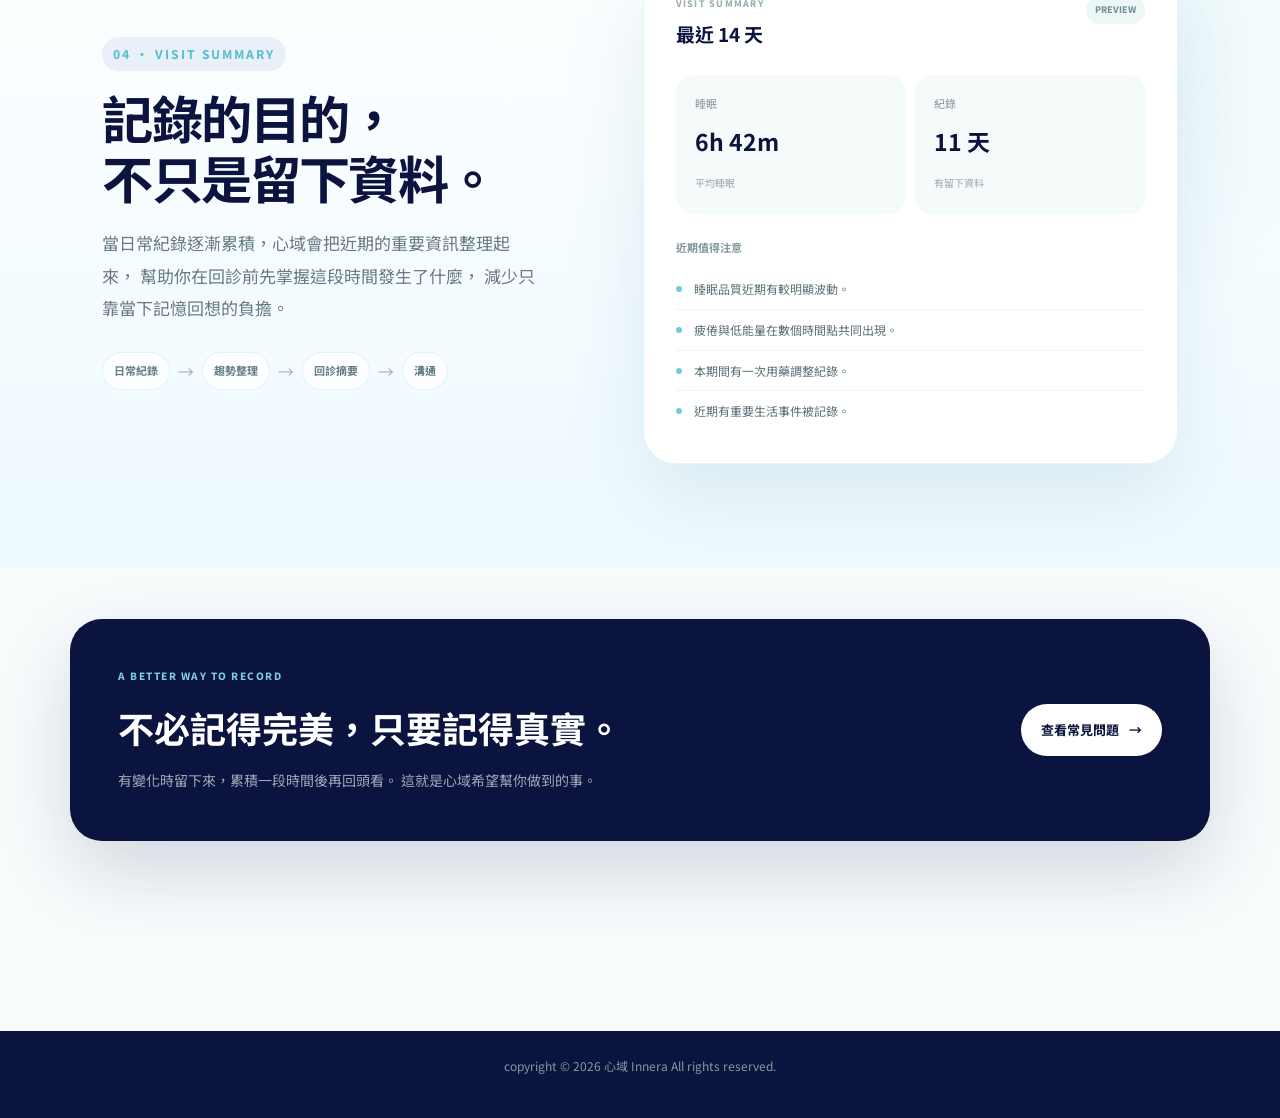
<file: guide/guide.html>
<!DOCTYPE html>
<html lang="zh-TW">
<head>
  <meta charset="UTF-8">
  <meta name="viewport" content="width=device-width, initial-scale=1.0">

  <title>App 使用導覽 | 心域 Innera</title>
  <meta
    name="description"
    content="心域 App 使用導覽：從日常紀錄、趨勢分析、用藥管理到回診整理，快速了解心域如何把零碎的身心狀態整理成可回顧的脈絡。"
  >

  <link rel="stylesheet" href="../style.css">
  <link rel="stylesheet" href="guide.css">
  <link rel="icon" type="image/png" sizes="1200x1200" href="../favicon.png">
</head>

<body class="guide-page">

  <!-- =========================
       Navbar
  ========================== -->
  <header class="navbar">
    <a class="logo-area" href="../index.html" aria-label="回到首頁">
      <img src="../favicon.png" class="logo" alt="心域 Logo">
      <div class="brand-text">
        <div class="brand-title">
          <h1>心域</h1>
          <span>INNERA</span>
        </div>
      </div>
    </a>

    <button
      class="nav-toggle"
      type="button"
      aria-label="開啟導覽選單"
      aria-expanded="false"
      aria-controls="primary-nav"
    >
      <span></span>
      <span></span>
      <span></span>
    </button>

    <nav id="primary-nav">
      <a href="../index.html">首頁</a>

      <div class="nav-item has-submenu">
        <a href="../about/about.html">關於我們</a>
        <button
          class="submenu-toggle"
          type="button"
          aria-label="展開關於我們子選單"
          aria-expanded="false"
        >
          ▾
        </button>

        <div class="submenu">
          <a href="../about/about.html#about-motivation">開發動機</a>
          <a href="../about/about.html#about-expectation">我們期許</a>
          <a href="../about/about.html#about-social">社會議題</a>
          <a href="../about/about.html#about-timeline">發展時間線</a>
          <a href="../about/about.html#about-roadmap">未來規劃</a>
        </div>
      </div>

      <div class="nav-item has-submenu">
        <a href="guide.html" aria-current="page">App 導覽</a>
        <button
          class="submenu-toggle"
          type="button"
          aria-label="展開 App 導覽子選單"
          aria-expanded="false"
        >
          ▾
        </button>

        <div class="submenu">
          <a href="guide.html#quick-start">快速開始</a>
          <a href="guide.html#daily-record">日常紀錄</a>
          <a href="guide.html#trend">看懂趨勢</a>
          <a href="guide.html#medicine">用藥管理</a>
          <a href="guide.html#summary">帶進回診</a>
        </div>
      </div>
      <a href="../clinician/clinician.html">醫療端</a>
      <a href="../index.html#contact-us">聯繫我們</a>

      <div class="nav-item has-submenu">
        <a href="../FAQ/faq.html">常見問題</a>
        <button
          class="submenu-toggle"
          type="button"
          aria-label="展開常見問題子選單"
          aria-expanded="false"
        >
          ▾
        </button>

        <div class="submenu">
          <a href="../FAQ/faq-emotion-trend.html">情緒趨勢圖</a>
          <a href="../FAQ/faq-diary.html">日記功能</a>
          <a href="../FAQ/faq-medication.html">藥物紀錄</a>
          <a href="../FAQ/faq-privacy.html">加密與隱私</a>
        </div>
      </div>
    </nav>
  </header>


  <main>

    <!-- =========================
         Hero
    ========================== -->
    <section class="guide-hero">
      <div class="guide-hero-inner">
        <span class="guide-eyebrow">USER GUIDE</span>

        <h1>
          從記錄，
          <br>
          到看懂自己的變化。
        </h1>

        <p>
          用幾分鐘熟悉心域的核心流程：
          留下日常、看見趨勢、整理用藥，再把重要變化帶進回診。
        </p>

        <div class="guide-hero-actions">
          <a href="#quick-start" class="guide-primary-btn">
            開始使用
          </a>

          <a href="#daily-record" class="guide-secondary-btn">
            看怎麼記錄
          </a>
        </div>
      </div>
    </section>


    <!-- =========================
         Sticky Guide Menu
    ========================== -->
    <nav class="guide-menu" aria-label="App 使用導覽章節">
      <a href="#quick-start">快速開始</a>
      <a href="#daily-record">日常紀錄</a>
      <a href="#trend">看懂趨勢</a>
      <a href="#medicine">用藥管理</a>
      <a href="#summary">帶進回診</a>
    </nav>


    <!-- =========================
         Quick Start
    ========================== -->
    <section class="guide-section" id="quick-start">
      <div class="section-heading">
        <span class="section-kicker">ONE APP, ONE FLOW</span>
        <h2>心域怎麼使用？</h2>
        <p>
          心域不是要求你每天完成一份完整表單，
          而是讓不同時間留下的片段，慢慢累積成可以回顧的脈絡。
        </p>
      </div>

      <div class="flow-grid">

  <!-- 01 記錄 -->
  <article class="flow-item">
    <span class="flow-number">01</span>

    <div class="flow-icon" aria-hidden="true">
      <svg viewBox="0 0 24 24">
        <path d="M4 20h4l10.5-10.5a2.8 2.8 0 0 0-4-4L4 16v4Z"></path>
        <path d="M13.5 6.5l4 4"></path>
      </svg>
    </div>

    <h3>記錄</h3>

    <p>
      留下情緒、症狀、睡眠、事件與日常狀態。
    </p>
  </article>

  <div class="flow-arrow" aria-hidden="true">→</div>


  <!-- 02 整理 -->
  <article class="flow-item">
    <span class="flow-number">02</span>

    <div class="flow-icon" aria-hidden="true">
      <svg viewBox="0 0 24 24">
        <path d="M4 7h16"></path>
        <path d="M4 12h16"></path>
        <path d="M4 17h16"></path>

        <circle cx="8" cy="7" r="1.5"></circle>
        <circle cx="15" cy="12" r="1.5"></circle>
        <circle cx="10" cy="17" r="1.5"></circle>
      </svg>
    </div>

    <h3>整理</h3>

    <p>
      把零碎資訊放回同一段時間脈絡裡。
    </p>
  </article>

  <div class="flow-arrow" aria-hidden="true">→</div>


  <!-- 03 看見 -->
  <article class="flow-item">
    <span class="flow-number">03</span>

    <div class="flow-icon" aria-hidden="true">
      <svg viewBox="0 0 24 24">
        <path d="M4 17l5-5 4 3 7-8"></path>
        <path d="M15 7h5v5"></path>
      </svg>
    </div>

    <h3>看見</h3>

    <p>
      從單次感受，逐步看見近期變化與長期趨勢。
    </p>
  </article>

  <div class="flow-arrow" aria-hidden="true">→</div>


  <!-- 04 回診 -->
  <article class="flow-item">
    <span class="flow-number">04</span>

    <div class="flow-icon" aria-hidden="true">
      <svg viewBox="0 0 24 24">
        <path d="M8 4h8"></path>
        <path d="M9 3h6v3H9z"></path>

        <rect
          x="5"
          y="5"
          width="14"
          height="16"
          rx="2"
        ></rect>

        <path d="M8 11h8"></path>
        <path d="M8 15h8"></path>
        <path d="M8 19h5"></path>
      </svg>
    </div>

    <h3>回診</h3>

    <p>
      把重要變化整理後，帶進下一次回診或諮詢。
    </p>
  </article>

</div>
    </section>


    <!-- =========================
         Daily Record
    ========================== -->
    <!-- =========================
     Daily Record
========================== -->
<section class="guide-section section-soft" id="daily-record">

  <!-- 上半部：App 畫面 + 說明 -->
  <div class="feature-layout">

    <!-- 左：App mockup -->
    <div class="feature-visual">

      <div class="app-mockup">

        <div class="app-mockup-top">

          <div>
            <span>DAILY RECORD</span>
            <strong>今天想留下什麼？</strong>
          </div>

          <small>14:32</small>

        </div>


        <!-- 四個快速紀錄 -->
        <div class="app-record-grid">

          <!-- 情緒 -->
          <div class="record-option">

            <span class="record-option-icon" aria-hidden="true">
              <svg viewBox="0 0 24 24">
                <circle cx="12" cy="12" r="8"></circle>
                <path d="M9 10h.01"></path>
                <path d="M15 10h.01"></path>
                <path d="M9 14c1 1 2 1.5 3 1.5s2-.5 3-1.5"></path>
              </svg>
            </span>

            <strong>情緒</strong>

          </div>


          <!-- 症狀 -->
          <div class="record-option">

            <span class="record-option-icon" aria-hidden="true">
              <svg viewBox="0 0 24 24">
                <circle cx="12" cy="12" r="8"></circle>
                <path d="M12 8v8"></path>
                <path d="M8 12h8"></path>
              </svg>
            </span>

            <strong>症狀</strong>

          </div>


          <!-- 睡眠 -->
          <div class="record-option">

            <span class="record-option-icon" aria-hidden="true">
              <svg viewBox="0 0 24 24">
                <path d="M18 16.5A7.5 7.5 0 0 1 8.2 6.7 7.5 7.5 0 1 0 18 16.5Z"></path>
              </svg>
            </span>

            <strong>睡眠</strong>

          </div>


          <!-- 事件 -->
          <div class="record-option">

            <span class="record-option-icon" aria-hidden="true">
              <svg viewBox="0 0 24 24">
                <rect x="4" y="5" width="16" height="15" rx="2"></rect>
                <path d="M8 3v4"></path>
                <path d="M16 3v4"></path>
                <path d="M4 9h16"></path>
                <path d="M8 13h3"></path>
                <path d="M8 16h6"></path>
              </svg>
            </span>

            <strong>事件</strong>

          </div>

        </div>


        <!-- Daily Check-in -->
        <div class="app-checkin">

          <span>DAILY CHECK-IN</span>


          <div class="checkin-row">

            <p>能量</p>

            <div class="checkin-scale">
              <i></i>
              <i></i>
              <i class="active"></i>
              <i></i>
              <i></i>
            </div>

          </div>


          <div class="checkin-row">

            <p>食慾</p>

            <div class="checkin-scale">
              <i></i>
              <i></i>
              <i></i>
              <i class="active"></i>
              <i></i>
            </div>

          </div>


          <div class="checkin-row">

            <p>活動量</p>

            <div class="checkin-scale">
              <i></i>
              <i class="active"></i>
              <i></i>
              <i></i>
              <i></i>
            </div>

          </div>

        </div>

      </div>

    </div>


    <!-- 右：文字說明 -->
    <div class="feature-copy">

      <span class="section-kicker">
        01 · DAILY RECORD
      </span>

      <h2>
        約 30 秒，
        <br>
        留下今天的狀態。
      </h2>

      <p class="feature-lead">
        不需要一次把所有欄位填完。
        依照當下最有感的變化，
        留下真正發生的事就好。
      </p>


      <div class="feature-list">

        <article>

          <span>01</span>

          <div>
            <h3>情緒、症狀、睡眠分開記</h3>
            <p>
              讓不同類型的狀態可以各自追蹤，
              不被塞進同一個分數裡。
            </p>
          </div>

        </article>


        <article>

          <span>02</span>

          <div>
            <h3>同一天可以記很多次</h3>
            <p>
              狀態會隨時間改變，
              不需要一天只留下一個答案。
            </p>
          </div>

        </article>


        <article>

          <span>03</span>

          <div>
            <h3>Daily Check-in 補上生活狀態</h3>
            <p>
              簡單記錄整體情緒與今日身心狀態。
            </p>
          </div>

        </article>

      </div>


      <div class="record-tags">
        <span>情緒</span>
        <span>症狀</span>
        <span>睡眠</span>
        <span>能量</span>
        <span>活動量</span>
        <span>食慾</span>
      </div>

    </div>

  </div>
  <!-- ↑ feature-layout 到這裡一定要關掉 -->


  <!-- =========================
       AI Record
       注意：一定要放在 feature-layout 外面
  ========================== -->
  <div class="ai-panel">

    <!-- 左 -->
    <div class="ai-copy">

      <span class="section-kicker section-kicker-light">
        AI RECORD
      </span>

      <h3>
        不知道怎麼分類？
        <br>
        也可以先用自己的話說。
      </h3>

      <p>
        當你只知道「今天很不舒服」，
        卻不知道該填在哪裡，
        可以先輸入自然語言，
        再由系統協助整理成較清楚的紀錄。
      </p>


      <div class="ai-note">

        <strong>
          AI 協助整理，不取代專業診斷。
        </strong>

        <span>
          目的是降低輸入負擔，
          幫助日常資訊更容易被整理與回顧。
        </span>

      </div>

    </div>


    <!-- 右 -->
    <div class="ai-demo">

      <div class="user-message">
        昨天回診換藥後，
        今天一直很想睡，
        下午又有點焦躁。
      </div>


      <div class="ai-arrow">
        ↓
      </div>


      <div class="ai-result">

        <span class="ai-result-label">
          整理後
        </span>


        <div>
          <small>症狀</small>
          <strong>嗜睡</strong>
        </div>


        <div>
          <small>狀態變化</small>
          <strong>下午焦躁</strong>
        </div>


        <div>
          <small>醫療事件</small>
          <strong>昨日回診</strong>
        </div>


        <div>
          <small>用藥事件</small>
          <strong>昨日調藥</strong>
        </div>

      </div>

    </div>

  </div>

</section>


    <!-- =========================
         Trends
    ========================== -->
    <section class="guide-section" id="trend">
      <div class="section-heading">
        <span class="section-kicker">02 · TRENDS</span>
        <h2>紀錄累積後，你會看到什麼？</h2>
        <p>
          單一天的感覺很容易受到當下影響。
          把資料放回時間軸，才比較容易理解「最近跟以前有什麼不同」。
        </p>
      </div>

      <div class="trend-layout">
        <div class="trend-card">
          <div class="trend-card-top">
            <div>
              <span>MOOD TREND</span>
              <strong>近期狀態變化</strong>
            </div>

            <small>7 DAYS</small>
          </div>

          <div class="trend-chart">
            <span class="grid-line grid-1"></span>
            <span class="grid-line grid-2"></span>
            <span class="grid-line grid-3"></span>

            <svg
              viewBox="0 0 800 260"
              preserveAspectRatio="none"
              aria-hidden="true"
            >
              <defs>
                <linearGradient id="trendArea" x1="0" y1="0" x2="0" y2="1">
                  <stop offset="0%" stop-color="#72c8d8" stop-opacity=".30" />
                  <stop offset="100%" stop-color="#72c8d8" stop-opacity="0" />
                </linearGradient>
              </defs>

              <path
                class="trend-area"
                d="M0,190 C70,180 110,120 175,132 S290,215 355,170 S460,78 535,108 S650,190 800,74 L800,260 L0,260 Z"
              />

              <path
                class="trend-line"
                d="M0,190 C70,180 110,120 175,132 S290,215 355,170 S460,78 535,108 S650,190 800,74"
              />
            </svg>

            <div class="trend-days">
              <span>9/1</span>
              <span>9/2</span>
              <span>9/3</span>
              <span>9/4</span>
              <span>9/5</span>
              <span>9/6</span>
              <span>9/7</span>
            </div>
          </div>
        </div>


        <div class="trend-points">

  <!-- 看變化 -->
  <article>
    <span class="trend-icon" aria-hidden="true">
      <svg viewBox="0 0 24 24">
        <path d="M7 4v16"></path>
        <path d="M17 4v16"></path>
        <path d="M7 7l-2-2-2 2"></path>
        <path d="M17 17l2 2 2-2"></path>
      </svg>
    </span>

    <div>
      <h3>看變化</h3>
      <p>
        觀察情緒、症狀或睡眠是否在某段時間出現明顯波動。
      </p>
    </div>
  </article>


  <!-- 看時間脈絡 -->
  <article>
    <span class="trend-icon" aria-hidden="true">
      <svg viewBox="0 0 24 24">
        <circle cx="6" cy="12" r="2"></circle>
        <circle cx="12" cy="7" r="2"></circle>
        <circle cx="18" cy="15" r="2"></circle>
        <path d="M8 11l2.5-2.5"></path>
        <path d="M13.5 8.5l2.5 5"></path>
      </svg>
    </span>

    <div>
      <h3>看時間脈絡</h3>
      <p>
        把事件、用藥與狀態放回同一段時間理解。
      </p>
    </div>
  </article>


  <!-- 看長期趨勢 -->
  <article>
    <span class="trend-icon" aria-hidden="true">
      <svg viewBox="0 0 24 24">
        <path d="M4 17l5-5 4 3 7-8"></path>
        <path d="M15 7h5v5"></path>
      </svg>
    </span>

    <div>
      <h3>看長期趨勢</h3>
      <p>
        從單次感受逐步累積成可以追蹤、比較的紀錄。
      </p>
    </div>
  </article>

</div>
    </section>


    <!-- =========================
         Medication
    ========================== -->
    <section class="guide-section section-soft" id="medicine">
      <div class="feature-layout feature-layout-reverse">

        <div class="feature-copy">
          <span class="section-kicker">03 · MEDICATION</span>

          <h2>
            不只記得
            <br>
          「現在吃什麼」
          </h2>

          <p class="feature-lead">
            心域保留藥物新增、每日服藥與回診調整歷程，
            讓用藥變化可以和症狀、睡眠與生活事件一起被回顧。
          </p>

          <div class="medicine-points">
            <div>
              <span>01</span>
              <strong>新增目前用藥</strong>
            </div>

            <div>
              <span>02</span>
              <strong>留下每日服藥狀態</strong>
            </div>

            <div>
              <span>03</span>
              <strong>記錄調藥與停藥</strong>
            </div>

            <div>
              <span>04</span>
              <strong>回顧調整前後變化</strong>
            </div>
          </div>
        </div>


        <div class="feature-visual">
          <div class="medicine-timeline-card">
            <div class="medicine-card-top">
              <span>MEDICATION HISTORY</span>
              <strong>用藥歷程</strong>
            </div>

            <div class="medicine-timeline">
              <div class="medicine-step">
                <i></i>
                <div>
                  <span>START</span>
                  <strong>開始服藥</strong>
                  <p>建立目前使用中的藥物。</p>
                </div>
              </div>

              <div class="medicine-step">
                <i></i>
                <div>
                  <span>DAILY</span>
                  <strong>每日服藥</strong>
                  <p>留下實際服藥狀態。</p>
                </div>
              </div>

              <div class="medicine-step">
                <i></i>
                <div>
                  <span>CHANGE</span>
                  <strong>記錄變化</strong>
                  <p>同步留下症狀與生活狀態。</p>
                </div>
              </div>

              <div class="medicine-step">
                <i></i>
                <div>
                  <span>VISIT</span>
                  <strong>回診調整</strong>
                  <p>更新劑量、停藥或新增藥物。</p>
                </div>
              </div>

              <div class="medicine-step">
                <i></i>
                <div>
                  <span>REVIEW</span>
                  <strong>保留歷程</strong>
                  <p>之後仍可回頭查看過去紀錄。</p>
                </div>
              </div>
            </div>
          </div>
        </div>

      </div>
    </section>


    <!-- =========================
         Visit Summary
    ========================== -->
    <section class="guide-section summary-section" id="summary">
      <div class="summary-layout">

        <div class="summary-copy">
          <span class="section-kicker">04 · VISIT SUMMARY</span>

          <h2>
            記錄的目的，
            <br>
            不只是留下資料。
          </h2>

          <p>
            當日常紀錄逐漸累積，心域會把近期的重要資訊整理起來，
            幫助你在回診前先掌握這段時間發生了什麼，
            減少只靠當下記憶回想的負擔。
          </p>

          <div class="summary-flow">
            <span>日常紀錄</span>
            <i>→</i>
            <span>趨勢整理</span>
            <i>→</i>
            <span>回診摘要</span>
            <i>→</i>
            <span>溝通</span>
          </div>
        </div>


        <div class="summary-card">
          <div class="summary-card-top">
            <div>
              <span>VISIT SUMMARY</span>
              <strong>最近 14 天</strong>
            </div>

            <small>PREVIEW</small>
          </div>

          <div class="summary-stats">
            <div>
              <span>睡眠</span>
              <strong>6h 42m</strong>
              <small>平均睡眠</small>
            </div>

            <div>
              <span>紀錄</span>
              <strong>11 天</strong>
              <small>有留下資料</small>
            </div>
          </div>

          <div class="summary-highlights">
            <span>近期值得注意</span>

            <div>
              <i></i>
              <p>睡眠品質近期有較明顯波動。</p>
            </div>

            <div>
              <i></i>
              <p>疲倦與低能量在數個時間點共同出現。</p>
            </div>

            <div>
              <i></i>
              <p>本期間有一次用藥調整紀錄。</p>
            </div>

            <div>
              <i></i>
              <p>近期有重要生活事件被記錄。</p>
            </div>
          </div>
        </div>

      </div>
    </section>


    <!-- =========================
         Closing
    ========================== -->
    <section class="guide-closing">
      <div>
        <span>A BETTER WAY TO RECORD</span>
        <h2>不必記得完美，只要記得真實。</h2>
        <p>
          有變化時留下來，累積一段時間後再回頭看。
          這就是心域希望幫你做到的事。
        </p>
      </div>

      <a href="../FAQ/faq.html">
        查看常見問題
        <span aria-hidden="true">→</span>
      </a>
    </section>

  </main>


  <footer>
    <p>copyright © 2026 心域 Innera All rights reserved.</p>
  </footer>


  <!-- =========================
       Navbar Script
  ========================== -->
  <script>
    (function () {
      const navbar = document.querySelector(".navbar");
      const navToggle = document.querySelector(".nav-toggle");
      const primaryNav = document.getElementById("primary-nav");
      const submenuItems = primaryNav
        ? Array.from(primaryNav.querySelectorAll(".has-submenu"))
        : [];

      function closeMobileNav() {
        if (!navbar || !navToggle) return;

        navbar.classList.remove("is-open");
        navToggle.setAttribute("aria-expanded", "false");

        submenuItems.forEach((item) => {
          item.classList.remove("submenu-open");

          const toggle = item.querySelector(".submenu-toggle");

          if (toggle) {
            toggle.setAttribute("aria-expanded", "false");
          }
        });
      }

      if (!navbar || !navToggle || !primaryNav) return;

      navToggle.addEventListener("click", () => {
        const isOpen = navbar.classList.toggle("is-open");
        navToggle.setAttribute("aria-expanded", String(isOpen));
      });

      submenuItems.forEach((item) => {
        const toggle = item.querySelector(".submenu-toggle");

        if (!toggle) return;

        toggle.addEventListener("click", (event) => {
          event.preventDefault();
          event.stopPropagation();

          const isOpen = item.classList.toggle("submenu-open");

          toggle.setAttribute("aria-expanded", String(isOpen));
        });
      });

      primaryNav.querySelectorAll("a").forEach((anchor) => {
        anchor.addEventListener("click", () => {
          if (window.matchMedia("(max-width: 768px)").matches) {
            closeMobileNav();
          }
        });
      });

      window.addEventListener("resize", () => {
        if (!window.matchMedia("(max-width: 768px)").matches) {
          closeMobileNav();
        }
      });
    })();
  </script>


  <!-- =========================
       Active Guide Menu
  ========================== -->
  <script>
    (function () {
      const menuLinks = Array.from(document.querySelectorAll(".guide-menu a"));

      const sections = menuLinks
        .map((link) => ({
          link,
          target: document.querySelector(link.getAttribute("href"))
        }))
        .filter((item) => item.target);

      function updateActiveSection() {
        let current = null;

        sections.forEach((item) => {
          const rect = item.target.getBoundingClientRect();

          if (rect.top <= 220) {
            current = item;
          }
        });

        menuLinks.forEach((link) => {
          link.classList.remove("is-active");
        });

        if (current) {
          current.link.classList.add("is-active");
        }
      }

      window.addEventListener("scroll", updateActiveSection, {
        passive: true
      });

      updateActiveSection();
    })();
  </script>

</body>
</html>
</file>
<file: style.css>
@import url("https://fonts.googleapis.com/css2?family=Iansui&family=Inter:wght@400;500;600;700;800&family=Noto+Sans+TC:wght@400;500;600;700;800;900&display=swap");


:root {
  --ink: #13203b;
  --ink-soft: #40516d;
  --muted: #72809a;
  --paper: #f6f8fc;
  --white: #ffffff;
  --mist: #e9f0fb;
  --brand: #abc1ee;
  --brand-strong: #6f8fc8;
  --navy: #10172e;
  --navy-2: #182642;
  --warm: #f1a66a;
  --line: rgba(24, 38, 66, 0.11);
  --shadow: 0 24px 80px rgba(21, 35, 61, 0.12);
  --radius-xl: 36px;
  --radius-lg: 26px;
  --radius-md: 18px;
  --font-sans: "Noto Sans TC", "Inter", "Microsoft JhengHei", sans-serif;
  --font-latin: "Inter", "Noto Sans TC", sans-serif;
  --font-hand: "Iansui", "Noto Sans TC", sans-serif;
  --font-heading: "Noto Sans TC", "Inter", "Microsoft JhengHei", sans-serif;
}

/* 大標題 */
.hero-copy h2,
.display-title,
.brand-video-text h2,
.download-copy h2,
.section-heading {
  font-family: "Noto Sans TC", sans-serif !important;
  font-weight: 700 !important;
  letter-spacing: -0.025em !important;
}

/* 中型標題 */
.story-card h3,
.capability-card h3,
.cooperation-form h3 {
  font-family: var(--font-heading);
  font-weight: 700;
}

* {
  box-sizing: border-box;
}

html {
  scroll-behavior: smooth;
  scroll-padding-top: 96px;
}

body {
  margin: 0;
  font-family: var(--font-sans);
  background: var(--paper);
  color: var(--ink);
  line-height: 1.8;
  overflow-x: hidden;
}

img,
video {
  max-width: 100%;
}

a {
  color: inherit;
}

button,
input,
textarea {
  font: inherit;
}

h1,
h2,
h3,
p {
  margin-top: 0;
}

.section-inner {
  width: min(1180px, calc(100% - 48px));
  margin: 0 auto;
}

.section-label {
  margin-bottom: 18px;
  font-family: var(--font-latin);
  font-size: 12px;
  font-weight: 800;
  letter-spacing: 0.18em;
  color: var(--brand-strong);
}

.light-label {
  color: #c9d7f7;
}

.display-title {
  margin: 0;
  font-size: clamp(34px, 4.4vw, 64px);
  line-height: 1.2;
  letter-spacing: -0.045em;
  font-weight: 800;
}

.section-lead {
  max-width: 740px;
  margin: 24px auto 0;
  font-size: 18px;
  color: var(--ink-soft);
}

.text-link {
  display: inline-flex;
  margin-top: 18px;
  text-decoration: none;
  font-weight: 700;
  color: var(--brand-strong);
}

.light-link {
  color: #f0f4ff;
}

/* =========================
   NAVIGATION
========================= */
.navbar {
  position: fixed;
  inset: 0 0 auto 0;
  z-index: 1000;
  height: 82px;
  padding: 0 max(24px, 5vw);
  display: flex;
  align-items: center;
  justify-content: space-between;
  background: rgba(246, 248, 252, 0.82);
  border-bottom: 1px solid rgba(19, 32, 59, 0.07);
  backdrop-filter: blur(20px);
  -webkit-backdrop-filter: blur(20px);
}

.logo-area {
  display: inline-flex;
  align-items: center;
  gap: 12px;
  text-decoration: none;
}

.logo-area .logo {
  width: 52px;
  height: 52px;
  object-fit: contain;
}

.brand-title {
  display: flex;
  align-items: baseline;
  gap: 9px;
}

.brand-title h1 {
  margin: 0;
  font-size: 23px;
  line-height: 1;
  font-weight: 800;
}

.brand-title span {
  font-family: var(--font-latin);
  font-size: 11px;
  font-weight: 700;
  letter-spacing: 0.12em;
}

.navbar nav {
  display: flex;
  align-items: center;
  gap: 26px;
}

.navbar nav > a,
.navbar nav > .nav-item > a {
  margin: 0;
  padding: 8px 0;
  text-decoration: none;
  font-size: 14px;
  font-weight: 700;
  color: #253553;
  transition: color .2s ease;
}

.navbar nav a:hover {
  color: var(--brand-strong);
}

.navbar nav .has-submenu {
  position: relative;
}

.submenu-toggle {
  display: none;
}

.navbar nav .submenu {
  position: absolute;
  top: calc 100%;
  left: -18px;
  min-width: 160px;
  padding: 8px;
  display: none;
  background: rgba(255,255,255,.98);
  border: 1px solid var(--line);
  border-radius: 16px;
  box-shadow: 0 18px 44px rgba(18,31,52,.12);
}

.navbar nav .submenu a {
  display: block;
  padding: 9px 11px;
  border-radius: 10px;
  text-decoration: none;
  white-space: nowrap;
  font-size: 13px;
  font-weight: 600;
  color: var(--ink-soft);
}

.navbar nav .submenu a:hover {
  background: #f1f5fc;
}

.navbar nav .has-submenu:hover .submenu,
.navbar nav .has-submenu:focus-within .submenu {
  display: block;
}

.nav-toggle {
  display: none;
  width: 42px;
  height: 42px;
  padding: 9px 8px;
  border: 1px solid var(--line);
  border-radius: 13px;
  background: rgba(255,255,255,.86);
  cursor: pointer;
}

.nav-toggle span {
  display: block;
  width: 100%;
  height: 2px;
  border-radius: 99px;
  background: var(--ink);
  transition: .2s ease;
}

.nav-toggle span + span {
  margin-top: 6px;
}

/* =========================
   HERO
========================= */
.hero-modern {
  position: relative;
  min-height: 100svh;
  padding: 130px max(24px, 5vw) 70px;
  display: grid;
  align-items: center;
  overflow: hidden;
  background:
    linear-gradient(135deg, rgba(255,255,255,.98) 0%, rgba(244,247,252,.98) 48%, rgba(228,236,249,.96) 100%);
}

.hero-content {
  position: relative;
  z-index: 3;
  width: min(1240px, 100%);
  margin: 0 auto;
  display: grid;
  grid-template-columns: minmax(0, 1.05fr) minmax(410px, .95fr);
  gap: 72px;
  align-items: center;
}

.hero-brand-row {
  display: flex;
  align-items: center;
  gap: 14px;
  margin-bottom: 26px;
}

.hero-app-logo {
  width: 58px;
  height: 58px;
  object-fit: contain;
}

.hero-eyebrow {
  font-family: var(--font-latin);
  font-size: 11px;
  font-weight: 800;
  letter-spacing: .18em;
  color: var(--brand-strong);
}

.hero-copy h2 {
  margin: 0;
  max-width: 760px;
  font-size: clamp(38px, 4.2vw, 62px);
  line-height: 1.18;
  letter-spacing: -0.045em;
  font-weight: 900;
}

.hero-copy h2 span {
  color: var(--brand-strong);
}

.hero-desc {
  max-width: 690px;
  margin: 28px 0 0;
  font-size: 18px;
  color: var(--ink-soft);
}

.hero-actions {
  display: flex;
  flex-wrap: wrap;
  gap: 14px;
  margin-top: 34px;
}

.primary-cta,
.secondary-cta {
  display: inline-flex;
  min-height: 52px;
  align-items: center;
  justify-content: center;
  padding: 13px 22px;
  border-radius: 999px;
  text-decoration: none;
  font-size: 14px;
  font-weight: 800;
  transition: transform .22s ease, box-shadow .22s ease, background .22s ease;
}

.primary-cta {
  background: var(--navy);
  color: #fff;
  box-shadow: 0 14px 30px rgba(16,23,46,.2);
}

.secondary-cta {
  background: rgba(255,255,255,.7);
  border: 1px solid var(--line);
  color: var(--ink);
}

.primary-cta:hover,
.secondary-cta:hover {
  transform: translateY(-3px);
}

.hero-trust {
  display: flex;
  flex-wrap: wrap;
  gap: 9px;
  margin-top: 30px;
}

.hero-trust span {
  padding: 7px 11px;
  border: 1px solid var(--line);
  border-radius: 999px;
  background: rgba(255,255,255,.6);
  font-size: 12px;
  font-weight: 600;
  color: #59677e;
}

.hero-visual {
  position: relative;
  min-height: 600px;
  display: flex;
  align-items: center;
  justify-content: center;
}

.hero-visual::before {
  content: "";
  position: absolute;
  width: min(500px, 90%);
  aspect-ratio: 1;
  border-radius: 50%;
  background: radial-gradient(circle, rgba(171,193,238,.55), rgba(171,193,238,0) 70%);
  filter: blur(4px);
}

.hero-phone {
  position: absolute;
  width: clamp(190px, 18vw, 238px);
  border-radius: 30px;
  box-shadow: 0 34px 90px rgba(18,31,55,.23);
  border: 7px solid #14203b;
  background: #fff;
}

.hero-phone-back {
  transform: translate(-32%, 5%) rotate(-7deg) scale(.9);
  opacity: .9;
  z-index: 1;
}

.hero-phone-main {
  transform: translate(28%, -3%) rotate(4deg);
  z-index: 2;
}

.floating-card {
  position: absolute;
  z-index: 4;
  width: 205px;
  padding: 15px 17px;
  border-radius: 18px;
  background: rgba(255,255,255,.87);
  border: 1px solid rgba(255,255,255,.72);
  box-shadow: 0 18px 48px rgba(29,43,68,.16);
  backdrop-filter: blur(14px);
}

.floating-card small,
.floating-card span {
  display: block;
  font-size: 11px;
  color: var(--muted);
}

.floating-card strong {
  display: block;
  margin: 4px 0 2px;
  font-size: 15px;
}

.floating-card-top {
  top: 13%;
  right: 1%;
}

.floating-card-bottom {
  left: 0;
  bottom: 15%;
}

.orbit {
  position: absolute;
  border: 1px solid rgba(103,132,184,.17);
  border-radius: 50%;
}

.orbit-one {
  width: 470px;
  height: 470px;
}

.orbit-two {
  width: 590px;
  height: 590px;
}

.hero-glow {
  position: absolute;
  border-radius: 50%;
  filter: blur(80px);
  opacity: .45;
}

.hero-glow-a {
  width: 420px;
  height: 420px;
  top: 4%;
  right: 3%;
  background: #abc1ee;
}

.hero-glow-b {
  width: 320px;
  height: 320px;
  left: -8%;
  bottom: 2%;
  background: #f0b886;
  opacity: .16;
}

.hero-scroll {
  position: absolute;
  left: max(24px, 5vw);
  bottom: 24px;
  z-index: 4;
  display: inline-flex;
  align-items: center;
  gap: 12px;
  text-decoration: none;
  font-family: var(--font-latin);
  font-size: 10px;
  font-weight: 800;
  letter-spacing: .18em;
  color: var(--muted);
}

.hero-scroll i {
  width: 44px;
  height: 1px;
  background: #9aa6ba;
}

/* =========================
   STORY
========================= */
.story-section {
  padding: 120px 0;
  background: #fff;
}

.story-inner {
  text-align: center;
}

.story-flow {
  margin-top: 64px;
  display: grid;
  grid-template-columns: 1fr auto 1.18fr auto 1fr;
  gap: 20px;
  align-items: center;
}

.story-card {
  position: relative;
  min-height: 280px;
  padding: 34px 28px;
  text-align: left;
  border-radius: var(--radius-lg);
  background: #f7f9fd;
  border: 1px solid var(--line);

  transition:
    transform .28s ease,
    box-shadow .28s ease,
    border-color .28s ease;
}

.story-card-highlight {
  background: var(--navy);
  color: #fff;

  /* 不再預設浮起 */
  transform: none;
  box-shadow: none;
}

/* 滑到哪張，哪張浮起 */
.story-card:hover {
  transform: translateY(-12px);
  border-color: rgba(111, 143, 200, .28);
  box-shadow: 0 24px 55px rgba(34, 52, 82, .12);
}

/* 深色 02 可以給稍微明顯一點的陰影 */
.story-card-highlight:hover {
  box-shadow: 0 30px 80px rgba(16, 23, 46, .18);
}

.story-number {
  font-family: var(--font-latin);
  font-size: 14px;
  font-weight: 800;
  color: var(--brand-strong);
}

.story-card-highlight .story-number {
  color: #c9d6f5;
}

.story-kicker {
  margin: 34px 0 8px;
  font-size: 16px;
  font-weight: 700;
  color: var(--muted);
}

.story-card-highlight .story-kicker {
  color: #bfc9db;
}

.story-card > p:last-child {
  margin: 0;
  color: var(--ink-soft);
  font-size: 16px;
}

.story-card.story-card-highlight > p:last-child {
  color: #d7e1f2;
}

.story-card h3 {
  margin: 0 0 16px;
  font-size: 22px;
  line-height: 1.45;
}

.flow-arrow {
  font-family: var(--font-latin);
  color: #a3adc0;
  font-size: 24px;
}

/* =========================
   AI SECTION
========================= */
.ai-section {
  padding: 120px 0;
  background:
    radial-gradient(circle at 80% 20%, rgba(171,193,238,.17), transparent 28%),
    var(--navy);
  color: #fff;
}

.ai-grid {
  display: grid;
  grid-template-columns: .85fr 1.15fr;
  gap: 80px;
  align-items: center;
}

.ai-copy p {
  max-width: 520px;
  margin-top: 26px;
  color: #bdc7d9;
  font-size: 17px;
}

.light-title {
  color: #fff;
}

.ai-demo-card {
  padding: 28px;
  border-radius: 34px;
  background: rgba(255,255,255,.08);
  border: 1px solid rgba(255,255,255,.1);
  box-shadow: 0 30px 90px rgba(0,0,0,.17);
}

.ai-input-box {
  padding: 22px;
  border-radius: 22px;
  background: rgba(255,255,255,.96);
  color: var(--ink);
}

.demo-tag {
  display: inline-flex;
  padding: 5px 9px;
  border-radius: 999px;
  background: #edf2fc;
  color: #6780b4;
  font-size: 11px;
  font-weight: 800;
}

.ai-input-box p {
  margin: 16px 0;
  font-size: 16px;
  line-height: 1.8;
}

.typing-line {
  display: flex;
  gap: 5px;
}

.typing-line span {
  width: 5px;
  height: 5px;
  border-radius: 50%;
  background: #9cafcf;
}

.ai-transform {
  height: 70px;
  display: flex;
  flex-direction: column;
  align-items: center;
  justify-content: center;
}

.ai-transform span {
  display: grid;
  place-items: center;
  width: 36px;
  height: 36px;
  border-radius: 50%;
  background: var(--warm);
  color: #1b2234;
  font-family: var(--font-latin);
  font-size: 10px;
  font-weight: 900;
}

.ai-transform i {
  width: 1px;
  height: 20px;
  background: rgba(255,255,255,.26);
}

.structured-grid {
  display: grid;
  grid-template-columns: repeat(2, 1fr);
  gap: 12px;
}

.structured-card {
  padding: 17px 18px;
  border-radius: 17px;
  background: rgba(255,255,255,.1);
  border: 1px solid rgba(255,255,255,.09);
}

.structured-card span,
.structured-card strong {
  display: block;
}

.structured-card span {
  font-size: 11px;
  color: #9eacc3;
}

.structured-card strong {
  margin-top: 6px;
  font-size: 14px;
}

/* =========================
   PATTERN
========================= */
.pattern-section {
  padding: 120px 0;
  background: #f1f4f9;
}

.pattern-grid {
  display: grid;
  grid-template-columns: 1.08fr .92fr;
  gap: 76px;
  align-items: center;
}

.pattern-copy p {
  margin-top: 26px;
  color: var(--ink-soft);
  font-size: 17px;
}

.pattern-visual {
  padding: 28px;
  border-radius: 34px;
  background: #fff;
  box-shadow: var(--shadow);
}

.mini-timeline {
  display: grid;
  grid-template-columns: repeat(5, 1fr);
  gap: 9px;
}

.mini-timeline > div {
  min-height: 132px;
  padding: 12px 10px;
  display: flex;
  flex-direction: column;
  border-radius: 15px;
  background: #f6f8fc;
  border: 1px solid var(--line);
}

.mini-timeline span {
  font-family: var(--font-latin);
  font-size: 9px;
  font-weight: 800;
  color: var(--muted);
}

.mini-timeline b {
  margin-top: auto;
  font-size: 12px;
}

.mini-timeline em {
  margin-top: 5px;
  font-style: normal;
  font-size: 11px;
  color: var(--brand-strong);
}

.pattern-summary {
  margin-top: 16px;
  padding: 20px;
  border-radius: 20px;
  background: var(--navy);
  color: #fff;
}

.pattern-summary ul {
  margin: 17px 0 0;
  padding: 0;
  list-style: none;
}

.pattern-summary li {
  padding: 9px 0;
  display: flex;
  justify-content: space-between;
  gap: 18px;
  border-bottom: 1px solid rgba(255,255,255,.08);
}

.pattern-summary li:last-child {
  border-bottom: 0;
}

.pattern-summary li span {
  color: #bdc7d9;
  font-size: 12px;
}

.pattern-summary li strong {
  font-size: 12px;
  text-align: right;
}

/* =========================
   CAPABILITIES
========================= */
.capability-section {
  padding: 120px 0;
  background: #fff;
}

.capability-heading {
  display: flex;
  align-items: end;
  justify-content: space-between;
  gap: 30px;
}

.capability-heading .display-title {
  max-width: 800px;
}

.capability-grid {
  margin-top: 56px;
  display: grid;
  grid-template-columns: repeat(3, 1fr);
  gap: 20px;
}

.capability-card {
  min-height: 370px;
  padding: 30px;
  display: flex;
  flex-direction: column;
  border-radius: 28px;
  background: #f7f9fd;
  border: 1px solid var(--line);

  transition:
    transform .28s ease,
    box-shadow .28s ease,
    border-color .28s ease;
}

.capability-card-featured {
  background: linear-gradient(150deg, #e7eefb, #f6f8fc);

  /* 取消固定浮起 */
  transform: none;
}

/* 滑到哪張，哪張浮起 */
.capability-card:hover {
  transform: translateY(-12px);
  border-color: rgba(111, 143, 200, .28);
  box-shadow: 0 24px 55px rgba(34, 52, 82, .12);
}

.capability-index {
  font-family: var(--font-latin);
  font-size: 14px;
  font-weight: 800;
  color: var(--brand-strong);
}

.capability-en {
  margin: 46px 0 7px;
  font-family: var(--font-latin);
  font-size: 10px;
  font-weight: 800;
  letter-spacing: .15em;
  color: var(--muted);
}

.capability-card h3 {
  margin: 0 0 16px;
  font-size: 26px;
}

.capability-card > p:not(.capability-en) {
  margin: 0;
  color: var(--ink-soft);
  font-size: 14px;
}

.capability-tags {
  margin-top: auto;
  display: flex;
  flex-wrap: wrap;
  gap: 7px;
}

.capability-tags span {
  padding: 6px 9px;
  border-radius: 999px;
  background: #fff;
  border: 1px solid var(--line);
  font-size: 13px;
  font-weight: 600;
}

/* =========================
   VIDEO
========================= */
.brand-video-section {
  padding: 110px 24px;
  background: #edf1f7;
}

.brand-video-container {
  width: min(1120px, 100%);
  margin: 0 auto;
  display: grid;
  grid-template-columns: .8fr 1.2fr;
  gap: 58px;
  align-items: center;
}

.section-kicker {
  display: inline-flex;
  margin-bottom: 16px;
  padding: 6px 11px;
  border-radius: 999px;
  background: rgba(109,139,195,.12);
  color: var(--brand-strong);
  font-size: 11px;
  font-weight: 800;
}

.brand-video-text h2 {
  margin: 0 0 18px;
  font-size: clamp(30px, 3.8vw, 50px);
  line-height: 1.25;
  letter-spacing: -.04em;
}

.brand-video-text p {
  color: var(--ink-soft);
}

.brand-video-card {
  padding: 10px;
  border-radius: 30px;
  background: #fff;
  box-shadow: var(--shadow);
}

.brand-video {
  display: block;
  width: 100%;
  aspect-ratio: 16/9;
  border-radius: 22px;
  object-fit: cover;
  background: #dae3f1;
}

/* =========================
   DOWNLOAD
========================= */
.download-section {
  padding: 34px 0 110px;
  background: #edf1f7;
}

.download-panel {
  padding: 52px;
  display: grid;
  grid-template-columns: 1fr auto;
  gap: 54px;
  align-items: center;
  border-radius: 36px;
  background: linear-gradient(135deg, #131c35, #223458);
  color: #fff;
}

.download-copy h2 {
  margin: 0;
  max-width: 650px;
  font-size: clamp(30px, 4vw, 52px);
  line-height: 1.28;
  letter-spacing: -.04em;
}

.download-copy p {
  margin: 15px 0 0;
  color: #b9c6dc;
}

.download-options {
  display: flex;
  gap: 14px;
}

.download-option {
  min-width: 176px;
  padding: 14px;
  display: flex;
  align-items: center;
  gap: 12px;
  border-radius: 20px;
  background: rgba(255,255,255,.08);
  border: 1px solid rgba(255,255,255,.1);
}

.download-option img {
  width: 66px;
  height: 66px;
  border-radius: 10px;
  background: #fff;
}

.download-option span,
.download-option a {
  display: block;
}

.download-option span {
  font-size: 11px;
  color: #aebbd1;
}

.download-option a {
  margin-top: 3px;
  text-decoration: none;
  font-size: 12px;
  font-weight: 800;
}

/* =========================
   CONTACT — backend/form contract preserved
========================= */
#contact-us {
  scroll-margin-top: 100px;
}

.contact-section {
  width: min(1100px, calc(100% - 48px));
  margin: 90px auto 0;
  padding: 58px 48px;
  border-radius: 32px;
  background: #fff;
  border: 1px solid var(--line);
  box-shadow: var(--shadow);
  text-align: center;
}

.section-heading {
  margin: 0 auto 18px;
  font-size: clamp(28px, 4vw, 42px);
  font-weight: 800;
  letter-spacing: -.03em;
}

.contact-section > p {
  max-width: 760px;
  margin: 0 auto 14px;
  color: var(--ink-soft);
}

.contact-list {
  margin-top: 16px;
}

.contact-list p {
  margin: 4px 0;
  font-size: 14px;
  color: var(--ink-soft);
}

.cooperation-form {
  width: min(760px, 100%);
  margin: 32px auto 0;
  padding: 28px;
  text-align: left;
  border-radius: 22px;
  background: #f7f9fd;
  border: 1px solid var(--line);
}

.cooperation-form h3 {
  margin: 0 0 8px;
  font-size: 23px;
}

.form-help {
  margin: 0 0 18px;
  color: var(--muted);
  font-size: 13px;
}

.form-grid {
  display: grid;
  grid-template-columns: repeat(2, 1fr);
  gap: 14px;
}

.cooperation-form label {
  display: flex;
  flex-direction: column;
  gap: 7px;
  color: #35445e;
  font-size: 13px;
  font-weight: 700;
}

.cooperation-form input,
.cooperation-form textarea {
  width: 100%;
  padding: 12px 13px;
  border: 1px solid rgba(36,54,84,.18);
  border-radius: 12px;
  background: #fff;
  color: var(--ink);
}

.cooperation-form input:focus,
.cooperation-form textarea:focus {
  outline: 0;
  border-color: var(--brand-strong);
  box-shadow: 0 0 0 3px rgba(111,143,200,.13);
}

.form-honey {
  display: none;
}

.full-width {
  margin-top: 14px;
}

.submit-btn {
  margin-top: 18px;
  padding: 12px 18px;
  border: 0;
  border-radius: 12px;
  background: var(--navy);
  color: #fff;
  font-weight: 800;
  cursor: pointer;
}

.submit-btn:hover {
  background: #1a2747;
}

.submit-btn:disabled {
  opacity: .65;
  cursor: wait;
}

.form-note {
  min-height: 24px;
  margin-top: 12px;
  font-size: 13px;
}

.form-note.success {
  color: #397489;
}

.form-note.error {
  color: #ad3b3b;
}

footer {
  margin-top: 90px;
  padding: 36px 24px;
  text-align: center;
  background: var(--navy);
  color: #afbbcf;
  font-size: 12px;
}

/* Preserve existing lightbox behavior if legacy feature pages/images are later restored */
.zoomable-image { cursor: zoom-in; }

.lightbox {
  position: fixed;
  inset: 0;
  z-index: 3000;
  padding: 32px;
  display: flex;
  align-items: center;
  justify-content: center;
  background: rgba(8,20,45,.88);
  opacity: 0;
  visibility: hidden;
  transition: .25s ease;
}

.lightbox.is-open {
  opacity: 1;
  visibility: visible;
}

.lightbox-image {
  max-width: min(92vw, 1100px);
  max-height: 86vh;
  border-radius: 20px;
  background: #fff;
}

.lightbox-close {
  position: absolute;
  top: 16px;
  right: 20px;
  width: 46px;
  height: 46px;
  border: 0;
  border-radius: 50%;
  background: rgba(255,255,255,.18);
  color: #fff;
  font-size: 30px;
  cursor: pointer;
}

body.no-scroll {
  overflow: hidden;
}

/* =========================
   TABLET
========================= */
@media (max-width: 768px) {
  .hero-copy h2 {
    font-size: clamp(32px, 9vw, 42px);
    line-height: 1.2;
  }

  .hero-copy h2 {
    font-size: clamp(42px, 6.4vw, 66px);
  }

  .hero-visual {
    min-height: 520px;
  }

  .orbit-two {
    width: 480px;
    height: 480px;
  }

  .story-flow {
    grid-template-columns: 1fr;
  }

  .flow-arrow {
    transform: rotate(90deg);
  }

  .story-card,
  .story-card-highlight {
    min-height: 0;
    transform: none;
  }

  .ai-grid,
  .pattern-grid {
    grid-template-columns: 1fr;
    gap: 50px;
  }

  .pattern-copy {
    order: -1;
  }

  .capability-grid {
    grid-template-columns: 1fr;
  }

  .capability-card,
  .capability-card-featured {
    min-height: 260px;
    transform: none;
  }

  .brand-video-container {
    grid-template-columns: 1fr;
  }

  .download-panel {
    grid-template-columns: 1fr;
  }
}

/* =========================
   MOBILE / RWD
========================= */
@media (max-width: 430px) {
  .hero-copy h2 {
    font-size: 32px;
  }

  .section-inner {
    width: min(100% - 32px, 1180px);
  }

  .navbar {
    height: auto;
    min-height: 72px;
    padding: 10px 16px;
    flex-wrap: wrap;
  }

  .logo-area .logo {
    width: 46px;
    height: 46px;
  }

  .brand-title h1 {
    font-size: 20px;
  }

  .nav-toggle {
    display: inline-flex;
    flex-direction: column;
    justify-content: center;
    margin-left: auto;
  }

  .navbar.is-open {
    max-height: 100dvh;
    overflow-y: auto;
  }

  .navbar.is-open .nav-toggle span:nth-child(1) {
    transform: translateY(8px) rotate(45deg);
  }

  .navbar.is-open .nav-toggle span:nth-child(2) {
    opacity: 0;
  }

  .navbar.is-open .nav-toggle span:nth-child(3) {
    transform: translateY(-8px) rotate(-45deg);
  }

  .navbar nav {
    display: none;
    width: 100%;
    max-height: calc(100dvh - 82px);
    overflow-y: auto;
    flex-direction: column;
    align-items: stretch;
    gap: 7px;
    padding: 10px 0 4px;
  }

  .navbar.is-open nav {
    display: flex;
  }

  .navbar nav > a,
  .navbar nav > .nav-item > a {
    display: block;
    width: 100%;
    padding: 10px 12px;
    border-radius: 12px;
    background: #eef2f8;
    font-size: 14px;
  }

  .navbar nav .has-submenu {
    position: static;
    display: grid;
    grid-template-columns: 1fr 42px;
    overflow: hidden;
    border: 1px solid var(--line);
    border-radius: 12px;
    background: #eef2f8;
  }

  .navbar nav .has-submenu > a {
    padding: 10px 12px;
    background: transparent;
  }

  .navbar nav .submenu-toggle {
    display: inline-flex;
    align-items: center;
    justify-content: center;
    border: 0;
    border-left: 1px solid var(--line);
    background: rgba(255,255,255,.5);
    color: var(--ink);
    cursor: pointer;
  }

  .navbar nav .has-submenu:hover .submenu,
  .navbar nav .has-submenu:focus-within .submenu {
    display: none;
  }

  .navbar nav .submenu {
    position: static;
    grid-column: 1 / -1;
    margin: 0;
    padding: 6px 8px 8px;
    border: 0;
    border-radius: 0;
    box-shadow: none;
    background: transparent;
  }

  .navbar nav .has-submenu.submenu-open .submenu {
    display: block;
  }

  .navbar nav .has-submenu.submenu-open .submenu-toggle {
    transform: rotate(180deg);
  }

  .navbar nav .submenu a {
    margin-top: 5px;
    background: #fff;
  }

  .hero-modern {
    min-height: auto;
    padding: 110px 16px 56px;
  }

  .hero-content {
    grid-template-columns: 1fr;
    gap: 24px;
  }

  .hero-brand-row {
    margin-bottom: 18px;
  }

  .hero-app-logo {
    width: 50px;
    height: 50px;
  }

  .hero-eyebrow {
    font-size: 9px;
  }

  .hero-copy h2 {
    font-size: clamp(38px, 11.5vw, 54px);
    line-height: 1.17;
  }

  .hero-desc {
    margin-top: 22px;
    font-size: 15px;
  }

  .hero-actions {
    margin-top: 26px;
  }

  .primary-cta,
  .secondary-cta {
    width: 100%;
  }

  .hero-trust {
    margin-top: 22px;
  }

  .hero-visual {
    min-height: 430px;
    margin-top: 8px;
  }

  .hero-phone {
    width: min(42vw, 178px);
    border-width: 5px;
    border-radius: 23px;
  }

  .hero-phone-back {
    transform: translate(-30%, 5%) rotate(-6deg) scale(.92);
  }

  .hero-phone-main {
    transform: translate(27%, -3%) rotate(4deg);
  }

  .floating-card {
    width: 160px;
    padding: 11px 12px;
  }

  .floating-card-top {
    top: 7%;
    right: 0;
  }

  .floating-card-bottom {
    left: 0;
    bottom: 7%;
  }

  .orbit-one {
    width: 330px;
    height: 330px;
  }

  .orbit-two {
    width: 400px;
    height: 400px;
  }

  .hero-scroll {
    display: none;
  }

  .story-section,
  .ai-section,
  .pattern-section,
  .capability-section,
  .brand-video-section {
    padding-top: 80px;
    padding-bottom: 80px;
  }

  .display-title {
    font-size: clamp(31px, 9vw, 44px);
  }

  .section-lead,
  .ai-copy p,
  .pattern-copy p {
    font-size: 15px;
  }

  .story-flow {
    margin-top: 42px;
    gap: 12px;
  }

  .story-card {
    padding: 25px 22px;
  }

  .story-kicker {
    margin-top: 26px;
  }

  .ai-demo-card {
    padding: 16px;
    border-radius: 26px;
  }

  .ai-input-box {
    padding: 18px;
  }

  .structured-grid {
    grid-template-columns: 1fr;
  }

  .pattern-visual {
    padding: 18px;
    overflow-x: auto;
  }

  .mini-timeline {
    min-width: 520px;
  }

  .capability-heading {
    display: block;
  }

  .capability-grid {
    margin-top: 38px;
  }

  .capability-card {
    min-height: 300px;
    padding: 25px 22px;
  }

  .brand-video-section {
    padding-left: 16px;
    padding-right: 16px;
  }

  .brand-video-container {
    gap: 32px;
  }

  .brand-video-text h2 {
    font-size: 32px;
  }

  .download-section {
    padding: 18px 0 76px;
  }

  .download-panel {
    width: calc(100% - 32px);
    padding: 30px 22px;
    gap: 30px;
    border-radius: 28px;
  }

  .download-options {
    flex-direction: column;
  }

  .download-option {
    width: 100%;
  }

  .contact-section {
    width: calc(100% - 32px);
    margin-top: 70px;
    padding: 34px 18px;
    border-radius: 24px;
  }

  .form-grid {
    grid-template-columns: 1fr;
  }

  .cooperation-form {
    padding: 20px;
  }

  .lightbox {
    padding: 18px;
  }

  .lightbox-image {
    max-width: 94vw;
    max-height: 78vh;
  }
}

@media (max-width: 430px) {
  .hero-copy h2 {
    font-size: 37px;
  }

  .hero-visual {
    min-height: 390px;
  }

  .hero-phone {
    width: 154px;
  }

  .floating-card {
    width: 145px;
  }

  .floating-card strong {
    font-size: 12px;
  }

  .floating-card span {
    font-size: 10px;
  }

  .download-copy h2 {
    font-size: 31px;
  }
}

@media (prefers-reduced-motion: reduce) {
  html {
    scroll-behavior: auto;
  }

  *,
  *::before,
  *::after {
    animation-duration: .01ms !important;
    animation-iteration-count: 1 !important;
    transition-duration: .01ms !important;
  }
}
</file>
<file: clinician/clinician.css>
/* =========================================================
   INNERA CLINICIAN
   Base styles come from ../style.css
========================================================= */


/* =========================
   HERO
========================= */

.clinical-hero {
  position: relative;
  min-height: 100svh;
  padding: 132px max(24px, 5vw) 80px;
  display: flex;
  align-items: center;
  overflow: hidden;
  background:
    linear-gradient(
      135deg,
      #ffffff 0%,
      #f5f7fb 47%,
      #e9eff9 100%
    );
}

.clinical-hero-inner {
  position: relative;
  z-index: 2;
  width: min(1320px, 100%);
  margin: 0 auto;
  display: grid;
  grid-template-columns: minmax(390px, .82fr) minmax(0, 1.18fr);
  gap: 70px;
  align-items: center;
}

.clinical-eyebrow {
  margin-bottom: 22px;
  font-family: var(--font-latin);
  font-size: 11px;
  font-weight: 800;
  letter-spacing: .2em;
  color: var(--brand-strong);
}

.clinical-hero-copy h2 {
  margin: 0;
  max-width: 670px;
  font-family: var(--font-heading);
  font-size: clamp(42px, 4.7vw, 68px);
  line-height: 1.18;
  letter-spacing: -.045em;
  font-weight: 800;
}

.clinical-hero-copy h2 span {
  display: block;
  color: var(--brand-strong);
}

.clinical-hero-desc {
  max-width: 610px;
  margin: 27px 0 0;
  color: var(--ink-soft);
  font-size: 17px;
  line-height: 1.95;
}

.clinical-actions {
  display: flex;
  flex-wrap: wrap;
  gap: 13px;
  margin-top: 32px;
}

.clinical-note {
  margin-top: 24px;
  display: flex;
  align-items: center;
  gap: 9px;
  color: var(--muted);
  font-size: 14px;
}

.clinical-note span {
  width: 7px;
  height: 7px;
  flex: 0 0 auto;
  border-radius: 50%;
  background: var(--brand-strong);
}


/* hero screenshot */

.clinical-hero-visual {
  position: relative;
  min-width: 0;
}

.clinical-browser {
  position: relative;
  z-index: 2;
  padding: 8px;
  overflow: hidden;
  border: 1px solid rgba(30, 49, 81, .12);
  border-radius: 25px;
  background: rgba(255, 255, 255, .92);
  box-shadow:
    0 35px 100px rgba(29, 45, 75, .18),
    0 8px 25px rgba(29, 45, 75, .08);
  transform: perspective(1600px) rotateY(-2deg) rotateX(1deg);
}

.browser-bar {
  height: 42px;
  padding: 0 13px;
  display: flex;
  align-items: center;
  justify-content: space-between;
  color: #8290a7;
  font-family: var(--font-latin);
  font-size: 9px;
  font-weight: 700;
  letter-spacing: .08em;
}

.browser-dots {
  display: flex;
  gap: 6px;
}

.browser-dots i {
  width: 7px;
  height: 7px;
  border-radius: 50%;
  background: #ccd4e0;
}

.clinical-browser img {
  display: block;
  width: 100%;
  border-radius: 17px;
}

.clinical-floating-card {
  position: absolute;
  z-index: 4;
  right: -20px;
  bottom: -35px;
  width: 230px;
  padding: 18px 20px;
  border: 1px solid rgba(255,255,255,.75);
  border-radius: 19px;
  background: rgba(255,255,255,.9);
  box-shadow: 0 20px 55px rgba(27,43,70,.16);
  backdrop-filter: blur(18px);
}

.clinical-floating-card small,
.clinical-floating-card strong,
.clinical-floating-card span {
  display: block;
}

.clinical-floating-card small {
  font-family: var(--font-latin);
  font-size: 9px;
  font-weight: 800;
  letter-spacing: .15em;
  color: var(--brand-strong);
}

.clinical-floating-card strong {
  margin-top: 7px;
  font-size: 15px;
}

.clinical-floating-card span {
  margin-top: 4px;
  color: var(--muted);
  font-size: 11px;
  line-height: 1.6;
}


/* glow */

.clinical-glow {
  position: absolute;
  border-radius: 50%;
  filter: blur(90px);
  pointer-events: none;
}

.clinical-glow-one {
  width: 520px;
  height: 520px;
  right: -80px;
  top: 30px;
  background: rgba(171,193,238,.46);
}

.clinical-glow-two {
  width: 330px;
  height: 330px;
  left: -150px;
  bottom: -70px;
  background: rgba(241,166,106,.11);
}

.clinical-scroll {
  position: absolute;
  z-index: 3;
  left: max(24px, 5vw);
  bottom: 25px;
  display: flex;
  align-items: center;
  gap: 12px;
  text-decoration: none;
  font-family: var(--font-latin);
  font-size: 9px;
  font-weight: 800;
  letter-spacing: .18em;
  color: var(--muted);
}

.clinical-scroll i {
  width: 42px;
  height: 1px;
  background: #a1adbf;
}


/* =========================
   COMMON TITLE
========================= */

.clinical-display-title {
  margin: 0;
  font-family: var(--font-heading);
  font-size: clamp(34px, 4.1vw, 58px);
  line-height: 1.23;
  letter-spacing: -.04em;
  font-weight: 800;
}


/* =========================
   CONNECTION
========================= */

.connection-section {
  padding: 120px 0;
  background: #fff;
}

.connection-heading {
  max-width: 820px;
}

.connection-heading > p {
  max-width: 680px;
  margin: 25px 0 0;
  color: var(--ink-soft);
  font-size: 17px;
}

.connection-flow {
  margin-top: 65px;
  display: grid;
  grid-template-columns: 1fr auto 1fr auto 1fr;
  gap: 17px;
  align-items: center;
}

.connection-card {
  min-height: 355px;
  padding: 30px;
  display: flex;
  flex-direction: column;
  border: 1px solid var(--line);
  border-radius: 28px;
  background: #f7f9fd;
  transition:
  transform .28s ease,
  box-shadow .28s ease,
  border-color .28s ease;
}

.connection-card-main {
  background:
    linear-gradient(
      145deg,
      #e6edf9,
      #f6f8fc
    );
}

.connection-card:hover {
  transform: translateY(-12px);
  border-color: rgba(111, 143, 200, .28);

  box-shadow:
    0 24px 55px rgba(34, 52, 82, .12);
}

.connection-number {
  font-family: var(--font-latin);
  color: var(--brand-strong);
  font-size: 10px;
  font-weight: 800;
}

.connection-icon {
  width: 49px;
  height: 49px;
  margin-top: 35px;
  display: grid;
  place-items: center;
  border-radius: 15px;
  background: #fff;
  color: var(--brand-strong);
  font-size: 21px;
  font-weight: 700;
  box-shadow: 0 8px 24px rgba(29,45,75,.07);
}

.connection-icon svg {
  width: 25px;
  height: 25px;
  fill: none;
  stroke: var(--brand-strong);
  stroke-width: 1.7;
  stroke-linecap: round;
  stroke-linejoin: round;
}

.connection-card .connection-icon {
  transition:
    transform .28s ease,
    box-shadow .28s ease;
}

.connection-card:hover .connection-icon {
  transform: translateY(-3px);
  box-shadow: 0 12px 30px rgba(29, 45, 75, .12);
}

.connection-en {
  margin: 23px 0 5px;
  font-family: var(--font-latin);
  color: var(--muted);
  font-size: 9px;
  font-weight: 800;
  letter-spacing: .15em;
}

.connection-card h3 {
  margin: 0 0 13px;
  font-size: 23px;
}

.connection-card > p:not(.connection-en) {
  margin: 0;
  color: var(--ink-soft);
  font-size: 14px;
}

.connection-tags {
  margin-top: auto;
  padding-top: 25px;
  display: flex;
  flex-wrap: wrap;
  gap: 6px;
}

.connection-tags span,
.system-points span {
  padding: 8px 10px;
  border: 1px solid var(--line);
  border-radius: 999px;
  background: #fff;
  color: #53627a;
  font-size: 13px;
  font-weight: 700;
}

.connection-arrow {
  color: #a4afc0;
  font-size: 22px;
}


/* =========================
   SYSTEM FEATURES
========================= */

.clinical-system-section {
  padding: 125px 0;
  background: #f1f4f9;
}

.system-heading {
  display: grid;
  grid-template-columns: 1.2fr .8fr;
  gap: 70px;
  align-items: end;
}

.system-heading > p {
  margin: 0 0 7px;
  color: var(--ink-soft);
  font-size: 16px;
}

.system-feature {
  margin-top: 110px;
  display: grid;
  grid-template-columns: .72fr 1.28fr;
  gap: 70px;
  align-items: center;
}

.system-feature-reverse {
  grid-template-columns: 1.28fr .72fr;
}

.system-feature-reverse .system-copy {
  order: 2;
}

.system-feature-reverse .system-screen {
  order: 1;
}

.system-index {
  display: block;
  margin-bottom: 17px;
  font-family: var(--font-latin);
  color: var(--brand-strong);
  font-size: 10px;
  font-weight: 800;
  letter-spacing: .15em;
}

.system-copy h3 {
  margin: 0;
  font-size: clamp(27px, 3vw, 40px);
  line-height: 1.35;
  letter-spacing: -.035em;
}

.system-copy > p {
  margin: 21px 0 0;
  color: var(--ink-soft);
  font-size: 15px;
}

.system-points {
  margin-top: 23px;
  display: flex;
  flex-wrap: wrap;
  gap: 7px;
}

.system-disclaimer {
  padding-left: 13px;
  border-left: 2px solid var(--brand);
  font-size: 14px !important;
  color: var(--muted) !important;
}

.system-screen {
  min-width: 0;
  padding: 9px;
  overflow: hidden;
  border: 1px solid rgba(25,42,70,.1);
  border-radius: 25px;
  background: #fff;
  box-shadow: 0 30px 80px rgba(30,45,70,.12);
}

.system-screen img {
  display: block;
  width: 100%;
  border-radius: 17px;
}


/* =========================
   AI PRINCIPLE
========================= */

.clinical-principle {
  padding: 125px 0;
  background:
    radial-gradient(
      circle at 75% 20%,
      rgba(171,193,238,.16),
      transparent 28%
    ),
    var(--navy);
  color: #fff;
}

.principle-grid {
  display: grid;
  grid-template-columns: .8fr 1.2fr;
  gap: 100px;
}

.principle-copy h2 {
  margin: 0;
  font-size: clamp(35px, 4vw, 56px);
  line-height: 1.25;
  letter-spacing: -.04em;
}

.principle-copy > p {
  max-width: 470px;
  margin: 25px 0 0;
  color: #bac5d7;
}

.principle-list article {
  padding: 27px 0;
  display: grid;
  grid-template-columns: 50px 1fr;
  gap: 20px;
  border-bottom: 1px solid rgba(255,255,255,.1);
}

.principle-list article:first-child {
  padding-top: 0;
}

.principle-list article > span {
  font-family: var(--font-latin);
  color: #91aad8;
  font-size: 11px;
  font-weight: 800;
}

.principle-list h3 {
  margin: 0;
  font-size: 21px;
}

.principle-list p {
  max-width: 650px;
  margin: 8px 0 0;
  color: #b8c4d8;
  font-size: 14px;
}


/* =========================
   SECURITY
========================= */

.clinical-security {
  padding: 125px 0;
  background: #fff;
}

.security-heading {
  max-width: 830px;
}

.security-heading > p {
  max-width: 690px;
  margin: 24px 0 0;
  color: var(--ink-soft);
}

.security-grid {
  margin-top: 55px;
  display: grid;
  grid-template-columns: repeat(3, 1fr);
  gap: 18px;
}

.security-card {
  min-height: 225px;
  padding: 29px;
  border: 1px solid var(--line);
  border-radius: 25px;
  background: #f7f9fd;
}

.security-card > span {
  font-family: var(--font-latin);
  color: var(--brand-strong);
  font-size: 14px;
  font-weight: 800;
}

.security-card h3 {
  margin: 20px 0 12px;
  font-size: 22px;
}

.security-card p {
  margin: 0;
  color: var(--ink-soft);
  font-size: 14px;
}

.management-showcase {
  margin-top: 80px;
  padding: 45px;
  display: grid;
  grid-template-columns: .65fr 1.35fr;
  gap: 55px;
  align-items: center;
  border-radius: 34px;
  background: #edf2f9;
}

.management-copy h3 {
  margin: 0;
  font-size: 29px;
  line-height: 1.45;
}

.management-copy p {
  margin: 19px 0 0;
  color: var(--ink-soft);
  font-size: 14px;
}

.management-screen {
  box-shadow: 0 20px 60px rgba(29,45,75,.1);
}


/* =========================
   FINAL CTA
========================= */

.clinical-cta {
  padding: 40px 0 110px;
  background: #fff;
}

.clinical-cta-panel {
  padding: 58px;
  display: grid;
  grid-template-columns: 1fr auto;
  gap: 70px;
  align-items: center;
  border-radius: 36px;
  background:
    linear-gradient(
      135deg,
      #111a32,
      #22365b
    );
  color: #fff;
}

.clinical-cta-panel h2 {
  margin: 0;
  max-width: 780px;
  font-size: clamp(32px, 4vw, 51px);
  line-height: 1.3;
  letter-spacing: -.04em;
}

.clinical-cta-panel p {
  max-width: 700px;
  margin: 19px 0 0;
  color: #b9c5d9;
  font-size: 14px;
}

.clinical-cta-button {
  min-width: 170px;
  padding: 15px 19px;
  display: flex;
  align-items: center;
  justify-content: space-between;
  gap: 25px;
  border-radius: 999px;
  background: #fff;
  color: var(--ink);
  text-decoration: none;
  font-size: 14px;
  font-weight: 800;
  transition: transform .2s ease;
}

.clinical-cta-button:hover {
  transform: translateY(-3px);
}

.clinical-cta-button span {
  color: var(--brand-strong);
  font-size: 18px;
}


/* current nav */

.navbar nav > a[aria-current="page"] {
  color: var(--brand-strong);
}


/* =========================
   TABLET
========================= */

@media (max-width: 900px) {

  .clinical-hero {
    min-height: auto;
    padding-top: 125px;
  }

  .clinical-hero-inner {
    grid-template-columns: 1fr;
    gap: 55px;
  }

  .clinical-hero-copy {
    max-width: 760px;
  }

  .clinical-hero-visual {
    width: 100%;
  }

  .system-heading {
    grid-template-columns: 1fr;
    gap: 25px;
  }

  .system-feature,
  .system-feature-reverse {
    grid-template-columns: 1fr;
    gap: 40px;
  }

  .system-feature-reverse .system-copy,
  .system-feature-reverse .system-screen {
    order: initial;
  }

  .principle-grid {
    grid-template-columns: 1fr;
    gap: 60px;
  }

  .management-showcase {
    grid-template-columns: 1fr;
  }
}


/* =========================
   MOBILE
========================= */

@media (max-width: 768px) {

  .connection-flow {
    grid-template-columns: 1fr;
    gap: 12px;
  }

  .connection-arrow {
    text-align: center;
    transform: rotate(90deg);
  }

  .connection-card,
  .connection-card-main {
    min-height: 300px;
    transform: none;
  }

  .security-grid {
    grid-template-columns: 1fr;
  }

  .clinical-cta-panel {
    grid-template-columns: 1fr;
  }
}


@media (max-width: 430px) {

  .clinical-hero {
    padding:
      110px
      16px
      70px;
  }

  .clinical-hero-inner {
    gap: 38px;
  }

  .clinical-eyebrow {
    margin-bottom: 17px;
    font-size: 9px;
  }

  .clinical-hero-copy h2 {
    font-size: 38px;
  }

  .clinical-hero-desc {
    margin-top: 20px;
    font-size: 15px;
  }

  .clinical-actions {
    margin-top: 25px;
  }

  .clinical-actions .primary-cta,
  .clinical-actions .secondary-cta {
    width: 100%;
  }

  .clinical-browser {
    padding: 5px;
    border-radius: 17px;
    transform: none;
  }

  .browser-bar {
    height: 32px;
  }

  .clinical-browser img {
    border-radius: 12px;
  }

  .clinical-floating-card {
    position: relative;
    right: auto;
    bottom: auto;
    width: 100%;
    margin-top: 12px;
  }

  .clinical-scroll {
    display: none;
  }

  .connection-section,
  .clinical-system-section,
  .clinical-principle,
  .clinical-security {
    padding: 80px 0;
  }

  .clinical-display-title {
    font-size: 34px;
  }

  .connection-heading > p {
    font-size: 15px;
  }

  .connection-flow {
    margin-top: 42px;
  }

  .connection-card {
    padding: 24px 21px;
  }

  .system-feature {
    margin-top: 75px;
    gap: 28px;
  }

  .system-copy h3 {
    font-size: 28px;
  }

  .system-screen {
    padding: 5px;
    border-radius: 17px;
  }

  .system-screen img {
    border-radius: 12px;
  }

  /*
   * 截圖是桌面版，所以手機不要強行壓到看不清楚。
   * 讓使用者可以左右查看。
   */
  .screen-dashboard,
  .screen-period,
  .screen-timeline,
  .management-screen {
    overflow-x: auto;
  }

  .screen-dashboard img,
  .screen-period img,
  .screen-timeline img,
  .management-screen img {
    width: 850px;
    max-width: none;
  }

  .principle-copy h2 {
    font-size: 35px;
  }

  .principle-list article {
    grid-template-columns: 35px 1fr;
  }

  .security-grid {
    margin-top: 40px;
  }

  .security-card {
    min-height: 220px;
    padding: 24px 22px;
  }

  .security-card h3 {
    margin-top: 40px;
  }

  .management-showcase {
    margin-top: 55px;
    padding: 24px 18px;
    border-radius: 26px;
  }

  .management-copy h3 {
    font-size: 25px;
  }

  .clinical-cta {
    padding: 10px 0 75px;
  }

  .clinical-cta-panel {
    width: calc(100% - 32px);
    margin: 0 auto;
    padding: 34px 23px;
    gap: 30px;
    border-radius: 28px;
  }

  .clinical-cta-panel h2 {
    font-size: 32px;
  }

  .clinical-cta-button {
    width: 100%;
  }
}
</file>
<file: FAQ/faq.css>
/* FAQ Page Common Styles */

.faq-page,
.faq-page h2,
.faq-page h3,
  .faq-page p,
  .faq-page li {
  font-family: var(--font-handwriting);
}

.faq-page {
  padding-top: 120px;
  background: linear-gradient(180deg, #eefaff 0%, #f8fdff 100%);
  min-height: 100vh;
}

.faq-wrap {
  width: min(980px, 92%);
  margin: 0 auto 72px;
}

/* Main FAQ Page - Category Grid */
.faq-category-grid {
  display: grid;
  grid-template-columns: repeat(auto-fit, minmax(260px, 1fr));
  gap: 16px;
  margin-top: 22px;
}

.faq-category-card {
  display: block;
  text-decoration: none;
  background: #ffffff;
  border: 1px solid rgba(120, 180, 210, 0.35);
  border-radius: 16px;
  padding: 20px;
  box-shadow: 0 8px 20px rgba(35, 80, 105, 0.08);
  transition: transform 0.2s ease, box-shadow 0.2s ease;
}

.faq-category-card:hover {
  transform: translateY(-2px);
  box-shadow: 0 14px 26px rgba(35, 80, 105, 0.12);
}

.faq-category-card h3 {
  margin: 0 0 8px;
  color: #14344d;
  font-size: 20px;
}

.faq-category-card p {
  margin: 0;
  color: #27465c;
  line-height: 1.7;
}

/* FAQ Hero Section */
.faq-hero {
  margin-bottom: 28px;
}

.faq-kicker {
  margin: 0;
  font-size: 13px;
  letter-spacing: 2px;
  color: #4e7a93;
  font-weight: 700;
}

.faq-hero h2 {
  margin: 8px 0 10px;
  font-size: clamp(30px, 4vw, 42px);
  line-height: 1.2;
  color: #0b143f;
}

.faq-hero p {
  margin: 0;
  color: #325166;
  max-width: 760px;
}

/* FAQ Section (Detail Pages) */
.faq-section {
  margin-top: 28px;
}

.faq-section h3 {
  margin: 0 0 12px;
  color: #123950;
  font-size: 24px;
}

/* FAQ List Items */
.faq-list {
  display: grid;
  gap: 14px;
}

.faq-item {
  background: #ffffff;
  border: 1px solid rgba(120, 180, 210, 0.35);
  border-radius: 16px;
  padding: 18px 18px 16px;
  box-shadow: 0 8px 20px rgba(35, 80, 105, 0.08);
}

.faq-item h3 {
  margin: 0 0 8px;
  color: #14344d;
  font-size: 18px;
  line-height: 1.5;
}

.faq-item h4 {
  margin: 0 0 8px;
  color: #14344d;
  font-size: 18px;
  line-height: 1.5;
}

.faq-item p {
  margin: 0;
  color: #27465c;
}

.faq-item ul,
.faq-item ol {
  margin: 8px 0 0;
  padding-left: 1.2em;
  color: #27465c;
}

/* Mobile Responsive */
@media (max-width: 768px) {
  .faq-page {
    padding-top: 104px;
  }

  .faq-category-card {
    border-radius: 14px;
    padding: 16px;
  }

  .faq-section h3 {
    font-size: 21px;
  }

  .faq-item {
    border-radius: 14px;
    padding: 15px;
  }

  .faq-item h3,
  .faq-item h4 {
    font-size: 17px;
  }
}

/* Privacy FAQ sections */
.privacy-page .faq-hero p,
.privacy-page .faq-item p,
.privacy-help p {
  line-height: 1.85;
}

.privacy-topics {
  display: flex;
  flex-wrap: wrap;
  gap: 10px;
}

.privacy-topics a {
  padding: 8px 16px;
  border: 1px solid rgba(120, 180, 210, 0.35);
  border-radius: 999px;
  background: #fff;
  color: #14344d;
  text-decoration: none;
  line-height: 1.6;
}

.privacy-topics a:hover {
  background: #e4f4fc;
}

.privacy-page a:focus-visible {
  outline: 3px solid #4e7a93;
  outline-offset: 4px;
}

.privacy-page .faq-section {
  scroll-margin-top: 120px;
}

.privacy-help {
  margin-top: 28px;
  padding: 20px;
  border: 1px solid rgba(120, 180, 210, 0.35);
  border-radius: 16px;
  background: #eaf6fc;
  color: #27465c;
}

.privacy-help p {
  margin: 0 0 12px;
}

.privacy-help a {
  color: #14344d;
  text-underline-offset: 4px;
}

.privacy-back {
  display: inline-block;
  padding-block: 6px;
}

@media (max-width: 768px) {
  .privacy-page .faq-section {
    scroll-margin-top: 104px;
  }

  .privacy-help {
    padding: 16px;
    border-radius: 14px;
  }
}
</file>
<file: guide/guide.css>
/* =========================================================
   Heart Shine / Innera — App Guide
========================================================= */

.guide-page {
  --navy: #0b143f;
  --navy-2: #1f2c50;
  --cyan: #5bbfd3;
  --cyan-2: #75cad9;
  --cyan-pale: #eafaff;
  --soft: #f5fbfd;
  --white: #ffffff;
  --text: #1f304f;
  --muted: #667b83;
  --border: rgba(91, 191, 211, 0.18);
  --shadow: 0 24px 60px rgba(62, 126, 146, 0.10);

  min-height: 100vh;
  overflow-x: hidden;
  background: #f8fcfd;
  color: var(--text);
}

.guide-page * {
  box-sizing: border-box;
}

.guide-page main {
  overflow: hidden;
}

.guide-page img,
.guide-page video,
.guide-page svg {
  max-width: 100%;
}

.guide-page a {
  -webkit-tap-highlight-color: transparent;
}


/* =========================================================
   Hero
========================================================= */

.guide-hero {
  position: relative;
  min-height: 650px;
  display: flex;
  align-items: center;
  justify-content: center;
  padding: 170px 8% 110px;
  text-align: center;
  background:
    radial-gradient(
      circle at 12% 25%,
      rgba(91, 191, 211, 0.18),
      transparent 30%
    ),
    radial-gradient(
      circle at 87% 18%,
      rgba(171, 193, 238, 0.26),
      transparent 28%
    ),
    linear-gradient(
      180deg,
      #fbfeff 0%,
      #eefaff 100%
    );
}

.guide-hero::after {
  content: "";
  position: absolute;
  left: 50%;
  bottom: -155px;
  width: min(920px, 92vw);
  height: 300px;
  transform: translateX(-50%);
  border-radius: 50%;
  background: rgba(255, 255, 255, 0.48);
}

.guide-hero-inner {
  position: relative;
  z-index: 2;
  width: min(920px, 100%);
}

.guide-eyebrow {
  display: inline-flex;
  align-items: center;
  justify-content: center;
  margin-bottom: 24px;
  padding: 9px 14px;
  border: 1px solid rgba(91, 191, 211, 0.18);
  border-radius: 999px;
  background: rgba(255, 255, 255, 0.75);
  color: var(--cyan);
  font-size: 12px;
  font-weight: 800;
  letter-spacing: 0.18em;
}

.guide-hero h1 {
  margin: 0 auto 26px;
  color: var(--navy);
  font-size: clamp(44px, 6vw, 74px);
  line-height: 1.08;
  letter-spacing: -0.055em;
}

.guide-hero p {
  max-width: 720px;
  margin: 0 auto;
  color: var(--muted);
  font-size: clamp(16px, 1.8vw, 19px);
  line-height: 1.9;
}

.guide-hero-actions {
  display: flex;
  justify-content: center;
  gap: 12px;
  margin-top: 36px;
}

.guide-primary-btn,
.guide-secondary-btn {
  min-height: 52px;
  display: inline-flex;
  align-items: center;
  justify-content: center;
  padding: 0 24px;
  border-radius: 999px;
  text-decoration: none;
  font-size: 14px;
  font-weight: 700;
  transition:
    transform 0.2s ease,
    box-shadow 0.2s ease,
    background 0.2s ease;
}

.guide-primary-btn {
  background: var(--navy);
  color: var(--white);
  box-shadow: 0 15px 32px rgba(11, 20, 63, 0.16);
}

.guide-secondary-btn {
  border: 1px solid rgba(11, 20, 63, 0.09);
  background: rgba(255, 255, 255, 0.78);
  color: var(--navy);
}

.guide-primary-btn:hover,
.guide-secondary-btn:hover {
  transform: translateY(-2px);
}


/* =========================================================
   Sticky Menu
========================================================= */

.guide-menu {
  position: sticky;
  top: 92px;
  z-index: 50;
  display: flex;
  justify-content: center;
  gap: 6px;
  padding: 12px 18px;
  border-bottom: 1px solid var(--border);
  background: rgba(255, 255, 255, 0.9);
  backdrop-filter: blur(16px);
  -webkit-backdrop-filter: blur(16px);
}

.guide-menu a {
  flex: 0 0 auto;
  padding: 9px 14px;
  border-radius: 999px;
  color: var(--muted);
  text-decoration: none;
  font-size: 14px;
  font-weight: 700;
  white-space: nowrap;
  transition:
    background 0.2s ease,
    color 0.2s ease;
}

.guide-menu a:hover,
.guide-menu a.is-active {
  background: var(--cyan-pale);
  color: var(--navy);
}


/* =========================================================
   Common Sections
========================================================= */

.guide-section {
  padding: 105px 8%;
  scroll-margin-top: 175px;
}

.section-soft {
  background:
    linear-gradient(
      180deg,
      #eefaff 0%,
      #f9fdfe 100%
    );
}

.section-heading {
  width: min(760px, 100%);
  margin: 0 auto 60px;
  text-align: center;
}

.section-kicker {
  display: inline-block;
  margin-bottom: 16px;
  color: var(--cyan);
  font-size: 12px;
  font-weight: 800;
  letter-spacing: 0.16em;
}

.section-kicker-light {
  color: #8dd8e5;
}

.section-heading h2,
.feature-copy h2,
.summary-copy h2 {
  margin: 0 0 20px;
  color: var(--navy);
  font-size: clamp(33px, 4vw, 52px);
  line-height: 1.18;
  letter-spacing: -0.035em;
}

.section-heading p {
  margin: 0 auto;
  color: var(--muted);
  font-size: 17px;
  line-height: 1.9;
}


/* =========================================================
   Quick Flow
========================================================= */

.flow-grid {
  width: min(1160px, 100%);
  margin: 0 auto;
  display: grid;
  grid-template-columns:
    1fr auto
    1fr auto
    1fr auto
    1fr;
  gap: 18px;
  align-items: center;
}

.flow-item {
  min-height: 250px;
  padding: 28px 24px;
  border: 1px solid var(--border);
  border-radius: 26px;
  background: var(--white);
  box-shadow: var(--shadow);
}

.flow-number {
  display: block;
  margin-bottom: 24px;
  color: #a3b6bd;
  font-size: 11px;
  font-weight: 800;
  letter-spacing: 0.16em;
}

.flow-icon {
  width: 46px;
  height: 46px;
  display: flex;
  align-items: center;
  justify-content: center;
  margin-bottom: 18px;
  border-radius: 14px;
  background: var(--cyan-pale);
  color: var(--cyan);
  font-size: 20px;
}

.flow-icon svg {
  width: 22px;
  height: 22px;

  fill: none;

  stroke: var(--cyan);
  stroke-width: 1.8;

  stroke-linecap: round;
  stroke-linejoin: round;
}

.flow-icon svg circle,
.flow-icon svg rect {
  fill: none;
}

.flow-item h3 {
  margin: 0 0 10px;
  color: var(--navy);
  font-size: 20px;
}

.flow-item p {
  margin: 0;
  color: var(--muted);
  font-size: 14px;
  line-height: 1.75;
}

.flow-arrow {
  color: #b6cbd0;
  font-size: 22px;
}


/* =========================================================
   Feature Layout
========================================================= */

.feature-layout {
  width: min(1140px, 100%);
  margin: 0 auto;
  display: grid;
  grid-template-columns:
    minmax(0, 1.05fr)
    minmax(0, 0.95fr);
  gap: clamp(55px, 7vw, 100px);
  align-items: center;
}

.feature-layout-reverse {
  grid-template-columns:
    minmax(0, 0.92fr)
    minmax(0, 1.08fr);
}

.feature-copy h2 {
  max-width: 620px;
}

.feature-lead {
  max-width: 600px;
  margin: 0 0 34px;
  color: var(--muted);
  font-size: 17px;
  line-height: 1.9;
}

.feature-list {
  display: grid;
}

.feature-list article {
  display: grid;
  grid-template-columns: 40px 1fr;
  gap: 15px;
  padding: 17px 0;
  border-bottom: 1px solid var(--border);
}

.feature-list article > span {
  color: #9db1b8;
  font-size: 11px;
  font-weight: 800;
}

.feature-list h3 {
  margin: 0 0 6px;
  color: var(--navy);
  font-size: 16px;
}

.feature-list p {
  margin: 0;
  color: var(--muted);
  font-size: 13px;
  line-height: 1.7;
}

.record-tags {
  display: flex;
  flex-wrap: wrap;
  gap: 8px;
  margin-top: 28px;
}

.record-tags span {
  padding: 7px 11px;
  border: 1px solid var(--border);
  border-radius: 999px;
  background: rgba(255, 255, 255, 0.78);
  color: #668087;
  font-size: 12px;
  font-weight: 600;
}


/* =========================================================
   App Mockup
========================================================= */

.app-mockup {
  position: relative;
  width: min(500px, 100%);
  margin: 0 auto;
  padding: 32px;
  border: 1px solid rgba(91, 191, 211, 0.2);
  border-radius: 34px;
  background: var(--white);
  box-shadow: 0 34px 90px rgba(66, 132, 152, 0.15);
}

.app-mockup::before {
  content: "";
  position: absolute;
  right: -45px;
  top: -45px;
  width: 160px;
  height: 160px;
  border-radius: 50%;
  background: rgba(91, 191, 211, 0.15);
  filter: blur(35px);
  z-index: -1;
}

.app-mockup-top {
  display: flex;
  justify-content: space-between;
  gap: 16px;
  margin-bottom: 28px;
}

.app-mockup-top div span {
  display: block;
  margin-bottom: 5px;
  color: #9cadb3;
  font-size: 10px;
  font-weight: 800;
  letter-spacing: 0.13em;
}

.app-mockup-top strong {
  color: var(--navy);
  font-size: 18px;
}

.app-mockup-top small {
  color: #9caab0;
  font-size: 11px;
}

.app-record-grid {
  display: grid;
  grid-template-columns: repeat(2, 1fr);
  gap: 11px;
}

.record-option {
  display: flex;
  align-items: center;
  gap: 12px;

  padding: 15px 18px;

  border: 1px solid rgba(91, 191, 211, 0.13);
  border-radius: 16px;

  background: #f7fbfc;
}

.record-option-icon {
  width: 38px;
  height: 38px;

  display: inline-flex;
  align-items: center;
  justify-content: center;

  flex: 0 0 auto;

  border-radius: 12px;

  background: #eafaff;
}

.record-option-icon svg {
  width: 19px;
  height: 19px;

  fill: none;

  stroke: var(--cyan);
  stroke-width: 1.7;

  stroke-linecap: round;
  stroke-linejoin: round;
}

.record-option strong {
  color: #536970;
  font-size: 14px;
  font-weight: 700;
}

.app-checkin {
  margin-top: 28px;
  padding-top: 24px;
  border-top: 1px solid var(--border);
}

.app-checkin > span {
  display: block;
  margin-bottom: 18px;
  color: #9daeb4;
  font-size: 10px;
  font-weight: 800;
  letter-spacing: 0.13em;
}

.checkin-row {
  display: grid;
  grid-template-columns: 70px 1fr;
  gap: 15px;
  align-items: center;
  margin-top: 12px;
}

.checkin-row p {
  margin: 0;
  color: #6b7f86;
  font-size: 12px;
}

.checkin-scale {
  display: grid;
  grid-template-columns: repeat(5, 1fr);
  gap: 7px;
}

.checkin-scale i {
  height: 8px;
  border-radius: 999px;
  background: #edf4f5;
}

.checkin-scale i.active {
  background: var(--cyan-2);
}


/* =========================================================
   AI Panel
========================================================= */

.ai-panel {
  width: min(1140px, 100%);
  margin: 90px auto 0;
  display: grid;
  grid-template-columns:
    minmax(0, 0.95fr)
    minmax(0, 1.05fr);
  gap: clamp(45px, 6vw, 80px);
  align-items: center;
  padding: clamp(34px, 6vw, 70px);
  border-radius: 36px;
  background: var(--navy);
  box-shadow: 0 35px 90px rgba(11, 20, 63, 0.18);
}

.ai-copy h3 {
  margin: 0 0 20px;
  color: var(--white);
  font-size: clamp(28px, 3vw, 40px);
  line-height: 1.25;
}

.ai-copy > p {
  margin: 0;
  color: rgba(255, 255, 255, 0.67);
  font-size: 15px;
  line-height: 1.85;
}

.ai-note {
  margin-top: 28px;
  padding: 16px 18px;
  border-left: 3px solid #7fd0de;
  border-radius: 0 12px 12px 0;
  background: rgba(255, 255, 255, 0.055);
}

.ai-note strong,
.ai-note span {
  display: block;
}

.ai-note strong {
  margin-bottom: 5px;
  color: var(--white);
  font-size: 13px;
}

.ai-note span {
  color: rgba(255, 255, 255, 0.55);
  font-size: 12px;
  line-height: 1.65;
}

.user-message {
  width: 86%;
  margin-left: auto;
  padding: 18px 20px;
  border-radius: 20px 20px 5px 20px;
  background: var(--white);
  color: var(--navy);
  font-size: 14px;
  line-height: 1.7;
  box-shadow: 0 18px 45px rgba(0, 0, 0, 0.16);
}

.ai-arrow {
  padding: 16px 0;
  color: rgba(255, 255, 255, 0.36);
  text-align: center;
}

.ai-result {
  padding: 24px;
  border: 1px solid rgba(255, 255, 255, 0.09);
  border-radius: 24px;
  background: rgba(255, 255, 255, 0.07);
  backdrop-filter: blur(8px);
}

.ai-result-label {
  display: block;
  margin-bottom: 12px;
  color: #87d4e0;
  font-size: 10px;
  font-weight: 800;
  letter-spacing: 0.13em;
}

.ai-result > div {
  display: flex;
  justify-content: space-between;
  gap: 18px;
  padding: 11px 0;
  border-bottom: 1px solid rgba(255, 255, 255, 0.07);
}

.ai-result > div:last-child {
  border-bottom: 0;
}

.ai-result small {
  color: rgba(255, 255, 255, 0.42);
  font-size: 11px;
}

.ai-result strong {
  color: var(--white);
  font-size: 12px;
  text-align: right;
}


/* =========================================================
   Trend Section
========================================================= */

.trend-layout {
  width: min(1140px, 100%);
  margin: 0 auto;
  display: grid;
  grid-template-columns:
    minmax(0, 1.55fr)
    minmax(280px, 0.75fr);
  gap: 24px;
}

.trend-card {
  padding: 30px;
  border: 1px solid var(--border);
  border-radius: 30px;
  background: var(--white);
  box-shadow: var(--shadow);
}

.trend-card-top {
  display: flex;
  justify-content: space-between;
  gap: 18px;
}

.trend-card-top div span {
  display: block;
  margin-bottom: 4px;
  color: #9aaeb4;
  font-size: 10px;
  font-weight: 800;
  letter-spacing: 0.13em;
}

.trend-card-top strong {
  color: var(--navy);
  font-size: 18px;
}

.trend-card-top small {
  height: max-content;
  padding: 6px 9px;
  border-radius: 999px;
  background: #edf7f8;
  color: #749096;
  font-size: 9px;
  font-weight: 800;
}

.trend-chart {
  position: relative;
  height: 310px;
  margin-top: 30px;
  overflow: hidden;
}

.grid-line {
  position: absolute;
  left: 0;
  right: 0;
  height: 1px;
  background: #edf2f3;
}

.grid-1 {
  top: 25%;
}

.grid-2 {
  top: 50%;
}

.grid-3 {
  top: 75%;
}

.trend-chart svg {
  position: absolute;
  inset: 10px 0 32px;
  width: 100%;
  height: calc(100% - 42px);
  overflow: visible;
}

.trend-area {
  fill: url(#trendArea);
}

.trend-line {
  fill: none;
  stroke: #63becd;
  stroke-width: 4;
  stroke-linecap: round;
}

.trend-days {
  position: absolute;
  left: 0;
  right: 0;
  bottom: 0;
  display: flex;
  justify-content: space-between;
  color: #a2b0b5;
  font-size: 9px;
  font-weight: 700;
}

.trend-points {
  display: grid;
  gap: 14px;
}

.trend-points article {
  display: grid;
  grid-template-columns: 44px 1fr;
  gap: 15px;
  padding: 21px;
  border: 1px solid var(--border);
  border-radius: 22px;
  background: var(--white);
}

.trend-icon {
  width: 42px;
  height: 42px;
  display: flex;
  align-items: center;
  justify-content: center;
  border-radius: 12px;
  background: var(--cyan-pale);
  color: var(--cyan);
}

.trend-icon svg {
  width: 20px;
  height: 20px;

  fill: none;

  stroke: var(--cyan);
  stroke-width: 1.8;

  stroke-linecap: round;
  stroke-linejoin: round;
}

.trend-icon svg circle,
.trend-icon svg rect {
  fill: none;
}

.trend-points h3 {
  margin: 2px 0 7px;
  color: var(--navy);
  font-size: 16px;
}

.trend-points p {
  margin: 0;
  color: var(--muted);
  font-size: 13px;
  line-height: 1.7;
}


/* =========================================================
   Demo CTA / Details
========================================================= */

.demo-cta {
  width: min(1140px, 100%);
  margin: 26px auto 0;
  display: flex;
  align-items: center;
  justify-content: space-between;
  gap: 28px;
  padding: 24px 28px;
  border: 1px solid var(--border);
  border-radius: 22px;
  background: #f7fbfc;
}

.demo-cta > div > span {
  display: block;
  margin-bottom: 5px;
  color: #8fa5ac;
  font-size: 9px;
  font-weight: 800;
  letter-spacing: 0.12em;
}

.demo-cta strong {
  display: block;
  margin-bottom: 5px;
  color: var(--navy);
  font-size: 16px;
}

.demo-cta p {
  margin: 0;
  color: var(--muted);
  font-size: 12px;
}

.demo-details {
  flex: 0 0 auto;
}

.demo-details summary,
.medicine-demo summary {
  cursor: pointer;
  list-style: none;
  padding: 12px 16px;
  border-radius: 999px;
  background: var(--navy);
  color: var(--white);
  font-size: 12px;
  font-weight: 700;
}

.demo-details summary::-webkit-details-marker,
.medicine-demo summary::-webkit-details-marker {
  display: none;
}

.demo-details video {
  display: block;
  width: min(330px, 85vw);
  margin-top: 15px;
  border-radius: 20px;
  background: #000;
}


/* =========================================================
   Medication
========================================================= */

.medicine-points {
  display: grid;
  grid-template-columns: repeat(2, 1fr);
  gap: 10px;
}

.medicine-points div {
  padding: 17px;
  border: 1px solid var(--border);
  border-radius: 16px;
  background: rgba(255, 255, 255, 0.78);
}

.medicine-points span {
  display: block;
  margin-bottom: 12px;
  color: #9caeb4;
  font-size: 10px;
  font-weight: 800;
}

.medicine-points strong {
  color: var(--navy);
  font-size: 13px;
}

.medicine-timeline-card {
  width: min(500px, 100%);
  margin: 0 auto;
  padding: 30px;
  border: 1px solid var(--border);
  border-radius: 30px;
  background: var(--white);
  box-shadow: var(--shadow);
}

.medicine-card-top span {
  display: block;
  margin-bottom: 5px;
  color: #99acb2;
  font-size: 10px;
  font-weight: 800;
  letter-spacing: 0.13em;
}

.medicine-card-top strong {
  color: var(--navy);
  font-size: 19px;
}

.medicine-timeline {
  position: relative;
  margin-top: 28px;
}

.medicine-timeline::before {
  content: "";
  position: absolute;
  top: 6px;
  bottom: 6px;
  left: 7px;
  width: 1px;
  background: #d9e8eb;
}

.medicine-step {
  position: relative;
  display: grid;
  grid-template-columns: 16px 1fr;
  gap: 18px;
  padding-bottom: 25px;
}

.medicine-step:last-child {
  padding-bottom: 0;
}

.medicine-step i {
  position: relative;
  z-index: 2;
  width: 15px;
  height: 15px;
  margin-top: 2px;
  border: 4px solid #73c9d8;
  border-radius: 50%;
  background: var(--white);
}

.medicine-step span {
  display: block;
  margin-bottom: 4px;
  color: #91a7ad;
  font-size: 9px;
  font-weight: 800;
  letter-spacing: 0.12em;
}

.medicine-step strong {
  display: block;
  margin-bottom: 4px;
  color: var(--navy);
  font-size: 14px;
}

.medicine-step p {
  margin: 0;
  color: var(--muted);
  font-size: 12px;
  line-height: 1.6;
}

.medicine-demo {
  width: min(1140px, 100%);
  margin: 30px auto 0;
}

.medicine-demo summary {
  width: max-content;
  margin: 0 auto;
}

.medicine-demo-grid {
  display: grid;
  grid-template-columns: repeat(2, minmax(0, 320px));
  justify-content: center;
  gap: 18px;
  margin-top: 20px;
}

.medicine-demo-grid video {
  width: 100%;
  border-radius: 20px;
  background: #000;
}


/* =========================================================
   Visit Summary
========================================================= */

.summary-section {
  background:
    radial-gradient(
      circle at 80% 20%,
      rgba(91, 191, 211, 0.15),
      transparent 30%
    ),
    linear-gradient(
      180deg,
      #ffffff 0%,
      #eefaff 100%
    );
}

.summary-layout {
  width: min(1140px, 100%);
  margin: 0 auto;
  display: grid;
  grid-template-columns:
    minmax(0, 0.9fr)
    minmax(0, 1.1fr);
  gap: clamp(55px, 8vw, 105px);
  align-items: center;
}

.summary-copy > p {
  margin: 0 0 28px;
  color: var(--muted);
  font-size: 17px;
  line-height: 1.9;
}

.summary-flow {
  display: flex;
  flex-wrap: wrap;
  align-items: center;
  gap: 8px;
}

.summary-flow span {
  padding: 8px 11px;
  border: 1px solid var(--border);
  border-radius: 999px;
  background: rgba(255, 255, 255, 0.75);
  color: #677f86;
  font-size: 11px;
  font-weight: 700;
}

.summary-flow i {
  color: #9eb4ba;
  font-style: normal;
}

.summary-card {
  padding: 32px;
  border: 1px solid var(--border);
  border-radius: 32px;
  background: var(--white);
  box-shadow: 0 32px 80px rgba(62, 126, 146, 0.13);
}

.summary-card-top {
  display: flex;
  justify-content: space-between;
  gap: 18px;
  margin-bottom: 24px;
}

.summary-card-top div span {
  display: block;
  margin-bottom: 5px;
  color: #99abb1;
  font-size: 9px;
  font-weight: 800;
  letter-spacing: 0.14em;
}

.summary-card-top strong {
  color: var(--navy);
  font-size: 19px;
}

.summary-card-top > small {
  height: max-content;
  padding: 6px 9px;
  border-radius: 999px;
  background: #edf7f8;
  color: #759097;
  font-size: 9px;
  font-weight: 800;
}

.summary-stats {
  display: grid;
  grid-template-columns: repeat(2, 1fr);
  gap: 10px;
  margin-bottom: 24px;
}

.summary-stats > div {
  padding: 19px;
  border-radius: 17px;
  background: #f5fafa;
}

.summary-stats span {
  display: block;
  margin-bottom: 7px;
  color: #84999f;
  font-size: 11px;
}

.summary-stats strong {
  display: block;
  margin-bottom: 4px;
  color: var(--navy);
  font-size: 23px;
}

.summary-stats small {
  color: #9baab0;
  font-size: 10px;
}

.summary-highlights > span {
  display: block;
  margin-bottom: 11px;
  color: #83979d;
  font-size: 11px;
  font-weight: 700;
}

.summary-highlights > div {
  display: grid;
  grid-template-columns: 7px 1fr;
  gap: 11px;
  padding: 10px 0;
  border-bottom: 1px solid #eef3f4;
}

.summary-highlights > div:last-child {
  border-bottom: 0;
}

.summary-highlights i {
  width: 6px;
  height: 6px;
  margin-top: 7px;
  border-radius: 50%;
  background: var(--cyan-2);
}

.summary-highlights p {
  margin: 0;
  color: #5c7178;
  font-size: 12px;
  line-height: 1.65;
}


/* =========================================================
   Closing
========================================================= */

.guide-closing {
  width: min(1140px, calc(100% - 48px));
  margin: 50px auto 100px;
  display: flex;
  align-items: center;
  justify-content: space-between;
  gap: 36px;
  padding: 48px;
  border-radius: 32px;
  background: var(--navy);
  box-shadow: 0 30px 80px rgba(11, 20, 63, 0.16);
}

.guide-closing > div > span {
  display: block;
  margin-bottom: 10px;
  color: #7fd0de;
  font-size: 10px;
  font-weight: 800;
  letter-spacing: 0.15em;
}

.guide-closing h2 {
  margin: 0 0 9px;
  color: var(--white);
  font-size: clamp(25px, 3vw, 36px);
}

.guide-closing p {
  max-width: 650px;
  margin: 0;
  color: rgba(255, 255, 255, 0.62);
  font-size: 14px;
  line-height: 1.7;
}

.guide-closing > a {
  flex: 0 0 auto;
  display: inline-flex;
  align-items: center;
  gap: 10px;
  padding: 14px 20px;
  border-radius: 999px;
  background: var(--white);
  color: var(--navy);
  text-decoration: none;
  font-size: 13px;
  font-weight: 700;
}


/* =========================================================
   Footer
========================================================= */

.guide-page footer {
  padding: 24px 20px 42px;
  text-align: center;
  color: #87989e;
}

.guide-page footer p {
  margin: 0;
  font-size: 12px;
}


/* =========================================================
   Tablet
========================================================= */

@media (max-width: 1000px) {
  .guide-section {
    padding: 90px 6%;
  }

  .flow-grid {
    grid-template-columns: repeat(2, 1fr);
  }

  .flow-arrow {
    display: none;
  }

  .feature-layout,
  .feature-layout-reverse,
  .summary-layout,
  .ai-panel {
    grid-template-columns: 1fr;
    gap: 55px;
  }

  .feature-copy,
  .summary-copy {
    max-width: 720px;
    margin: 0 auto;
  }

  .trend-layout {
    grid-template-columns: 1fr;
  }

  .trend-points {
    grid-template-columns: repeat(3, 1fr);
  }
}


/* =========================================================
   Mobile
========================================================= */

@media (max-width: 768px) {
  .guide-hero {
    min-height: auto;
    padding: 138px 20px 82px;
  }

  .guide-hero h1 {
    font-size: clamp(38px, 11vw, 52px);
  }

  .guide-hero p {
    font-size: 16px;
    line-height: 1.8;
  }

  .guide-hero-actions {
    flex-direction: column;
    align-items: center;
  }

  .guide-primary-btn,
  .guide-secondary-btn {
    width: min(320px, 100%);
  }

  .guide-menu {
    top: 78px;
    justify-content: flex-start;
    gap: 4px;
    overflow-x: auto;
    overflow-y: hidden;
    padding: 10px 14px;
    scrollbar-width: none;
    -webkit-overflow-scrolling: touch;
  }

  .guide-menu::-webkit-scrollbar {
    display: none;
  }

  .guide-menu a {
    padding: 8px 13px;
    font-size: 13px;
  }

  .guide-section {
    padding: 76px 20px;
    scroll-margin-top: 145px;
  }

  .section-heading {
    margin-bottom: 42px;
  }

  .section-heading h2,
  .feature-copy h2,
  .summary-copy h2 {
    font-size: clamp(30px, 9vw, 40px);
  }

  .section-heading p,
  .feature-lead,
  .summary-copy > p {
    font-size: 15px;
    line-height: 1.8;
  }

  .flow-grid {
    grid-template-columns: 1fr;
    gap: 13px;
  }

  .flow-item {
    min-height: auto;
  }

  .app-mockup,
  .medicine-timeline-card,
  .summary-card {
    padding: 23px;
    border-radius: 24px;
  }

  .app-record-grid {
    grid-template-columns: 1fr 1fr;
  }

  .ai-panel {
    margin-top: 65px;
    padding: 30px 22px;
    border-radius: 26px;
  }

  .user-message {
    width: 92%;
  }

  .trend-card {
    padding: 22px;
  }

  .trend-chart {
    height: 240px;
  }

  .trend-points {
    grid-template-columns: 1fr;
  }

  .demo-cta {
    flex-direction: column;
    align-items: flex-start;
  }

  .demo-details {
    width: 100%;
  }

  .demo-details summary {
    width: 100%;
    text-align: center;
  }

  .medicine-points {
    grid-template-columns: 1fr;
  }

  .medicine-demo-grid {
    grid-template-columns: 1fr;
  }

  .summary-stats {
    grid-template-columns: 1fr 1fr;
  }

  .guide-closing {
    width: calc(100% - 40px);
    flex-direction: column;
    align-items: flex-start;
    margin: 30px auto 70px;
    padding: 32px 26px;
  }

  .guide-closing > a {
    width: 100%;
    justify-content: center;
  }
}


/* =========================================================
   Small Mobile
========================================================= */

@media (max-width: 480px) {
  .guide-hero h1 br,
  .feature-copy h2 br,
  .summary-copy h2 br {
    display: none;
  }

  .app-record-grid {
    grid-template-columns: 1fr;
  }

  .checkin-row {
    grid-template-columns: 58px 1fr;
  }

  .ai-result > div {
    align-items: flex-start;
  }

  .summary-stats {
    grid-template-columns: 1fr;
  }

  .summary-card-top,
  .trend-card-top {
    flex-direction: column;
  }
}


/* =========================================================
   Reduced Motion
========================================================= */

@media (prefers-reduced-motion: reduce) {
  .guide-page *,
  .guide-page *::before,
  .guide-page *::after {
    animation: none !important;
    transition: none !important;
    scroll-behavior: auto !important;
  }
}
</file>
